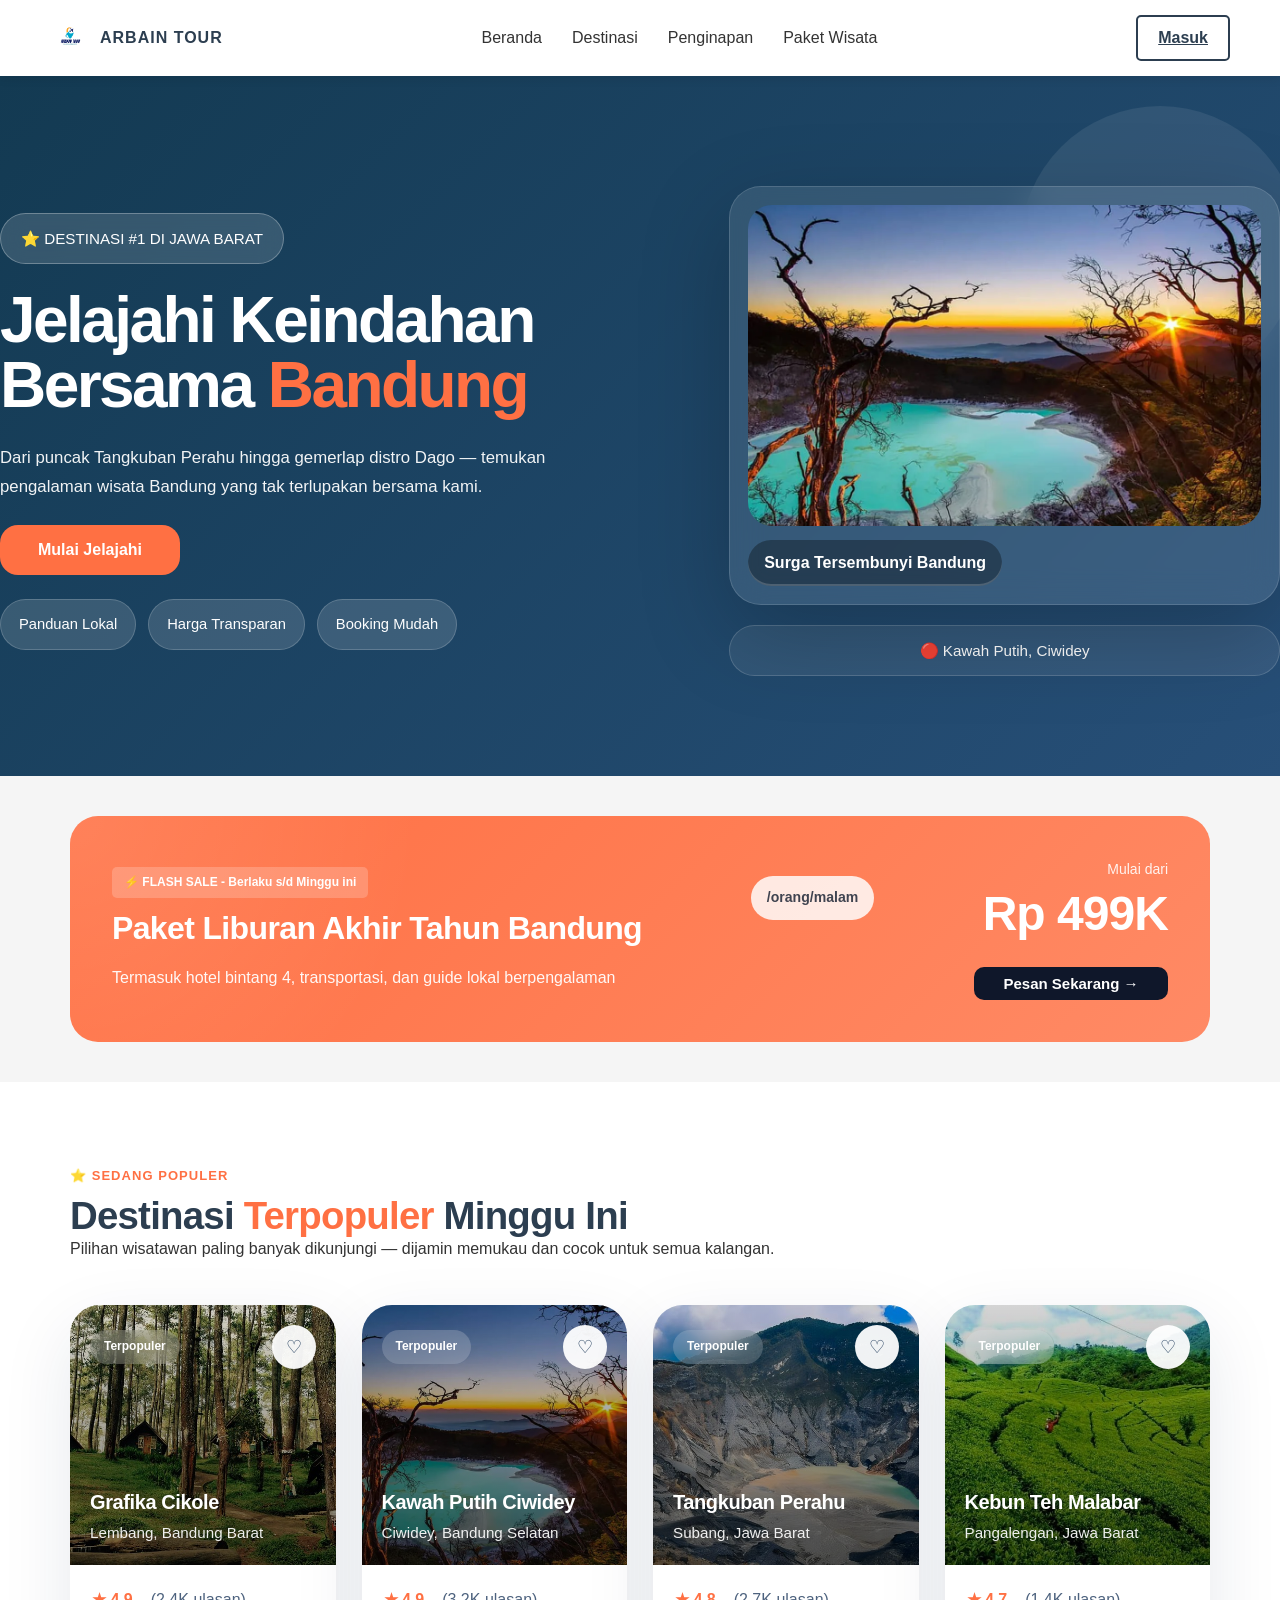
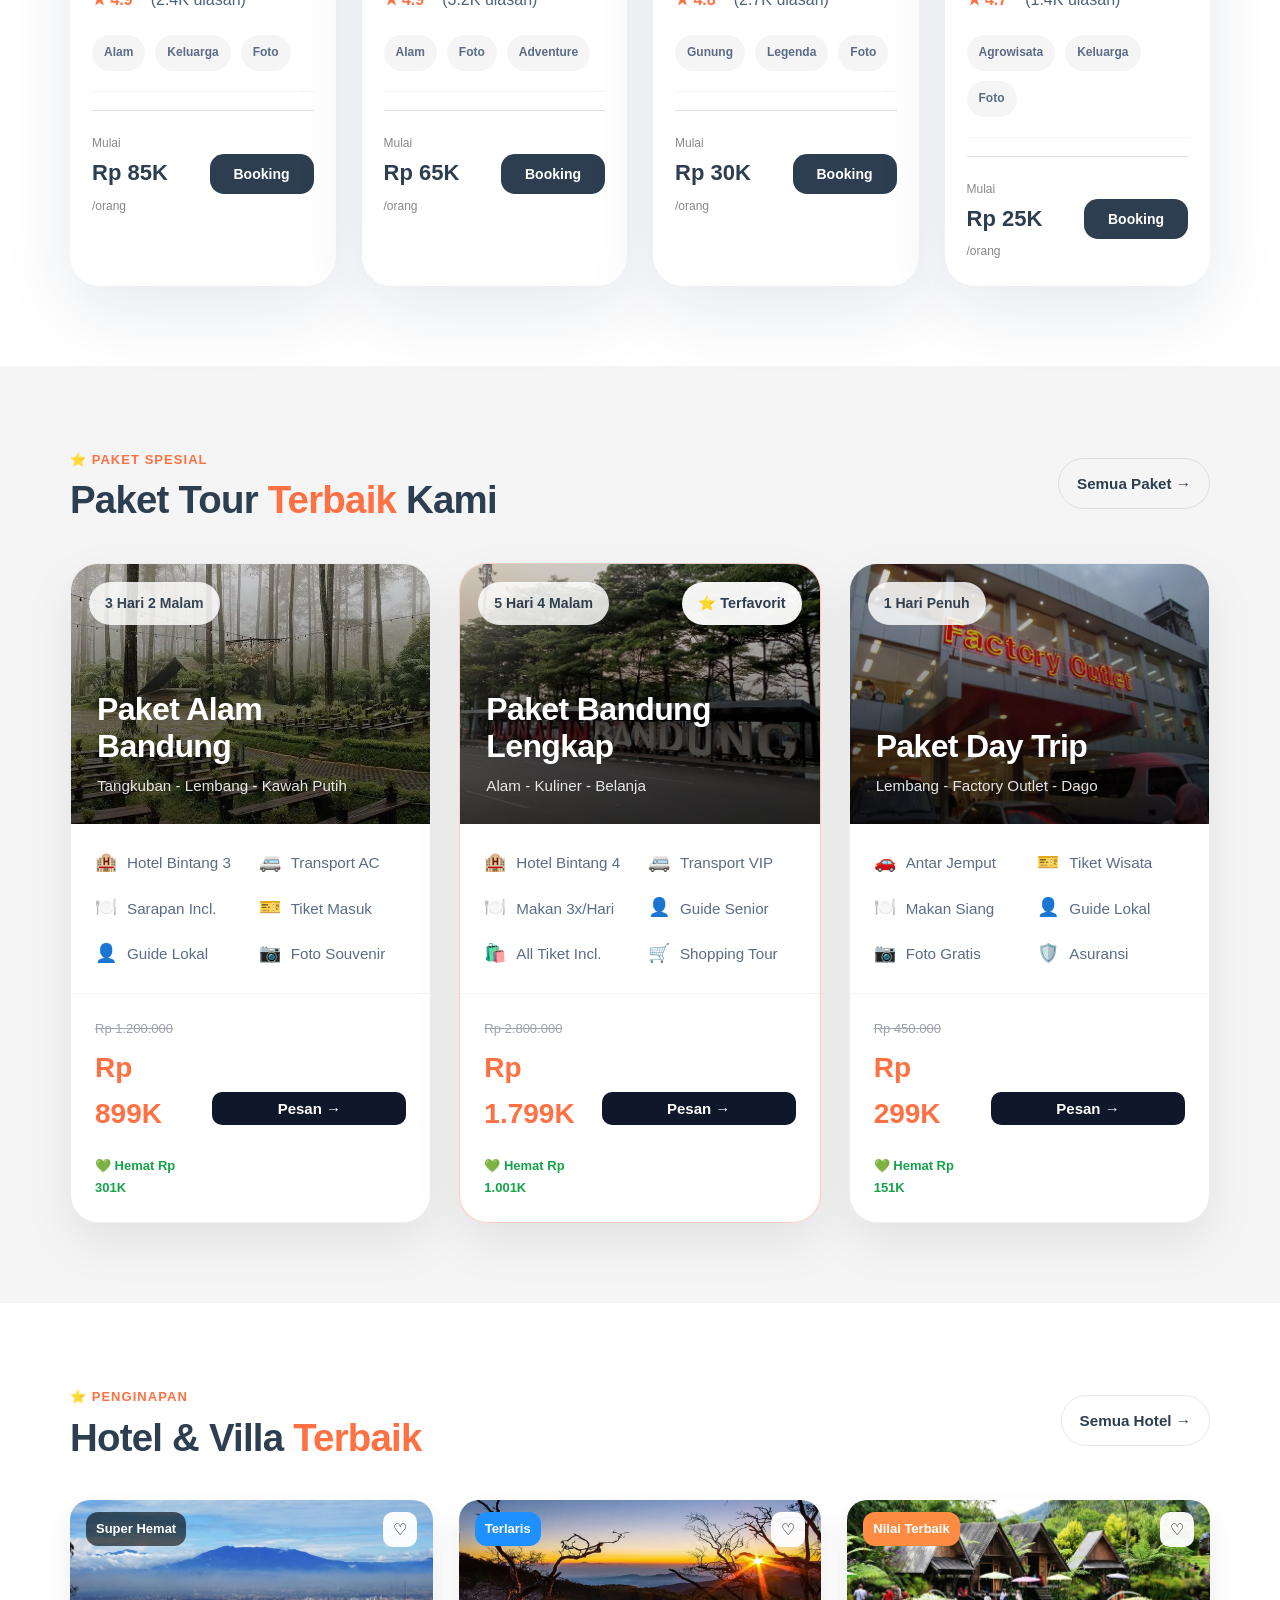
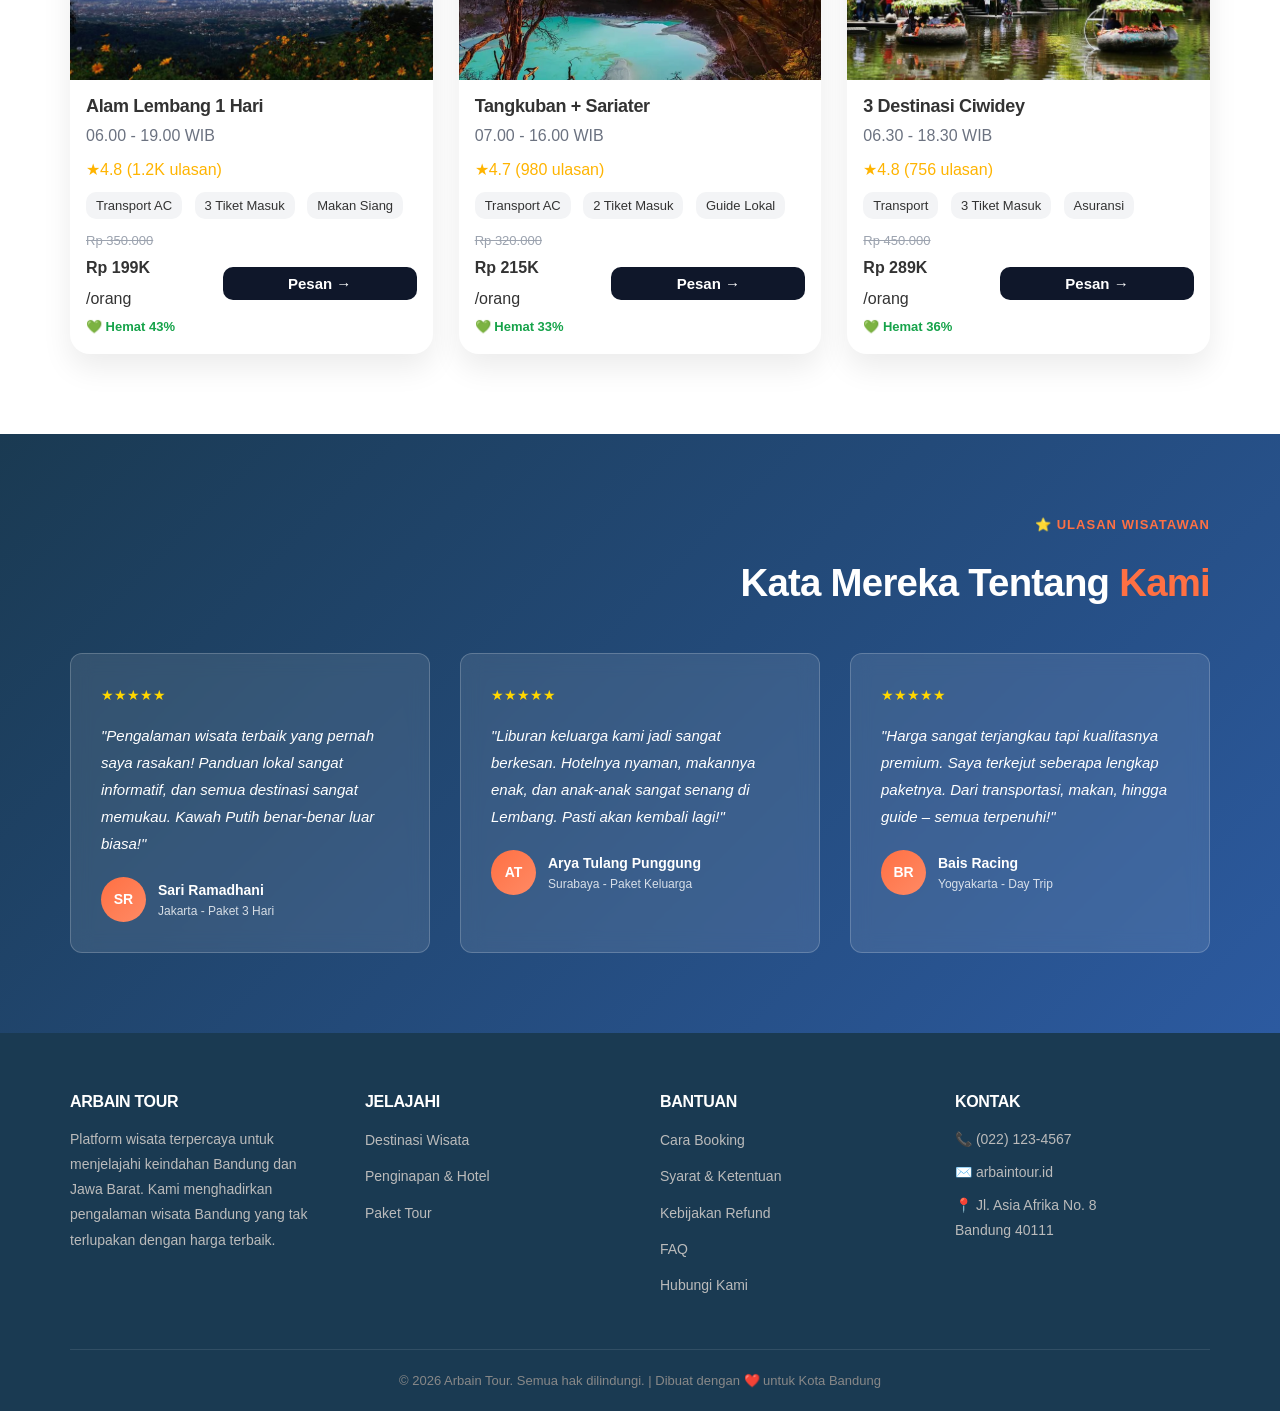
<file: ARBAIN TOUR/index.html>
<!DOCTYPE html>
<html lang="id">
<head>
    <meta charset="UTF-8">
    <meta name="viewport" content="width=device-width, initial-scale=1.0">
    <title>Arbain Tour - Platform Wisata Bandung & Jawa Barat</title>
    <link rel="stylesheet" href="style.css">
</head>
<body>
    <!-- NAVBAR -->
    <nav class="navbar">
        <div class="container navbar-content">
            <div class="logo">
                <img src="assets/Logo ARBAIN.png" alt="Arbain Tour" class="logo-icon logo-image">
                <span class="logo-text">ARBAIN TOUR</span>
            </div>
            <ul class="nav-menu">
                <li><a href="index.html" class="nav-link">Beranda</a></li>
                <li><a href="destinasi.html" class="nav-link">Destinasi</a></li>
                <li><a href="penginapan.html" class="nav-link">Penginapan</a></li>
                <li><a href="paket-wisata.html" class="nav-link">Paket Wisata</a></li>
            </ul>
            <a href="tampilan-login.html" class="btn-login">Masuk</a>
        </div>
    </nav>

    <!-- HERO SECTION -->
    <section class="hero">
        <div class="hero-content">
            <div class="hero-badge">
                <span>⭐ DESTINASI #1 DI JAWA BARAT</span>
            </div>
            <h1 class="hero-title">Jelajahi Keindahan<br> Bersama <span class="highlight">Bandung</span></h1>
            <p class="hero-subtitle">Dari puncak Tangkuban Perahu hingga gemerlap distro Dago — temukan pengalaman wisata Bandung yang tak terlupakan bersama kami.</p>
            <button class="btn-primary">Mulai Jelajahi</button>
            <div class="hero-meta">
                <span class="hero-pill">Panduan Lokal</span>
                <span class="hero-pill">Harga Transparan</span>
                <span class="hero-pill">Booking Mudah</span>
            </div>
        </div>
        <div class="hero-image">
            <div class="hero-img-card">
                <!-- Ganti dengan file yang akan Anda taruh: assets/Kawah-Putih-Tour-Bandung-2.webp -->
                <img src="assets/Kawah-Putih-Tour-Bandung-2.webp" alt="Kawah Putih, Ciwidey" class="hero-img-card-img">
                <div class="hero-img-caption">Surga Tersembunyi Bandung</div>
            </div>
            <div class="hero-img-location">🔴 Kawah Putih, Ciwidey</div>
        </div>
    </section>

    <!-- FLASH SALE -->
    <section class="flash-sale">
        <div class="container">
            <div class="flash-sale-content">
                <div class="flash-sale-left">
                    <span class="flash-badge">⚡ FLASH SALE - Berlaku s/d Minggu ini</span>
                    <h2>Paket Liburan Akhir Tahun Bandung</h2>
                    <p>Termasuk hotel bintang 4, transportasi, dan guide lokal berpengalaman</p>
                </div>
                    <div class="flash-sale-right">
                    <div class="price">
                        <span class="label">Mulai dari</span>
                        <h2>Rp 499K</h2>
                        <span class="duration">/orang/malam</span>
                    </div>
                    <button class="btn-secondary" data-buy data-buy-name="Paket Liburan Akhir Tahun Bandung" data-buy-price="499000" data-buy-img="assets/Kawah-Putih-Tour-Bandung-2.webp">Pesan Sekarang →</button>
                </div>
            </div>
        </div>
    </section>

    <!-- TOP DESTINASI -->
    <section id="destinasi" class="destinations">
        <div class="container">
            <div class="section-header">
                <div>
                    <span class="section-badge">⭐ SEDANG POPULER</span>
                    <h2>Destinasi <span class="highlight">Terpopuler</span> Minggu Ini</h2>
                    <p>Pilihan wisatawan paling banyak dikunjungi — dijamin memukau dan cocok untuk semua kalangan.</p>
                </div>
            </div>

            <div class="destinations-grid">
                <article class="dest-card">
                    <div class="dest-image" style="background-image: url('assets/grafika-cikole-lembang.jpg');">
                        <div class="dest-image-top">
                            <span class="dest-badge">Terpopuler</span>
                            <button class="heart-icon" aria-label="Simpan favorit">♡</button>
                        </div>
                        <div class="dest-image-overlay">
                            <h3>Grafika Cikole</h3>
                            <p>Lembang, Bandung Barat</p>
                        </div>
                    </div>
                    <div class="dest-info">
                        <div class="rating-row">
                            <span>★ 4.9</span>
                            <span>(2.4K ulasan)</span>
                        </div>
                        <div class="dest-tags">
                            <span>Alam</span>
                            <span>Keluarga</span>
                            <span>Foto</span>
                        </div>
                        <div class="dest-divider"></div>
                        <div class="dest-footer">
                            <div class="price-section">
                                <span class="label">Mulai</span>
                                <p class="price">Rp 85K</p>
                                <span class="per">/orang</span>
                            </div>
                                <button class="btn-small" data-buy data-buy-name="Grafika Cikole" data-buy-price="85000" data-buy-img="assets/grafika-cikole-lembang.jpg">Booking</button>
                        </div>
                    </div>
                </article>
                <article class="dest-card">
                    <div class="dest-image" style="background-image: url('assets/Kawah-Putih-Tour-Bandung-2.webp');">
                        <div class="dest-image-top">
                            <span class="dest-badge">Terpopuler</span>
                            <button class="heart-icon" aria-label="Simpan favorit">♡</button>
                        </div>
                        <div class="dest-image-overlay">
                            <h3>Kawah Putih Ciwidey</h3>
                            <p>Ciwidey, Bandung Selatan</p>
                        </div>
                    </div>
                    <div class="dest-info">
                        <div class="rating-row">
                            <span>★ 4.9</span>
                            <span>(3.2K ulasan)</span>
                        </div>
                        <div class="dest-tags">
                            <span>Alam</span>
                            <span>Foto</span>
                            <span>Adventure</span>
                        </div>
                        <div class="dest-divider"></div>
                        <div class="dest-footer">
                            <div class="price-section">
                                <span class="label">Mulai</span>
                                <p class="price">Rp 65K</p>
                                <span class="per">/orang</span>
                            </div>
                            <button class="btn-small" data-buy data-buy-name="Kawah Putih Ciwidey" data-buy-price="65000" data-buy-img="assets/Kawah-Putih-Tour-Bandung-2.webp">Booking</button>
                        </div>
                    </div>
                </article>
                <article class="dest-card">
                    <div class="dest-image" style="background-image: url('assets/tangkuban perahu.jpeg');">
                        <div class="dest-image-top">
                            <span class="dest-badge">Terpopuler</span>
                            <button class="heart-icon" aria-label="Simpan favorit">♡</button>
                        </div>
                        <div class="dest-image-overlay">
                            <h3>Tangkuban Perahu</h3>
                            <p>Subang, Jawa Barat</p>
                        </div>
                    </div>
                    <div class="dest-info">
                        <div class="rating-row">
                            <span>★ 4.8</span>
                            <span>(2.7K ulasan)</span>
                        </div>
                        <div class="dest-tags">
                            <span>Gunung</span>
                            <span>Legenda</span>
                            <span>Foto</span>
                        </div>
                        <div class="dest-divider"></div>
                        <div class="dest-footer">
                            <div class="price-section">
                                <span class="label">Mulai</span>
                                <p class="price">Rp 30K</p>
                                <span class="per">/orang</span>
                            </div>
                            <button class="btn-small" data-buy data-buy-name="Tangkuban Perahu" data-buy-price="30000" data-buy-img="assets/tangkuban perahu.jpeg">Booking</button>
                        </div>
                    </div>
                </article>
                <article class="dest-card">
                    <div class="dest-image" style="background-image: url('assets/wisata-perkebunan-teh-malabar-bandung-2.jpg');">
                        <div class="dest-image-top">
                            <span class="dest-badge">Terpopuler</span>
                            <button class="heart-icon" aria-label="Simpan favorit">♡</button>
                        </div>
                        <div class="dest-image-overlay">
                            <h3>Kebun Teh Malabar</h3>
                            <p>Pangalengan, Jawa Barat</p>
                        </div>
                    </div>
                    <div class="dest-info">
                        <div class="rating-row">
                            <span>★ 4.7</span>
                            <span>(1.4K ulasan)</span>
                        </div>
                        <div class="dest-tags">
                            <span>Agrowisata</span>
                            <span>Keluarga</span>
                            <span>Foto</span>
                        </div>
                        <div class="dest-divider"></div>
                        <div class="dest-footer">
                            <div class="price-section">
                                <span class="label">Mulai</span>
                                <p class="price">Rp 25K</p>
                                <span class="per">/orang</span>
                            </div>
                            <button class="btn-small" data-buy data-buy-name="Kebun Teh Malabar" data-buy-price="25000" data-buy-img="assets/wisata-perkebunan-teh-malabar-bandung-2.jpg">Booking</button>
                        </div>
                    </div>
                </article>
            </div>
        </div>
    </section>

    <!-- PAKET SPESIAL -->
    <section id="paket" class="special-packages">
        <div class="container">
            <div class="section-header">
                <div>
                    <span class="section-badge">⭐ PAKET SPESIAL</span>
                    <h2>Paket Tour <span class="highlight">Terbaik</span> Kami</h2>
                </div>
                <a href="paket-wisata.html" class="link-more">Semua Paket →</a>
            </div>
            <div class="packages-grid">
                <div class="package-card">
                    <div class="package-image" style="background-image: url('assets/Orchid Garden Cikole - Google Penelusuran.jpg');">
                        <span class="duration">3 Hari 2 Malam</span>
                        <div class="package-image-copy">
                            <h3>Paket Alam Bandung</h3>
                            <p>Tangkuban - Lembang - Kawah Putih</p>
                        </div>
                    </div>
                    <div class="package-details">
                        <div class="detail-item">
                            <span class="icon">🏨</span>
                            <span>Hotel Bintang 3</span>
                        </div>
                        <div class="detail-item">
                            <span class="icon">🚐</span>
                            <span>Transport AC</span>
                        </div>
                        <div class="detail-item">
                            <span class="icon">🍽️</span>
                            <span>Sarapan Incl.</span>
                        </div>
                        <div class="detail-item">
                            <span class="icon">🎫</span>
                            <span>Tiket Masuk</span>
                        </div>
                        <div class="detail-item">
                            <span class="icon">👤</span>
                            <span>Guide Lokal</span>
                        </div>
                        <div class="detail-item">
                            <span class="icon">📷</span>
                            <span>Foto Souvenir</span>
                        </div>
                    </div>
                    <div class="package-footer">
                        <div>
                            <div class="original-price">Rp 1.200.000</div>
                            <div class="package-price">Rp 899K</div>
                            <div class="saving">💚 Hemat Rp 301K</div>
                        </div>
                        <button class="btn-secondary" data-buy data-buy-name="Paket Alam Bandung" data-buy-price="899000" data-buy-img="assets/Orchid Garden Cikole - Google Penelusuran.jpg">Pesan →</button>
                    </div>
                </div>

                <div class="package-card featured">
                    <div class="package-image" style="background-image: url('assets/alun alun bandung.jpg');">
                        <span class="duration">5 Hari 4 Malam</span>
                        <span class="package-featured-badge">⭐ Terfavorit</span>
                        <div class="package-image-copy">
                            <h3>Paket Bandung Lengkap</h3>
                            <p>Alam - Kuliner - Belanja</p>
                        </div>
                    </div>
                    <div class="package-details">
                        <div class="detail-item">
                            <span class="icon">🏨</span>
                            <span>Hotel Bintang 4</span>
                        </div>
                        <div class="detail-item">
                            <span class="icon">🚐</span>
                            <span>Transport VIP</span>
                        </div>
                        <div class="detail-item">
                            <span class="icon">🍽️</span>
                            <span>Makan 3x/Hari</span>
                        </div>
                        <div class="detail-item">
                            <span class="icon">👤</span>
                            <span>Guide Senior</span>
                        </div>
                        <div class="detail-item">
                            <span class="icon">🛍️</span>
                            <span>All Tiket Incl.</span>
                        </div>
                        <div class="detail-item">
                            <span class="icon">🛒</span>
                            <span>Shopping Tour</span>
                        </div>
                    </div>
                    <div class="package-footer">
                        <div>
                            <div class="original-price">Rp 2.800.000</div>
                            <div class="package-price">Rp 1.799K</div>
                            <div class="saving">💚 Hemat Rp 1.001K</div>
                        </div>
                        <button class="btn-secondary" data-buy data-buy-name="Paket Bandung Lengkap" data-buy-price="1799000" data-buy-img="assets/alun alun bandung.jpg">Pesan →</button>
                    </div>
                </div>

                <div class="package-card">
                    <div class="package-image" style="background-image: url('assets/factory outlet.jpg');">
                        <span class="duration">1 Hari Penuh</span>
                        <div class="package-image-copy">
                            <h3>Paket Day Trip</h3>
                            <p>Lembang - Factory Outlet - Dago</p>
                        </div>
                    </div>
                    <div class="package-details">
                        <div class="detail-item">
                            <span class="icon">🚗</span>
                            <span>Antar Jemput</span>
                        </div>
                        <div class="detail-item">
                            <span class="icon">🎫</span>
                            <span>Tiket Wisata</span>
                        </div>
                        <div class="detail-item">
                            <span class="icon">🍽️</span>
                            <span>Makan Siang</span>
                        </div>
                        <div class="detail-item">
                            <span class="icon">👤</span>
                            <span>Guide Lokal</span>
                        </div>
                        <div class="detail-item">
                            <span class="icon">📷</span>
                            <span>Foto Gratis</span>
                        </div>
                        <div class="detail-item">
                            <span class="icon">🛡️</span>
                            <span>Asuransi</span>
                        </div>
                    </div>
                    <div class="package-footer">
                        <div>
                            <div class="original-price">Rp 450.000</div>
                            <div class="package-price">Rp 299K</div>
                            <div class="saving">💚 Hemat Rp 151K</div>
                        </div>
                        <button class="btn-secondary" data-buy data-buy-name="Paket Day Trip" data-buy-price="299000" data-buy-img="assets/factory outlet.jpg">Pesan →</button>
                    </div>
                </div>
            </div>
        </div>
    </section>

    <!-- PENGINAPAN -->
    <section id="penginapan" class="accommodations">
        <div class="container">
            <div class="section-header">
                <div>
                    <span class="section-badge">⭐ PENGINAPAN</span>
                    <h2>Hotel & Villa <span class="highlight">Terbaik</span></h2>
                </div>
                <a href="penginapan.html" class="link-more">Semua Hotel →</a>
            </div>
            <div class="accommodations-grid">
                <div class="accommodation-card">
                    <div class="accommodation-image" style="background-image: url('assets/Fastrans Travel _ Bandung Tour - Paket Tour Wisata Bandung.jpg');">
                        <div class="accommodation-image-overlay">
                            <span class="accom-badge">Super Hemat</span>
                            <button class="accom-heart" aria-label="Simpan favorit">♡</button>
                        </div>
                    </div>
                    <div class="accommodation-info">
                        <h3>Alam Lembang 1 Hari</h3>
                        <p class="time">06.00 - 19.00 WIB</p>
                        <div class="rating">★4.8 (1.2K ulasan)</div>
                        <div class="accommodation-amenities card-amenities">
                            <span>Transport AC</span>
                            <span>3 Tiket Masuk</span>
                            <span>Makan Siang</span>
                        </div>
                        <div class="accommodation-footer">
                            <div>
                                <p class="original-price">Rp 350.000</p>
                                <p class="accommodation-price">Rp 199K</p>
                                <span class="per-night">/orang</span>
                                <p class="saving">💚 Hemat 43%</p>
                            </div>
                            <div class="accommodation-actions">
                                <button class="btn-secondary" data-buy data-buy-name="Alam Lembang 1 Hari" data-buy-price="199000" data-buy-img="assets/Fastrans Travel _ Bandung Tour - Paket Tour Wisata Bandung.jpg">Pesan →</button>
                            </div>
                        </div>
                    </div>
                </div>

                <div class="accommodation-card">
                    <div class="accommodation-image" style="background-image: url('assets/Kawah-Putih-Tour-Bandung-2.webp');">
                        <div class="accommodation-image-overlay">
                            <span class="accom-badge blue">Terlaris</span>
                            <button class="accom-heart" aria-label="Simpan favorit">♡</button>
                        </div>
                    </div>
                    <div class="accommodation-info">
                        <h3>Tangkuban + Sariater</h3>
                        <p class="time">07.00 - 16.00 WIB</p>
                        <div class="rating">★4.7 (980 ulasan)</div>
                        <div class="accommodation-amenities card-amenities">
                            <span>Transport AC</span>
                            <span>2 Tiket Masuk</span>
                            <span>Guide Lokal</span>
                        </div>
                        <div class="accommodation-footer">
                            <div>
                                <p class="original-price">Rp 320.000</p>
                                <p class="accommodation-price">Rp 215K</p>
                                <span class="per-night">/orang</span>
                                <p class="saving">💚 Hemat 33%</p>
                            </div>
                            <div class="accommodation-actions">
                                <button class="btn-secondary" data-buy data-buy-name="Tangkuban + Sariater" data-buy-price="215000" data-buy-img="assets/Kawah-Putih-Tour-Bandung-2.webp">Pesan →</button>
                            </div>
                        </div>
                    </div>
                </div>

                <div class="accommodation-card">
                    <div class="accommodation-image" style="background-image: url('assets/Lembang, Bandung.jpg');">
                        <div class="accommodation-image-overlay">
                            <span class="accom-badge orange">Nilai Terbaik</span>
                            <button class="accom-heart" aria-label="Simpan favorit">♡</button>
                        </div>
                    </div>
                    <div class="accommodation-info">
                        <h3>3 Destinasi Ciwidey</h3>
                        <p class="time">06.30 - 18.30 WIB</p>
                        <div class="rating">★4.8 (756 ulasan)</div>
                        <div class="accommodation-amenities card-amenities">
                            <span>Transport</span>
                            <span>3 Tiket Masuk</span>
                            <span>Asuransi</span>
                        </div>
                        <div class="accommodation-footer">
                            <div>
                                <p class="original-price">Rp 450.000</p>
                                <p class="accommodation-price">Rp 289K</p>
                                <span class="per-night">/orang</span>
                                <p class="saving">💚 Hemat 36%</p>
                            </div>
                            <div class="accommodation-actions">
                                <button class="btn-secondary" data-buy data-buy-name="3 Destinasi Ciwidey" data-buy-price="289000" data-buy-img="assets/Lembang, Bandung.jpg">Pesan →</button>
                            </div>
                        </div>
                    </div>
                </div>
            </div>
        </div>
    </section>

    <!-- TESTIMONIAL -->
    <section class="testimonials">
        <div class="container">
            <div class="section-header">
                <span class="section-badge">⭐ ULASAN WISATAWAN</span>
                <h2>Kata Mereka Tentang <span class="highlight">Kami</span></h2>
            </div>
            <div class="testimonials-grid">
                <div class="testimonial-card">
                    <div class="rating">★★★★★</div>
                    <p class="testimonial-text">"Pengalaman wisata terbaik yang pernah saya rasakan! Panduan lokal sangat informatif, dan semua destinasi sangat memukau. Kawah Putih benar-benar luar biasa!"</p>
                    <div class="testimonial-author">
                        <div class="author-avatar">SR</div>
                        <div>
                            <strong>Sari Ramadhani</strong>
                            <small>Jakarta - Paket 3 Hari</small>
                        </div>
                    </div>
                </div>

                <div class="testimonial-card">
                    <div class="rating">★★★★★</div>
                    <p class="testimonial-text">"Liburan keluarga kami jadi sangat berkesan. Hotelnya nyaman, makannya enak, dan anak-anak sangat senang di Lembang. Pasti akan kembali lagi!"</p>
                    <div class="testimonial-author">
                        <div class="author-avatar">AT</div>
                        <div>
                            <strong>Arya Tulang Punggung</strong>
                            <small>Surabaya - Paket Keluarga</small>
                        </div>
                    </div>
                </div>

                <div class="testimonial-card">
                    <div class="rating">★★★★★</div>
                    <p class="testimonial-text">"Harga sangat terjangkau tapi kualitasnya premium. Saya terkejut seberapa lengkap paketnya. Dari transportasi, makan, hingga guide – semua terpenuhi!"</p>
                    <div class="testimonial-author">
                        <div class="author-avatar">BR</div>
                        <div>
                            <strong>Bais Racing</strong>
                            <small>Yogyakarta - Day Trip</small>
                        </div>
                    </div>
                </div>
            </div>
        </div>
    </section>

    <!-- FOOTER -->
    <footer class="footer">
        <div class="container">
            <div class="footer-grid">
                <div class="footer-section">
                    <h3>ARBAIN TOUR</h3>
                    <p>Platform wisata terpercaya untuk menjelajahi keindahan Bandung dan Jawa Barat. Kami menghadirkan pengalaman wisata Bandung yang tak terlupakan dengan harga terbaik.</p>
                </div>
                <div class="footer-section">
                    <h4>JELAJAHI</h4>
                    <ul>
                        <li><a href="#">Destinasi Wisata</a></li>
                        <li><a href="#">Penginapan & Hotel</a></li>
                        <li><a href="#">Paket Tour</a></li>
                    </ul>
                </div>
                <div class="footer-section">
                    <h4>BANTUAN</h4>
                    <ul>
                        <li><a href="#">Cara Booking</a></li>
                        <li><a href="#">Syarat & Ketentuan</a></li>
                        <li><a href="#">Kebijakan Refund</a></li>
                        <li><a href="#">FAQ</a></li>
                        <li><a href="#">Hubungi Kami</a></li>
                    </ul>
                </div>
                <div class="footer-section">
                    <h4>KONTAK</h4>
                    <p>📞 (022) 123-4567</p>
                    <p>✉️ arbaintour.id</p>
                    <p>📍 Jl. Asia Afrika No. 8<br>Bandung 40111</p>
                </div>
            </div>
            <div class="footer-bottom">
                <p>© 2026 Arbain Tour. Semua hak dilindungi. | Dibuat dengan ❤️ untuk Kota Bandung</p>
            </div>
        </div>
    </footer>

    <script src="script.js"></script>
</body>
</html>
</file>
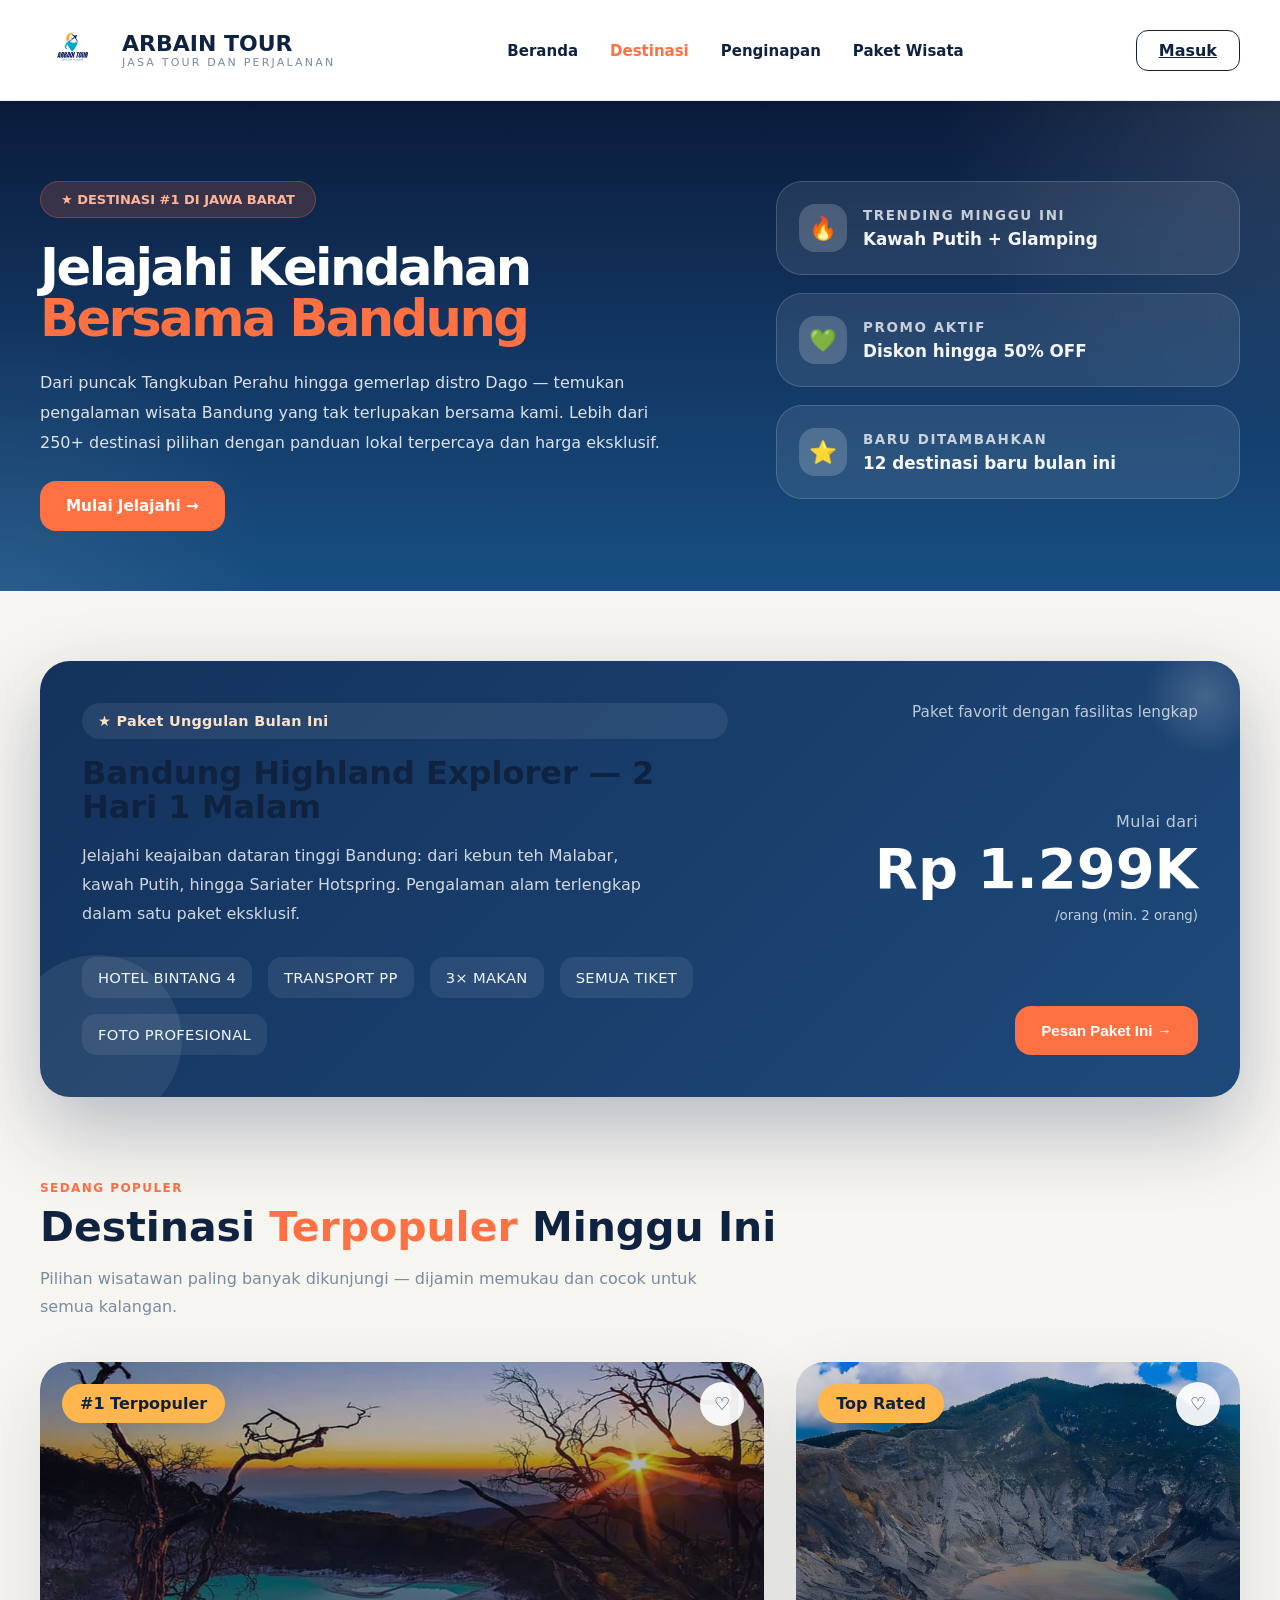
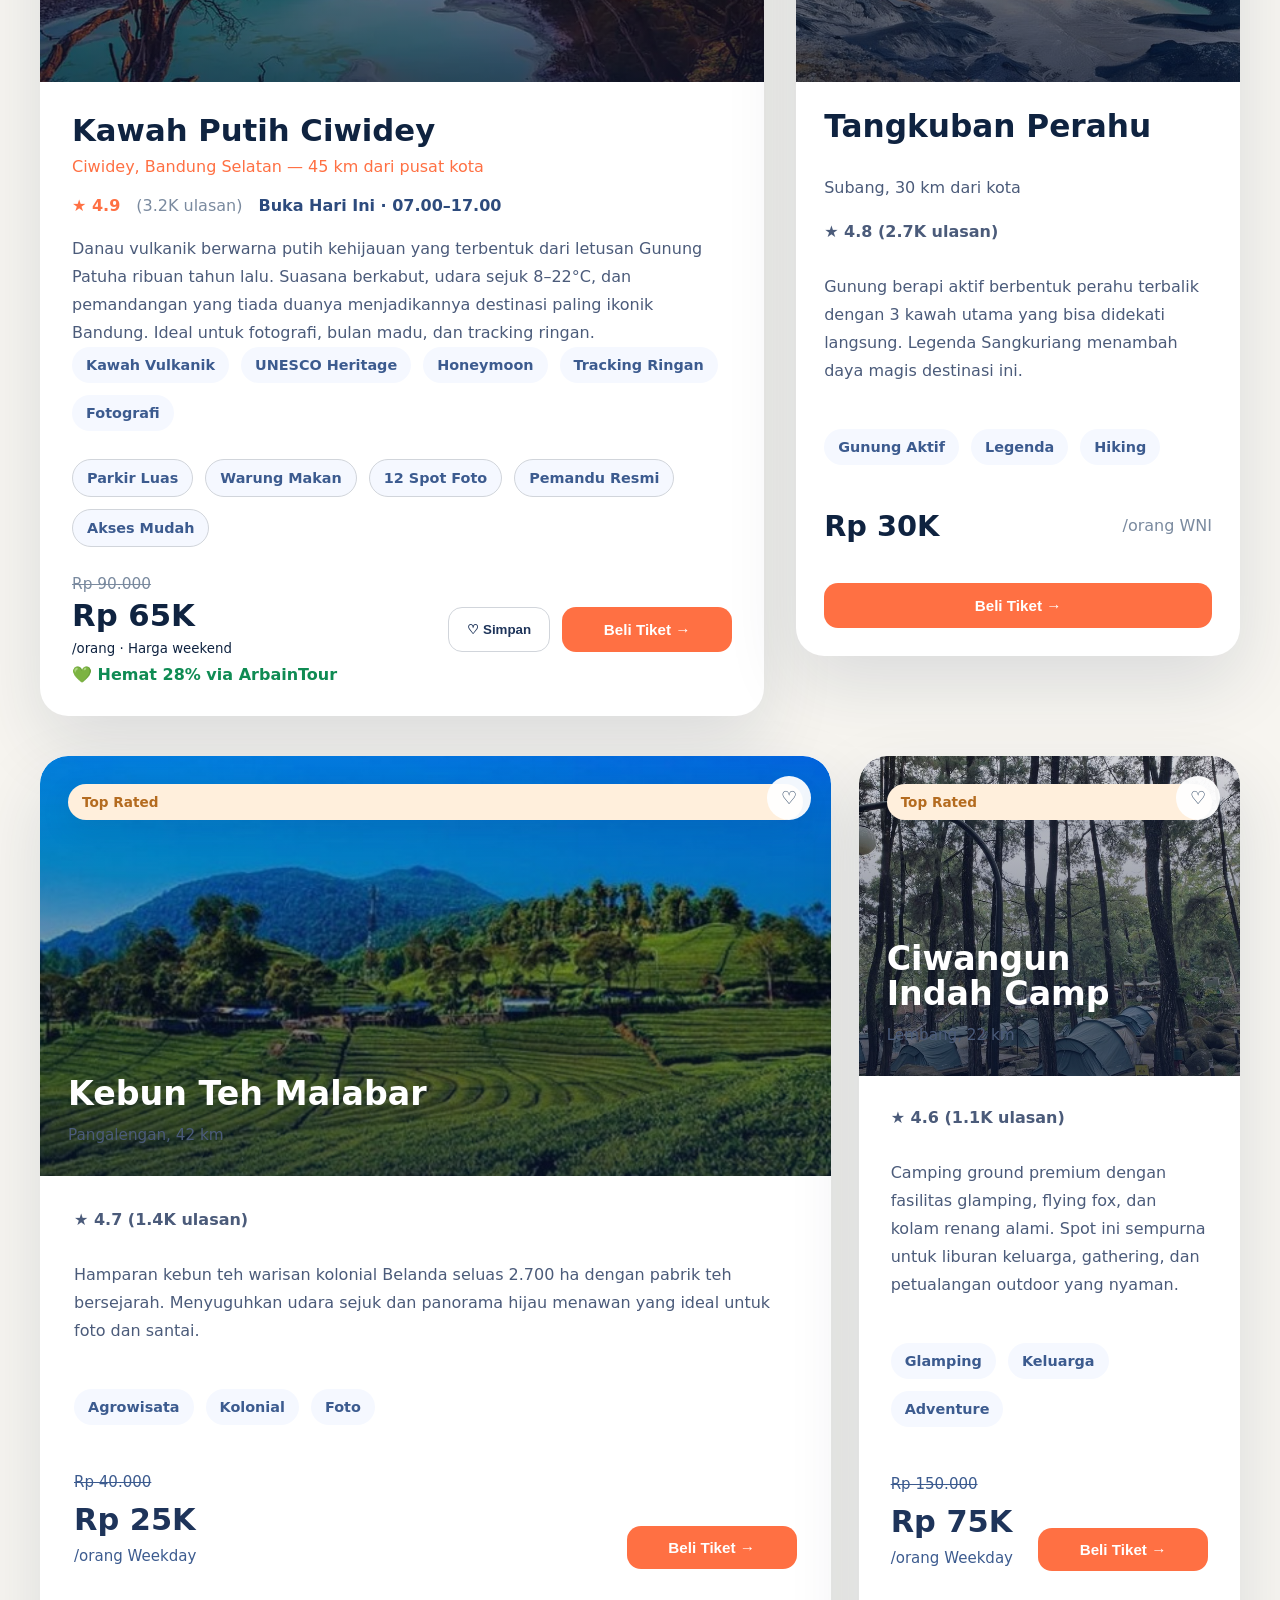
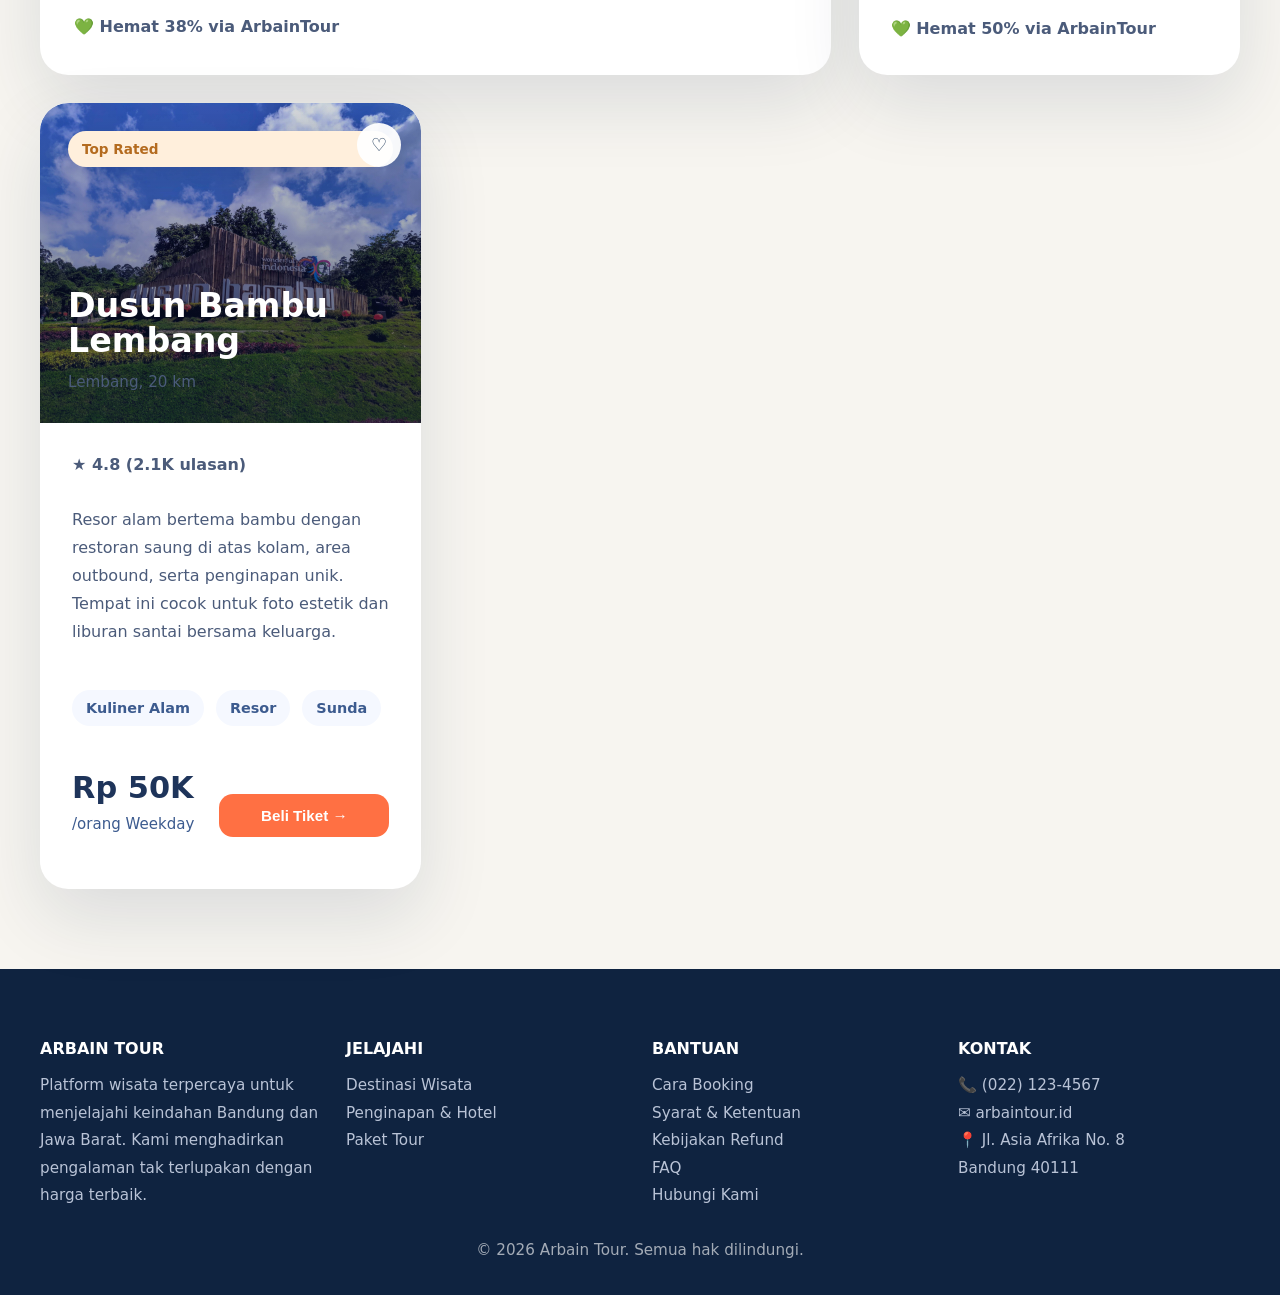
<file: ARBAIN TOUR/destinasi.html>
<!DOCTYPE html>
<html lang="id">
<head>
    <meta charset="UTF-8">
    <meta name="viewport" content="width=device-width, initial-scale=1.0">
    <title>Arbain Tour - Destinasi Bandung</title>
    <link rel="stylesheet" href="destinasi.css">
</head>
<body>
    <nav class="navbar">
        <div class="container navbar-content">
            <div class="logo">
                <img src="assets/Logo ARBAIN.png" alt="Arbain Tour" class="logo-icon logo-image">
                <div>
                    <span class="logo-text">ARBAIN TOUR</span>
                    <span class="logo-subtitle">jasa tour dan perjalanan</span>
                </div>
            </div>
            <ul class="nav-menu">
                <li><a href="index.html" class="nav-link">Beranda</a></li>
                <li><a href="destinasi.html" class="nav-link active">Destinasi</a></li>
                <li><a href="penginapan.html" class="nav-link">Penginapan</a></li>
                <li><a href="paket-wisata.html" class="nav-link">Paket Wisata</a></li>
            </ul>
            <a href="tampilan-login.html" class="btn-login">Masuk</a>
        </div>
    </nav>

    <header id="hero" class="hero hero-destinasi">
        <div class="container hero-grid">
            <div class="hero-copy">
                <span class="hero-badge">★ DESTINASI #1 DI JAWA BARAT</span>
                <h1>Jelajahi Keindahan <span class="highlight">Bersama Bandung</span></h1>
                <p>Dari puncak Tangkuban Perahu hingga gemerlap distro Dago — temukan pengalaman wisata Bandung yang tak terlupakan bersama kami. Lebih dari 250+ destinasi pilihan dengan panduan lokal terpercaya dan harga eksklusif.</p>
                <a href="#section-populer" class="btn-primary btn-hero">Mulai Jelajahi →</a>
            </div>

            <div class="hero-cards">
                <article class="info-card info-card-fire">
                    <span class="info-icon">🔥</span>
                    <div>
                        <p class="info-title">Trending minggu ini</p>
                        <p class="info-text">Kawah Putih + Glamping</p>
                    </div>
                </article>
                <article class="info-card info-card-sale">
                    <span class="info-icon">💚</span>
                    <div>
                        <p class="info-title">Promo aktif</p>
                        <p class="info-text">Diskon hingga 50% OFF</p>
                    </div>
                </article>
                <article class="info-card info-card-new">
                    <span class="info-icon">⭐</span>
                    <div>
                        <p class="info-title">Baru ditambahkan</p>
                        <p class="info-text">12 destinasi baru bulan ini</p>
                    </div>
                </article>
            </div>
        </div>
    </header>

    <section class="featured-package container">
        <div class="featured-box">
            <div class="featured-copy">
                <span class="featured-badge">★ Paket Unggulan Bulan Ini</span>
                <h2>Bandung Highland Explorer — 2 Hari 1 Malam</h2>
                <p>Jelajahi keajaiban dataran tinggi Bandung: dari kebun teh Malabar, kawah Putih, hingga Sariater Hotspring. Pengalaman alam terlengkap dalam satu paket eksklusif.</p>
                <div class="featured-list">
                    <span>Hotel Bintang 4</span>
                    <span>Transport PP</span>
                    <span>3× Makan</span>
                    <span>Semua Tiket</span>
                    <span>Foto Profesional</span>
                </div>
            </div>
                <div class="featured-action">
                <div class="featured-price">
                    <span>Mulai dari</span>
                    <h2>Rp 1.299K</h2>
                    <small>/orang (min. 2 orang)</small>
                    </div>
                    <button class="btn-primary" data-buy data-buy-name="Bandung Highland Explorer" data-buy-price="1299000" data-buy-img="assets/Kawah-Putih-Tour-Bandung-2.webp">Pesan Paket Ini →</button>
            </div>
        </div>
    </section>

    <section id="section-populer" class="section-populer container">
        <div class="section-header">
            <div>
                <span class="section-label">SEDANG POPULER</span>
                <h2>Destinasi <span class="highlight">Terpopuler</span> Minggu Ini</h2>
                <p>Pilihan wisatawan paling banyak dikunjungi — dijamin memukau dan cocok untuk semua kalangan.</p>
            </div>
        </div>

        <div class="popular-grid">
            <article class="popular-large-card">
                <div class="popular-image-large" style="background-image: url('assets/Kawah-Putih-Tour-Bandung-2.webp');">
                    <span class="popular-badge">#1 Terpopuler</span>
                    <button class="btn-heart" aria-label="Simpan favorit">♡</button>
                </div>
                <div class="popular-copy">
                    <h3>Kawah Putih Ciwidey</h3>
                    <p class="popular-location">Ciwidey, Bandung Selatan — 45 km dari pusat kota</p>
                    <div class="rating-row">
                        <span>★ 4.9</span>
                        <span>(3.2K ulasan)</span>
                        <span class="status">Buka Hari Ini · 07.00–17.00</span>
                    </div>
                    <p class="popular-description">Danau vulkanik berwarna putih kehijauan yang terbentuk dari letusan Gunung Patuha ribuan tahun lalu. Suasana berkabut, udara sejuk 8–22°C, dan pemandangan yang tiada duanya menjadikannya destinasi paling ikonik Bandung. Ideal untuk fotografi, bulan madu, dan tracking ringan.</p>
                    <div class="features-row">
                        <span>Kawah Vulkanik</span>
                        <span>UNESCO Heritage</span>
                        <span>Honeymoon</span>
                        <span>Tracking Ringan</span>
                        <span>Fotografi</span>
                    </div>
                    <div class="icon-row">
                        <span>Parkir Luas</span>
                        <span>Warung Makan</span>
                        <span>12 Spot Foto</span>
                        <span>Pemandu Resmi</span>
                        <span>Akses Mudah</span>
                    </div>
                    <div class="popular-footer">
                        <div>
                            <p class="old-price">Rp 90.000</p>
                            <h3>Rp 65K</h3>
                            <small>/orang · Harga weekend</small>
                            <p class="saving">💚 Hemat 28% via ArbainTour</p>
                        </div>
                        <div class="popular-actions">
                            <button class="btn-outline">♡ Simpan</button>
                            <button class="btn-primary btn-small" data-buy data-buy-name="Kawah Putih Ciwidey - Tiket" data-buy-price="65000" data-buy-img="assets/Kawah-Putih-Tour-Bandung-2.webp">Beli Tiket →</button>
                        </div>
                    </div>
                </div>
            </article>

            <div class="popular-side-cards">
                <article class="small-card">
                    <div class="small-image" style="background-image: url('assets/tangkuban perahu.jpeg');">
                        <span class="small-badge">Top Rated</span>
                        <button class="btn-heart" aria-label="Simpan favorit">♡</button>
                    </div>
                    <div class="card-copy">
                        <h4>Tangkuban Perahu</h4>
                        <p>Subang, 30 km dari kota</p>
                        <div class="sub-rating">★ 4.8 (2.7K ulasan)</div>
                        <p>Gunung berapi aktif berbentuk perahu terbalik dengan 3 kawah utama yang bisa didekati langsung. Legenda Sangkuriang menambah daya magis destinasi ini.</p>
                        <div class="card-tags">
                            <span>Gunung Aktif</span>
                            <span>Legenda</span>
                            <span>Hiking</span>
                        </div>
                        <div class="card-price-row">
                            <strong>Rp 30K</strong>
                            <span>/orang WNI</span>
                        </div>
                        <button class="btn-primary btn-small" data-buy data-buy-name="Tangkuban Perahu - Tiket" data-buy-price="30000" data-buy-img="assets/tangkuban perahu.jpeg">Beli Tiket →</button>
                    </div>
                </article>
            </div>
        </div>

        <div class="grid-row-3">
            <article class="destination-card featured-card">
                <div class="destination-image" style="background-image: url('assets/perkebunan teh malabar pangalengan 2.jpg');">
                    <div class="destination-image-overlay">
                        <span class="tag">Top Rated</span>
                        <button class="btn-heart">♡</button>
                        <div class="destination-image-copy">
                            <h3>Kebun Teh Malabar</h3>
                            <p>Pangalengan, 42 km</p>
                        </div>
                    </div>
                </div>
                <div class="card-copy">
                    <div class="sub-rating">★ 4.7 (1.4K ulasan)</div>
                    <p>Hamparan kebun teh warisan kolonial Belanda seluas 2.700 ha dengan pabrik teh bersejarah. Menyuguhkan udara sejuk dan panorama hijau menawan yang ideal untuk foto dan santai.</p>
                    <div class="card-tags">
                        <span>Agrowisata</span>
                        <span>Kolonial</span>
                        <span>Foto</span>
                    </div>
                    <div class="price-row">
                        <div>
                            <p class="old-price">Rp 40.000</p>
                            <strong>Rp 25K</strong>
                            <p class="price-note">/orang Weekday</p>
                        </div>
                        <button class="btn-primary btn-small" data-buy data-buy-name="Kebun Teh Malabar - Tiket" data-buy-price="25000" data-buy-img="assets/perkebunan teh malabar pangalengan 2.jpg">Beli Tiket →</button>
                    </div>
                    <p class="saving-text">💚 Hemat 38% via ArbainTour</p>
                </div>
            </article>
            <article class="destination-card secondary-card">
                <div class="destination-image" style="background-image: url('assets/destinasi.jpg');">
                    <div class="destination-image-overlay">
                        <span class="tag">Top Rated</span>
                        <button class="btn-heart">♡</button>
                        <div class="destination-image-copy">
                            <h3>Ciwangun Indah Camp</h3>
                            <p>Lembang, 22 km</p>
                        </div>
                    </div>
                </div>
                <div class="card-copy">
                    <div class="sub-rating">★ 4.6 (1.1K ulasan)</div>
                    <p>Camping ground premium dengan fasilitas glamping, flying fox, dan kolam renang alami. Spot ini sempurna untuk liburan keluarga, gathering, dan petualangan outdoor yang nyaman.</p>
                    <div class="card-tags">
                        <span>Glamping</span>
                        <span>Keluarga</span>
                        <span>Adventure</span>
                    </div>
                    <div class="price-row">
                        <div>
                            <p class="old-price">Rp 150.000</p>
                            <strong>Rp 75K</strong>
                            <p class="price-note">/orang Weekday</p>
                        </div>
                        <button class="btn-primary btn-small" data-buy data-buy-name="Ciwangun Indah Camp - Tiket" data-buy-price="75000" data-buy-img="assets/destinasi.jpg">Beli Tiket →</button>
                    </div>
                    <p class="saving-text">💚 Hemat 50% via ArbainTour</p>
                </div>
            </article>
            <article class="destination-card secondary-card">
                <div class="destination-image" style="background-image: url('assets/dusun-bambu_11zon-scaled.jpg');">
                    <div class="destination-image-overlay">
                        <span class="tag">Top Rated</span>
                        <button class="btn-heart">♡</button>
                        <div class="destination-image-copy">
                            <h3>Dusun Bambu Lembang</h3>
                            <p>Lembang, 20 km</p>
                        </div>
                    </div>
                </div>
                <div class="card-copy">
                    <div class="sub-rating">★ 4.8 (2.1K ulasan)</div>
                    <p>Resor alam bertema bambu dengan restoran saung di atas kolam, area outbound, serta penginapan unik. Tempat ini cocok untuk foto estetik dan liburan santai bersama keluarga.</p>
                    <div class="card-tags">
                        <span>Kuliner Alam</span>
                        <span>Resor</span>
                        <span>Sunda</span>
                    </div>
                    <div class="price-row">
                        <div>
                            <strong>Rp 50K</strong>
                            <p class="price-note">/orang Weekday</p>
                        </div>
                        <button class="btn-primary btn-small" data-buy data-buy-name="Dusun Bambu Lembang - Tiket" data-buy-price="50000" data-buy-img="assets/dusun-bambu_11zon-scaled.jpg">Beli Tiket →</button>
                    </div>
                </div>
            </article>
        </div>
    </section>

    <footer id="footer" class="footer">
        <div class="container footer-grid">
            <div>
                <h3>ARBAIN TOUR</h3>
                <p>Platform wisata terpercaya untuk menjelajahi keindahan Bandung dan Jawa Barat. Kami menghadirkan pengalaman tak terlupakan dengan harga terbaik.</p>
            </div>
            <div>
                <h4>JELAJAHI</h4>
                <ul>
                    <li><a href="#hero">Destinasi Wisata</a></li>
                    <li><a href="#section-populer">Penginapan & Hotel</a></li>
                    <li><a href="#hero">Paket Tour</a></li>
                </ul>
            </div>
            <div>
                <h4>BANTUAN</h4>
                <ul>
                    <li><a href="#">Cara Booking</a></li>
                    <li><a href="#">Syarat & Ketentuan</a></li>
                    <li><a href="#">Kebijakan Refund</a></li>
                    <li><a href="#">FAQ</a></li>
                    <li><a href="#">Hubungi Kami</a></li>
                </ul>
            </div>
            <div>
                <h4>KONTAK</h4>
                <p>📞 (022) 123-4567</p>
                <p>✉️ arbaintour.id</p>
                <p>📍 Jl. Asia Afrika No. 8<br>Bandung 40111</p>
            </div>
        </div>
        <div class="footer-bottom">
            <p>© 2026 Arbain Tour. Semua hak dilindungi.</p>
        </div>
    </footer>

    <script src="destinasi.js"></script>
    <script src="script.js"></script>
</body>
</html>
</file>
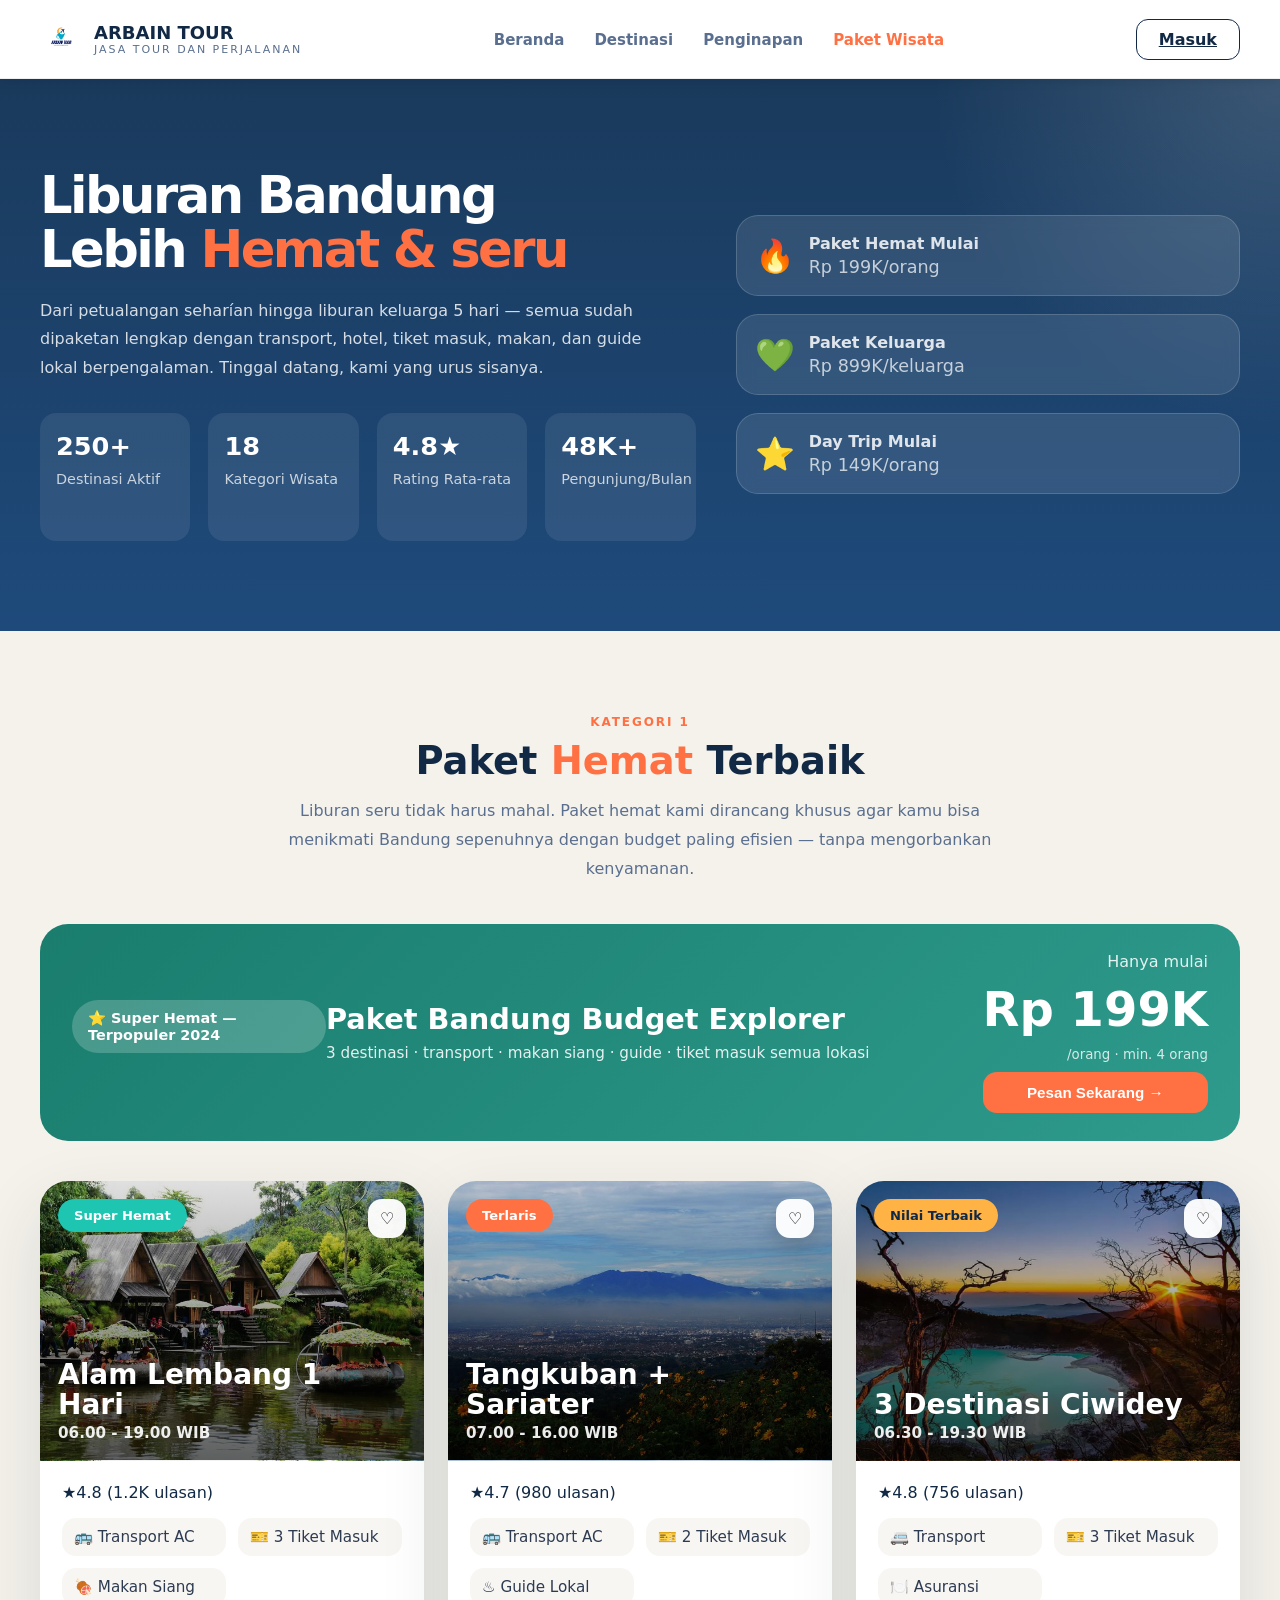
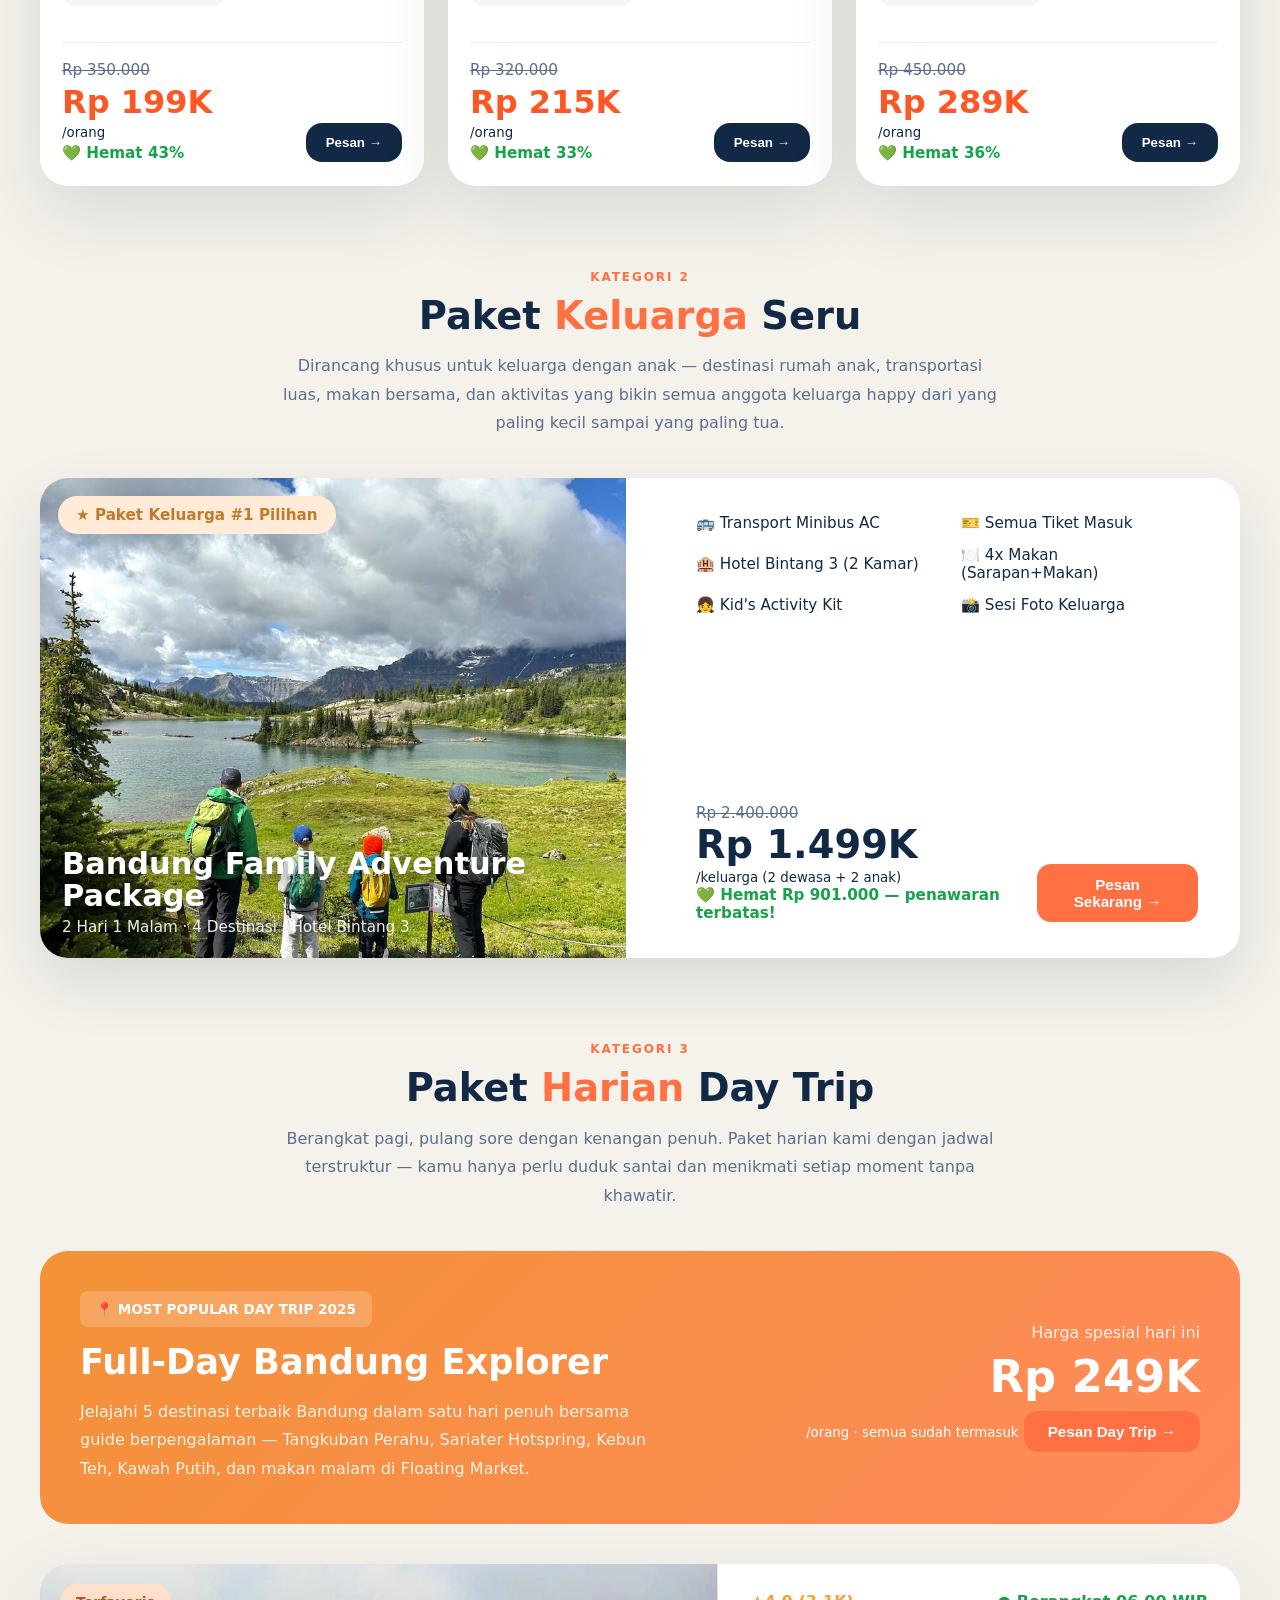
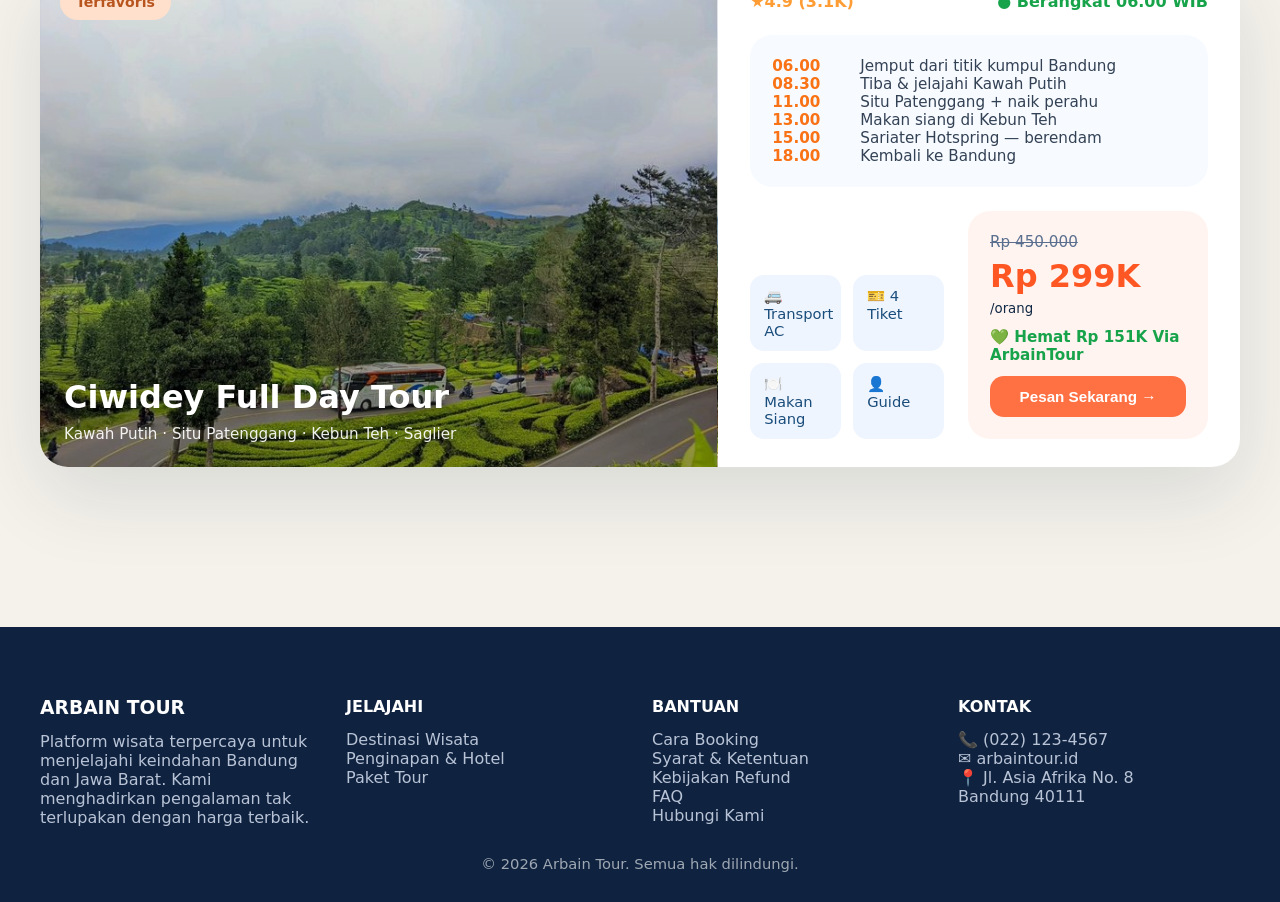
<file: ARBAIN TOUR/paket-wisata.html>
<!DOCTYPE html>
<html lang="id">
<head>
    <meta charset="UTF-8">
    <meta name="viewport" content="width=device-width, initial-scale=1.0">
    <title>Arbain Tour - Paket Wisata Bandung</title>
    <link rel="stylesheet" href="paket-wisata.css">
</head>
<body>
    <nav class="navbar">
        <div class="container navbar-content">
            <div class="logo">
                <img src="assets/Logo ARBAIN.png" alt="Arbain Tour" class="logo-icon logo-image">
                <div>
                    <span class="logo-text">ARBAIN TOUR</span>
                    <span class="logo-subtitle">jasa tour dan perjalanan</span>
                </div>
            </div>
            <ul class="nav-menu">
                <li><a href="index.html" class="nav-link">Beranda</a></li>
                <li><a href="destinasi.html" class="nav-link">Destinasi</a></li>
                <li><a href="penginapan.html" class="nav-link">Penginapan</a></li>
                <li><a href="paket-wisata.html" class="nav-link active">Paket Wisata</a></li>
            </ul>
            <a href="tampilan-login.html" class="btn-login">Masuk</a>
        </div>
    </nav>

    <header class="hero hero-paket">
        <div class="container hero-grid">
            <div class="hero-copy">
                <h1>Liburan Bandung<br>Lebih <span class="highlight">Hemat & seru</span></h1>
                <p>Dari petualangan seharían hingga liburan keluarga 5 hari — semua sudah dipaketan lengkap dengan transport, hotel, tiket masuk, makan, dan guide lokal berpengalaman. Tinggal datang, kami yang urus sisanya.</p>
                <div class="hero-stats-paket">
                    <div>
                        <h3>250+</h3>
                        <p>Destinasi Aktif</p>
                    </div>
                    <div>
                        <h3>18</h3>
                        <p>Kategori Wisata</p>
                    </div>
                    <div>
                        <h3>4.8★</h3>
                        <p>Rating Rata-rata</p>
                    </div>
                    <div>
                        <h3>48K+</h3>
                        <p>Pengunjung/Bulan</p>
                    </div>
                </div>
            </div>
            <div class="hero-packages">
                <article class="pkg-card">
                    <span class="pkg-icon">🔥</span>
                    <div>
                        <p class="pkg-title">Paket Hemat Mulai</p>
                        <p class="pkg-price">Rp 199K/orang</p>
                    </div>
                </article>
                <article class="pkg-card">
                    <span class="pkg-icon">💚</span>
                    <div>
                        <p class="pkg-title">Paket Keluarga</p>
                        <p class="pkg-price">Rp 899K/keluarga</p>
                    </div>
                </article>
                <article class="pkg-card">
                    <span class="pkg-icon">⭐</span>
                    <div>
                        <p class="pkg-title">Day Trip Mulai</p>
                        <p class="pkg-price">Rp 149K/orang</p>
                    </div>
                </article>
            </div>
        </div>
    </header>

    <main class="container main-content">
        <section class="category-section">
            <div class="category-header">
                <span class="category-label">KATEGORI 1</span>
                <h2>Paket <span class="highlight">Hemat</span> Terbaik</h2>
                <p>Liburan seru tidak harus mahal. Paket hemat kami dirancang khusus agar kamu bisa menikmati Bandung sepenuhnya dengan budget paling efisien — tanpa mengorbankan kenyamanan.</p>
            </div>

            <div class="featured-pkg">
                <div class="featured-badge">⭐ Super Hemat — Terpopuler 2024</div>
                <div class="featured-content">
                    <div>
                        <h3>Paket Bandung Budget Explorer</h3>
                        <p>3 destinasi · transport · makan siang · guide · tiket masuk semua lokasi</p>
                    </div>
                    <div class="featured-price">
                        <span>Hanya mulai</span>
                        <h2>Rp 199K</h2>
                        <small>/orang · min. 4 orang</small>
                        <button class="btn-primary" data-buy data-buy-name="Paket Bandung Budget Explorer" data-buy-price="199000" data-buy-img="assets/Lembang, Bandung.jpg">Pesan Sekarang →</button>
                    </div>
                </div>
            </div>

            <div class="packages-grid-3">
                <article class="budget-card">
                    <div class="budget-image" style="background-image: url('assets/Lembang, Bandung.jpg');">
                        <div class="budget-image-top">
                            <span class="budget-tag super">Super Hemat</span>
                            <button class="budget-heart" aria-label="Simpan paket">♡</button>
                        </div>
                        <div class="budget-image-copy">
                            <h3>Alam Lembang 1 Hari</h3>
                            <div class="time">06.00 - 19.00 WIB</div>
                        </div>
                    </div>
                    <div class="budget-info">
                        <div class="rating">★4.8 (1.2K ulasan)</div>
                        <div class="features card-features">
                            <span>🚌 Transport AC</span>
                            <span>🎫 3 Tiket Masuk</span>
                            <span>🍖 Makan Siang</span>
                        </div>
                        <div class="budget-footer">
                            <div>
                                <p class="old-price">Rp 350.000</p>
                                <p class="new-price">Rp 199K</p>
                                <small>/orang</small>
                                <p class="saving">💚 Hemat 43%</p>
                            </div>
                            <button class="btn-small" data-buy data-buy-name="Alam Lembang 1 Hari" data-buy-price="199000" data-buy-img="assets/Lembang, Bandung.jpg">Pesan →</button>
                        </div>
                    </div>
                </article>

                <article class="budget-card">
                    <div class="budget-image" style="background-image: url('assets/Fastrans Travel _ Bandung Tour - Paket Tour Wisata Bandung.jpg');">
                        <div class="budget-image-top">
                            <span class="budget-tag terlaris">Terlaris</span>
                            <button class="budget-heart" aria-label="Simpan paket">♡</button>
                        </div>
                        <div class="budget-image-copy">
                            <h3>Tangkuban + Sariater</h3>
                            <div class="time">07.00 - 16.00 WIB</div>
                        </div>
                    </div>
                    <div class="budget-info">
                        <div class="rating">★4.7 (980 ulasan)</div>
                        <div class="features card-features">
                            <span>🚌 Transport AC</span>
                            <span>🎫 2 Tiket Masuk</span>
                            <span>♨️ Guide Lokal</span>
                        </div>
                        <div class="budget-footer">
                            <div>
                                <p class="old-price">Rp 320.000</p>
                                <p class="new-price">Rp 215K</p>
                                <small>/orang</small>
                                <p class="saving">💚 Hemat 33%</p>
                            </div>
                            <button class="btn-small" data-buy data-buy-name="Tangkuban + Sariater" data-buy-price="215000" data-buy-img="assets/Fastrans Travel _ Bandung Tour - Paket Tour Wisata Bandung.jpg">Pesan →</button>
                        </div>
                    </div>
                </article>

                <article class="budget-card">
                    <div class="budget-image" style="background-image: url('assets/Kawah-Putih-Tour-Bandung-2.webp');">
                        <div class="budget-image-top">
                            <span class="budget-tag terbaik">Nilai Terbaik</span>
                            <button class="budget-heart" aria-label="Simpan paket">♡</button>
                        </div>
                        <div class="budget-image-copy">
                            <h3>3 Destinasi Ciwidey</h3>
                            <div class="time">06.30 - 19.30 WIB</div>
                        </div>
                    </div>
                    <div class="budget-info">
                        <div class="rating">★4.8 (756 ulasan)</div>
                        <div class="features card-features">
                            <span>🚐 Transport</span>
                            <span>🎫 3 Tiket Masuk</span>
                            <span>🍽️ Asuransi</span>
                        </div>
                        <div class="budget-footer">
                            <div>
                                <p class="old-price">Rp 450.000</p>
                                <p class="new-price">Rp 289K</p>
                                <small>/orang</small>
                                <p class="saving">💚 Hemat 36%</p>
                            </div>
                            <button class="btn-small" data-buy data-buy-name="3 Destinasi Ciwidey" data-buy-price="289000" data-buy-img="assets/Kawah-Putih-Tour-Bandung-2.webp">Pesan →</button>
                        </div>
                    </div>
                </article>
            </div>
        </section>

        <section class="category-section">
            <div class="category-header">
                <span class="category-label">KATEGORI 2</span>
                <h2>Paket <span class="highlight">Keluarga</span> Seru</h2>
                <p>Dirancang khusus untuk keluarga dengan anak — destinasi rumah anak, transportasi luas, makan bersama, dan aktivitas yang bikin semua anggota keluarga happy dari yang paling kecil sampai yang paling tua.</p>
            </div>

            <div class="family-featured">
                <div class="family-image" style="background-image: url('assets/family adventure.jpg');">
                    <div class="family-image-top">
                        <span class="family-badge">★ Paket Keluarga #1 Pilihan</span>
                    </div>
                    <div class="family-image-copy">
                        <h3>Bandung Family Adventure Package</h3>
                        <p class="family-duration">2 Hari 1 Malam · 4 Destinasi · Hotel Bintang 3</p>
                    </div>
                </div>
                <div class="family-content">
                    <div class="family-features-grid">
                        <div class="feature-item">🚌 Transport Minibus AC</div>
                        <div class="feature-item">🎫 Semua Tiket Masuk</div>
                        <div class="feature-item">🏨 Hotel Bintang 3 (2 Kamar)</div>
                        <div class="feature-item">🍽️ 4x Makan (Sarapan+Makan)</div>
                        <div class="feature-item">👧 Kid's Activity Kit</div>
                        <div class="feature-item">📸 Sesi Foto Keluarga</div>
                    </div>
                    <div class="family-footer">
                        <div>
                            <p class="old-price">Rp 2.400.000</p>
                            <h3 class="family-price">Rp 1.499K</h3>
                            <small>/keluarga (2 dewasa + 2 anak)</small>
                            <p class="saving">💚 Hemat Rp 901.000 — penawaran terbatas!</p>
                        </div>
                        <button class="btn-primary" data-buy data-buy-name="Bandung Family Adventure Package" data-buy-price="1499000" data-buy-img="assets/family adventure.jpg">Pesan Sekarang →</button>
                    </div>
                </div>
            </div>
        </section>

        <section class="category-section">
            <div class="category-header">
                <span class="category-label">KATEGORI 3</span>
                <h2>Paket <span class="highlight">Harian</span> Day Trip</h2>
                <p>Berangkat pagi, pulang sore dengan kenangan penuh. Paket harian kami dengan jadwal terstruktur — kamu hanya perlu duduk santai dan menikmati setiap moment tanpa khawatir.</p>
            </div>

            <div class="daytrip-featured">
                <div class="daytrip-content">
                    <span class="daytrip-badge">📍 MOST POPULAR DAY TRIP 2025</span>
                    <h3>Full-Day Bandung Explorer</h3>
                    <p>Jelajahi 5 destinasi terbaik Bandung dalam satu hari penuh bersama guide berpengalaman — Tangkuban Perahu, Sariater Hotspring, Kebun Teh, Kawah Putih, dan makan malam di Floating Market.</p>
                </div>
                <div class="daytrip-price">
                    <span>Harga spesial hari ini</span>
                    <h2>Rp 249K</h2>
                    <small>/orang · semua sudah termasuk</small>
                    <button class="btn-primary" data-buy data-buy-name="Paket Day Trip" data-buy-price="299000" data-buy-img="assets/factory outlet.jpg">Pesan Day Trip →</button>
                </div>
            </div>

            <div class="daytrip-grid">
                <article class="daytrip-card">
                    <div class="daytrip-image" style="background-image: url('assets/bandung Ciwidey kebun teh.jpg');">
                        <span class="daytrip-tag">Terfavoris</span>
                        <div class="daytrip-image-copy">
                            <h4>Ciwidey Full Day Tour</h4>
                            <p class="daytrip-route">Kawah Putih · Situ Patenggang · Kebun Teh · Saglier</p>
                        </div>
                    </div>
                    <div class="daytrip-card-body">
                        <div class="daytrip-card-top">
                            <div class="daytrip-rating">★4.9 (3.1K)</div>
                            <div class="daytrip-departure">● Berangkat 06.00 WIB</div>
                        </div>
                        <div class="daytrip-schedule card-schedule">
                            <div class="schedule-item">
                                <span class="time">06.00</span>
                                <span>Jemput dari titik kumpul Bandung</span>
                            </div>
                            <div class="schedule-item">
                                <span class="time">08.30</span>
                                <span>Tiba & jelajahi Kawah Putih</span>
                            </div>
                            <div class="schedule-item">
                                <span class="time">11.00</span>
                                <span>Situ Patenggang + naik perahu</span>
                            </div>
                            <div class="schedule-item">
                                <span class="time">13.00</span>
                                <span>Makan siang di Kebun Teh</span>
                            </div>
                            <div class="schedule-item">
                                <span class="time">15.00</span>
                                <span>Sariater Hotspring — berendam</span>
                            </div>
                            <div class="schedule-item">
                                <span class="time">18.00</span>
                                <span>Kembali ke Bandung</span>
                            </div>
                        </div>
                        <div class="daytrip-card-bottom">
                            <div class="included-icons">
                                <span>🚐 Transport AC</span>
                                <span>🎫 4 Tiket</span>
                                <span>🍽️ Makan Siang</span>
                                <span>👤 Guide</span>
                            </div>
                            <div class="daytrip-price-box">
                                <div class="daytrip-price-top">
                                    <p class="old-price">Rp 450.000</p>
                                    <h2 class="new-price">Rp 299K</h2>
                                    <small>/orang</small>
                                </div>
                                <p class="saving">💚 Hemat Rp 151K Via ArbainTour</p>
                                <button class="btn-primary" data-buy data-buy-name="Full-Day Bandung Explorer" data-buy-price="299000" data-buy-img="assets/bandung Ciwidey kebun teh.jpg">Pesan Sekarang →</button>
                            </div>
                        </div>
                    </div>
                </article>
            </div>
        </section>
    </main>

    <footer class="footer">
        <div class="container footer-grid">
            <div>
                <h3>ARBAIN TOUR</h3>
                <p>Platform wisata terpercaya untuk menjelajahi keindahan Bandung dan Jawa Barat. Kami menghadirkan pengalaman tak terlupakan dengan harga terbaik.</p>
            </div>
            <div>
                <h4>JELAJAHI</h4>
                <ul>
                    <li><a href="index.html">Destinasi Wisata</a></li>
                    <li><a href="penginapan.html">Penginapan & Hotel</a></li>
                    <li><a href="paket-wisata.html">Paket Tour</a></li>
                </ul>
            </div>
            <div>
                <h4>BANTUAN</h4>
                <ul>
                    <li><a href="#">Cara Booking</a></li>
                    <li><a href="#">Syarat & Ketentuan</a></li>
                    <li><a href="#">Kebijakan Refund</a></li>
                    <li><a href="#">FAQ</a></li>
                    <li><a href="#">Hubungi Kami</a></li>
                </ul>
            </div>
            <div>
                <h4>KONTAK</h4>
                <p>📞 (022) 123-4567</p>
                <p>✉️ arbaintour.id</p>
                <p>📍 Jl. Asia Afrika No. 8<br>Bandung 40111</p>
            </div>
        </div>
        <div class="footer-bottom">
            <p>© 2026 Arbain Tour. Semua hak dilindungi.</p>
        </div>
    </footer>

    <script src="paket-wisata.js"></script>
    <script src="script.js"></script>
</body>
</html>
</file>
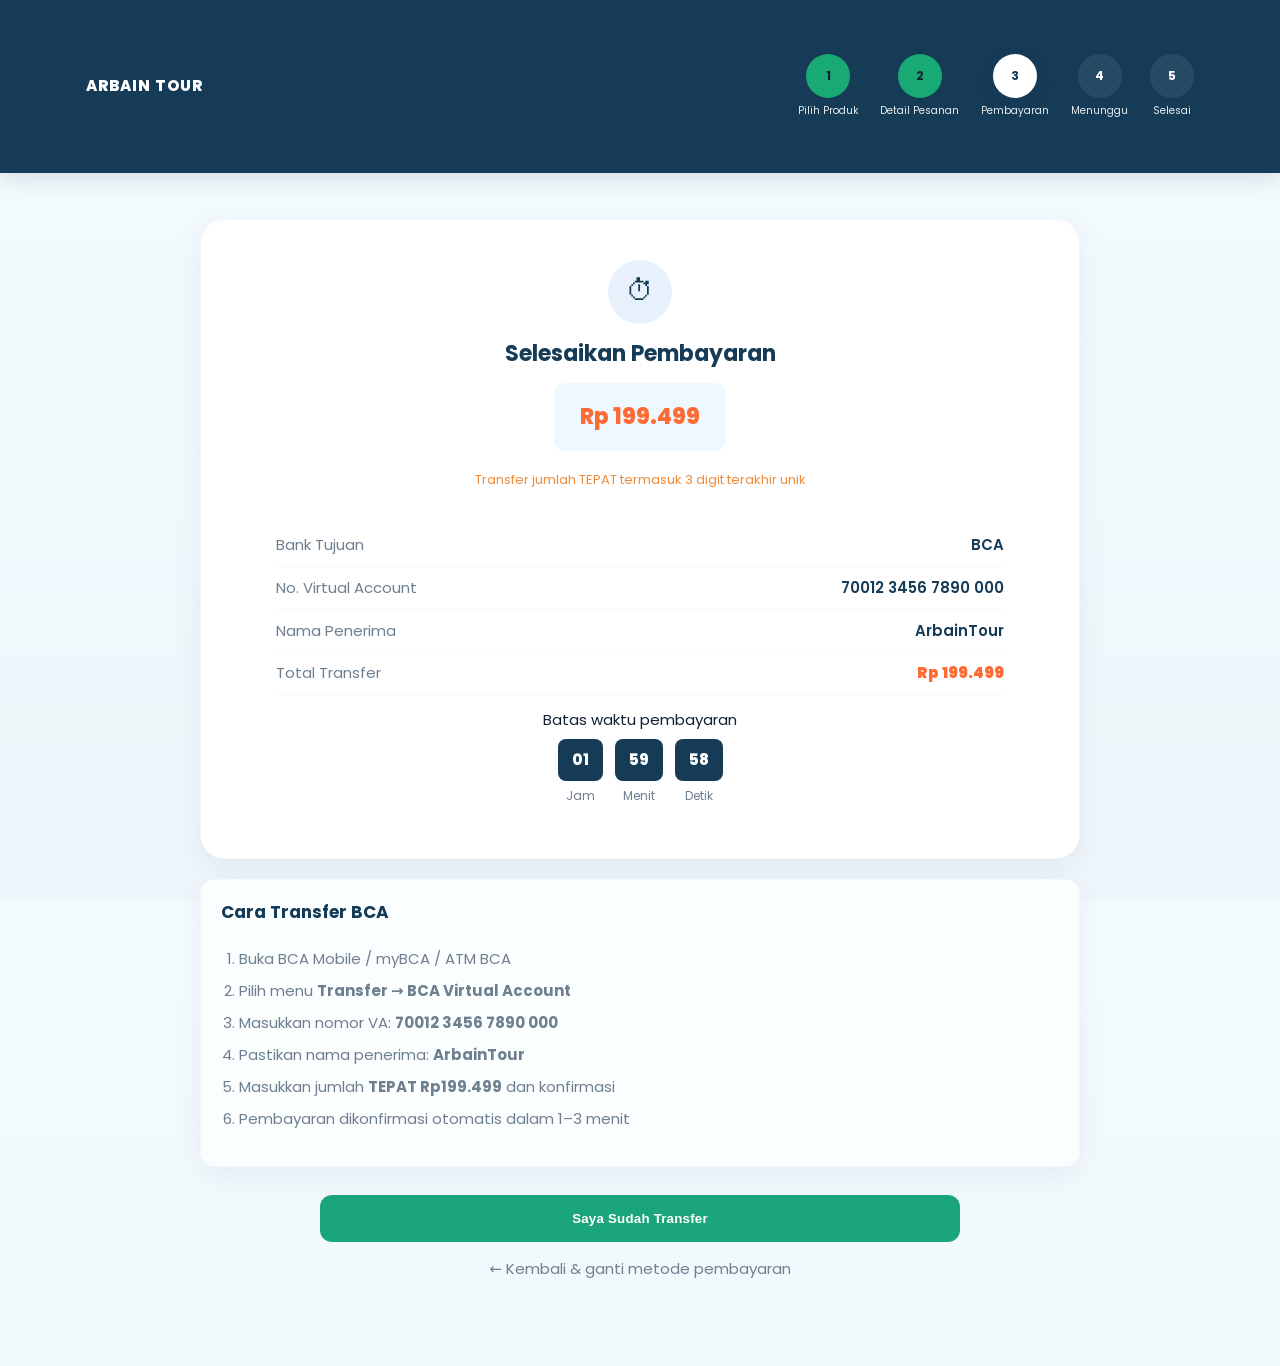
<file: ARBAIN TOUR/pembayaran-va.html>
<!doctype html>
<html lang="id">
<head>
  <meta charset="utf-8">
  <meta name="viewport" content="width=device-width,initial-scale=1">
  <title>Pembayaran - Instruksi VA</title>
  <link href="https://fonts.googleapis.com/css2?family=Poppins:wght@300;400;600;700&display=swap" rel="stylesheet">
  <link rel="stylesheet" href="pembayaran.css">
</head>
<body>
  <header class="topbar">
    <div class="container header-inner">
      <div class="brand">ARBAIN TOUR</div>
      <nav class="steps">
        <div class="step done"><span>1</span><small>Pilih Produk</small></div>
        <div class="step done"><span>2</span><small>Detail Pesanan</small></div>
        <div class="step active"><span>3</span><small>Pembayaran</small></div>
        <div class="step"><span>4</span><small>Menunggu</small></div>
        <div class="step"><span>5</span><small>Selesai</small></div>
      </nav>
    </div>
  </header>

  <main class="container va-page">
    <div class="va-card card">
      <div class="va-top">
        <div class="va-icon">⏱</div>
        <h2>Selesaikan Pembayaran</h2>
        <div class="va-amount">Rp <span id="vaAmount">199.499</span></div>
        <div class="va-note">Transfer jumlah TEPAT termasuk 3 digit terakhir unik</div>
      </div>

      <div class="va-body">
        <div class="va-left">
          <div class="va-row"><div class="label">Bank Tujuan</div><div class="value">BCA</div></div>
          <div class="va-row"><div class="label">No. Virtual Account</div><div class="value">70012 3456 7890 000</div></div>
          <div class="va-row"><div class="label">Nama Penerima</div><div class="value">ArbainTour</div></div>
          <div class="va-row"><div class="label">Total Transfer</div><div class="value total-price">Rp <span id="vaTotal">199.499</span></div></div>

          <div class="time-limit">
            <div class="limit-label">Batas waktu pembayaran</div>
            <div class="countdown" id="countdown">
              <div><div class="num" id="cd-hours">00</div><div class="cd-label">Jam</div></div>
              <div><div class="num" id="cd-min">00</div><div class="cd-label">Menit</div></div>
              <div><div class="num" id="cd-sec">00</div><div class="cd-label">Detik</div></div>
            </div>
          </div>
        </div>
      </div>
    </div>

    <div class="instruction-card card">
      <div class="va-right">
        <h4>Cara Transfer BCA</h4>
        <ol class="steps-list">
          <li>Buka BCA Mobile / myBCA / ATM BCA</li>
          <li>Pilih menu <strong>Transfer → BCA Virtual Account</strong></li>
          <li>Masukkan nomor VA: <strong>70012 3456 7890 000</strong></li>
          <li>Pastikan nama penerima: <strong>ArbainTour</strong></li>
          <li>Masukkan jumlah <strong>TEPAT Rp199.499</strong> dan konfirmasi</li>
          <li>Pembayaran dikonfirmasi otomatis dalam 1–3 menit</li>
        </ol>
      </div>
    </div>

    <div class="va-actions">
      <button id="confirmTransfer" class="btn pay">Saya Sudah Transfer</button>
      <a href="pembayaran.html" class="muted-link">← Kembali & ganti metode pembayaran</a>
    </div>
  </main>

  <script src="pembayaran-va.js"></script>
</body>
</html>
</file>
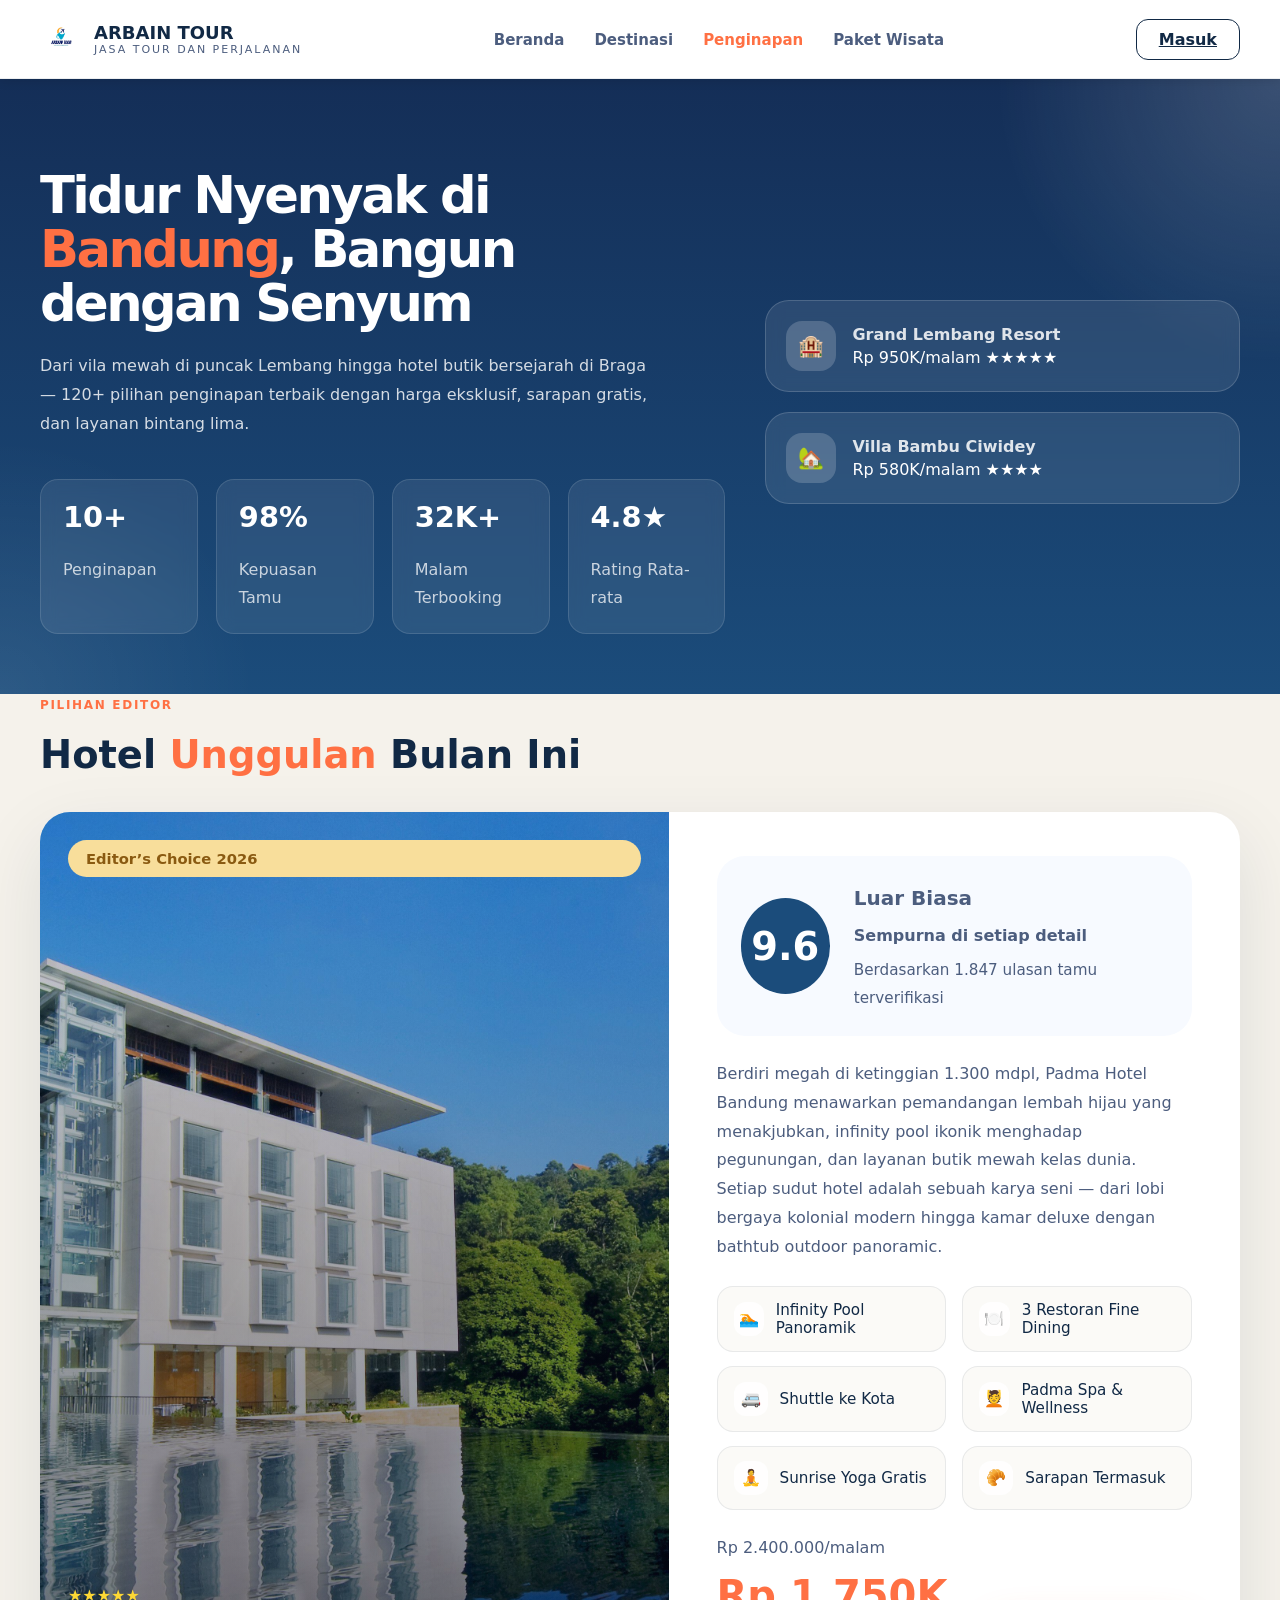
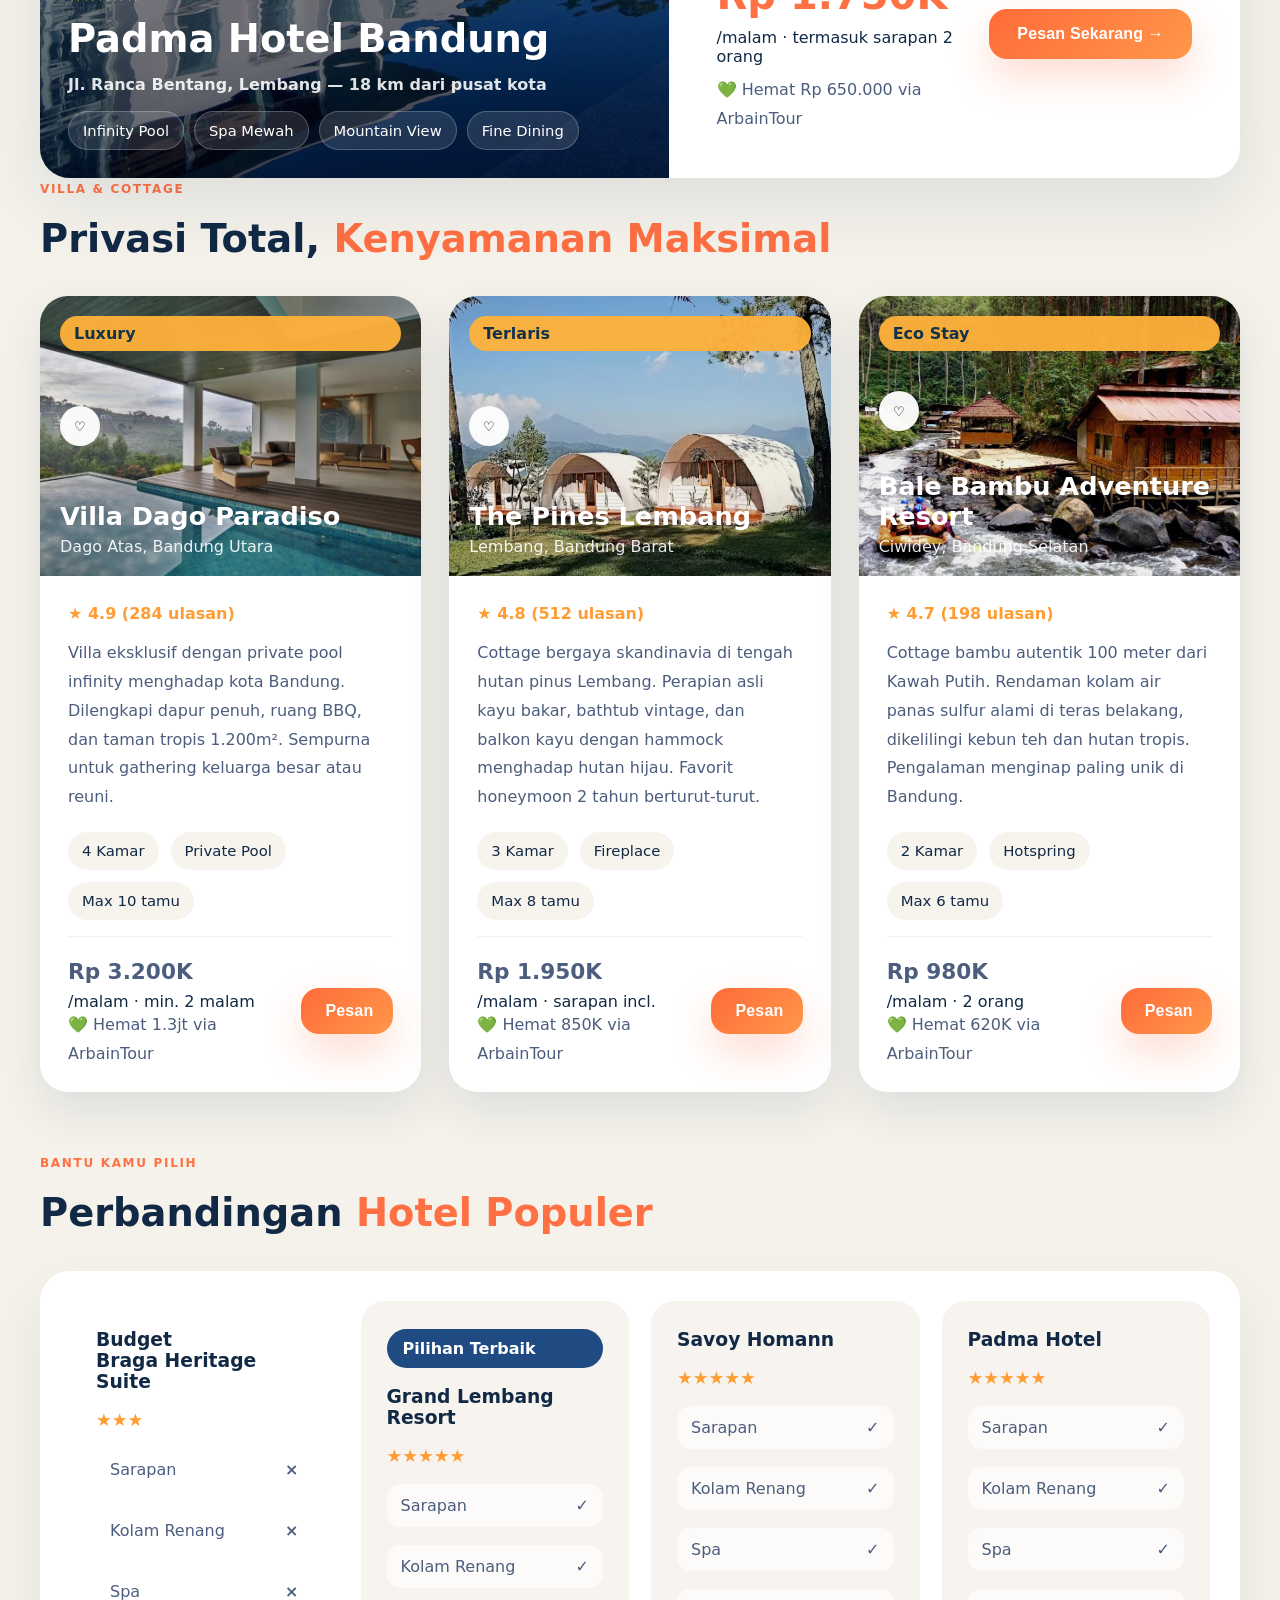
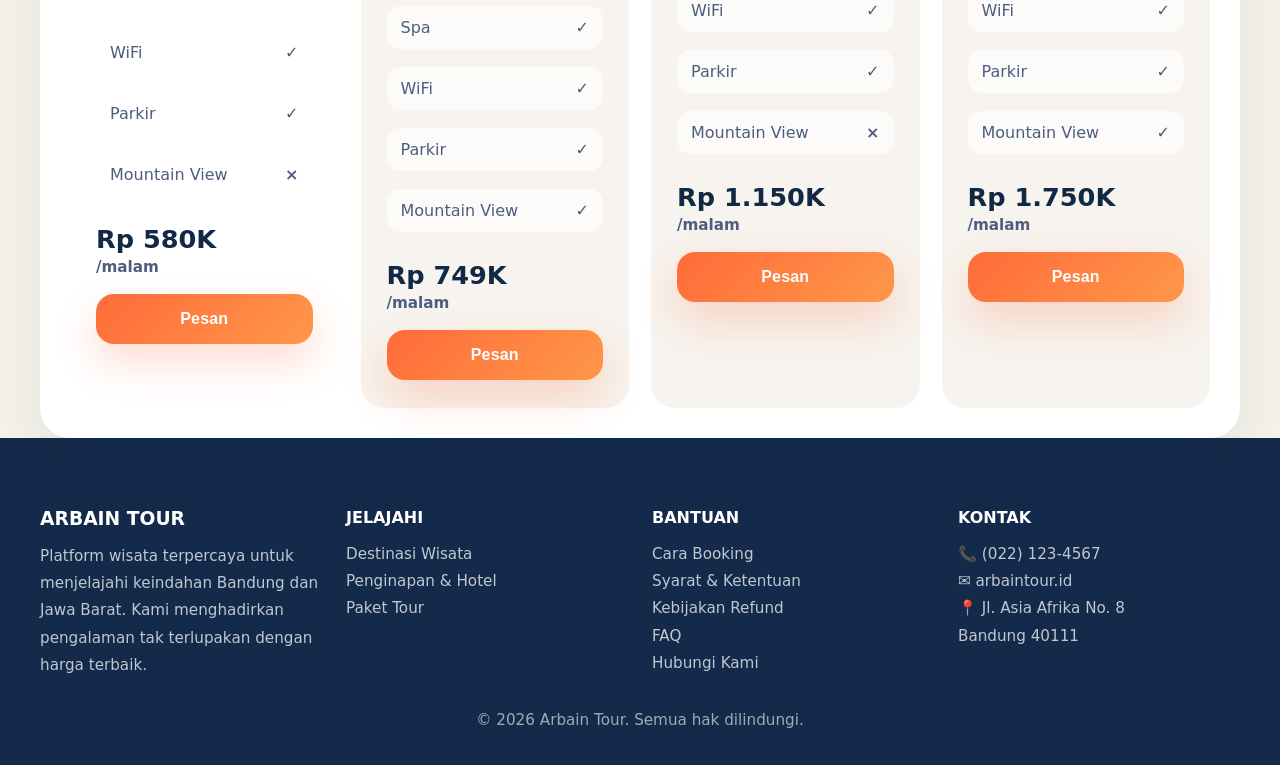
<file: ARBAIN TOUR/penginapan.html>
<!DOCTYPE html>
<html lang="id">
<head>
    <meta charset="UTF-8">
    <meta name="viewport" content="width=device-width, initial-scale=1.0">
    <title>Arbain Tour - Penginapan Bandung</title>
    <link rel="stylesheet" href="penginapan.css">
</head>
<body>
    <nav class="navbar">
        <div class="container navbar-content">
            <div class="logo">
                <img src="assets/Logo ARBAIN.png" alt="Arbain Tour" class="logo-icon logo-image">
                <div>
                    <span class="logo-text">ARBAIN TOUR</span>
                    <span class="logo-subtitle">jasa tour dan perjalanan</span>
                </div>
            </div>
            <ul class="nav-menu">
                <li><a href="index.html" class="nav-link">Beranda</a></li>
                <li><a href="destinasi.html" class="nav-link">Destinasi</a></li>
                <li><a href="penginapan.html" class="nav-link active">Penginapan</a></li>
                <li><a href="paket-wisata.html" class="nav-link">Paket Wisata</a></li>
            </ul>
            <a href="tampilan-login.html" class="btn-login">Masuk</a>
        </div>
    </nav>

    <header class="hero hero-penginapan">
        <div class="container hero-grid">
            <div class="hero-copy">
                <h1>Tidur Nyenyak di <span class="highlight">Bandung</span>, Bangun dengan Senyum</h1>
                <p>Dari vila mewah di puncak Lembang hingga hotel butik bersejarah di Braga — 120+ pilihan penginapan terbaik dengan harga eksklusif, sarapan gratis, dan layanan bintang lima.</p>
                <div class="hero-stats-penginapan">
                    <div>
                        <h3>10+</h3>
                        <p>Penginapan</p>
                    </div>
                    <div>
                        <h3>98%</h3>
                        <p>Kepuasan Tamu</p>
                    </div>
                    <div>
                        <h3>32K+</h3>
                        <p>Malam Terbooking</p>
                    </div>
                    <div>
                        <h3>4.8★</h3>
                        <p>Rating Rata-rata</p>
                    </div>
                </div>
            </div>
            <div class="hero-cards">
                <article class="info-card">
                    <span class="info-icon">🏨</span>
                    <div>
                        <p class="info-title">Grand Lembang Resort</p>
                        <p>Rp 950K/malam ★★★★★</p>
                    </div>
                </article>
                <article class="info-card">
                    <span class="info-icon">🏡</span>
                    <div>
                        <p class="info-title">Villa Bambu Ciwidey</p>
                        <p>Rp 580K/malam ★★★★</p>
                    </div>
                </article>
            </div>
        </div>
    </header>

    <section class="editor-choice container">
        <div class="section-header">
            <span class="section-label">PILIHAN EDITOR</span>
            <h2>Hotel <span class="highlight">Unggulan</span> Bulan Ini</h2>
        </div>
        <div class="choice-card">
            <div class="choice-image">
                <div class="choice-image-overlay">
                    <span class="choice-badge">Editor’s Choice 2026</span>
                    <div class="choice-image-footer">
                        <div class="choice-stars">★★★★★</div>
                        <h3>Padma Hotel Bandung</h3>
                        <p class="choice-location">Jl. Ranca Bentang, Lembang — 18 km dari pusat kota</p>
                        <div class="choice-chip-row">
                            <span>Infinity Pool</span>
                            <span>Spa Mewah</span>
                            <span>Mountain View</span>
                            <span>Fine Dining</span>
                        </div>
                    </div>
                </div>
            </div>
            <div class="choice-details">
                <div class="choice-score-card">
                    <div class="score-circle">9.6</div>
                    <div class="score-copy">
                        <p class="score-title">Luar Biasa</p>
                        <p class="score-subtitle">Sempurna di setiap detail</p>
                        <p class="score-note">Berdasarkan 1.847 ulasan tamu terverifikasi</p>
                    </div>
                </div>
                <p>Berdiri megah di ketinggian 1.300 mdpl, Padma Hotel Bandung menawarkan pemandangan lembah hijau yang menakjubkan, infinity pool ikonik menghadap pegunungan, dan layanan butik mewah kelas dunia. Setiap sudut hotel adalah sebuah karya seni — dari lobi bergaya kolonial modern hingga kamar deluxe dengan bathtub outdoor panoramic.</p>
                <div class="choice-features">
                    <span class="feature-item"><span class="feature-icon">🏊</span>Infinity Pool Panoramik</span>
                    <span class="feature-item"><span class="feature-icon">🍽️</span>3 Restoran Fine Dining</span>
                    <span class="feature-item"><span class="feature-icon">🚐</span>Shuttle ke Kota</span>
                    <span class="feature-item"><span class="feature-icon">💆</span>Padma Spa & Wellness</span>
                    <span class="feature-item"><span class="feature-icon">🧘</span>Sunrise Yoga Gratis</span>
                    <span class="feature-item"><span class="feature-icon">🥐</span>Sarapan Termasuk</span>
                </div>
                <div class="choice-price-row">
                    <div>
                        <p class="old-price">Rp 2.400.000/malam</p>
                        <h4>Rp 1.750K</h4>
                        <span>/malam · termasuk sarapan 2 orang</span>
                        <p class="saving">💚 Hemat Rp 650.000 via ArbainTour</p>
                    </div>
                    <div class="choice-actions">
                        <button class="btn-primary btn-highlight" data-buy data-buy-name="Padma Hotel Bandung - Deluxe" data-buy-price="1750000" data-buy-img="assets/padma-hotel-bandung-bandung-pic-6.jpg">Pesan Sekarang →</button>
                    </div>
                </div>
            </div>
        </div>
    </section>

    <section class="villa-section container">
        <div class="section-header">
            <span class="section-label">VILLA & COTTAGE</span>
            <h2>Privasi Total, <span class="highlight">Kenyamanan Maksimal</span></h2>
        </div>
        <div class="villa-grid">
            <article class="villa-card">
                <div class="villa-image bg-villa-1">
                    <div class="villa-image-overlay">
                        <span class="villa-badge">Luxury</span>
                        <button class="btn-heart" aria-label="Simpan favorit">♡</button>
                        <div class="villa-image-copy">
                            <h3>Villa Dago Paradiso</h3>
                            <p class="villa-location">Dago Atas, Bandung Utara</p>
                        </div>
                    </div>
                </div>
                <div class="villa-copy">
                    <div class="rating">★ 4.9 (284 ulasan)</div>
                    <p>Villa eksklusif dengan private pool infinity menghadap kota Bandung. Dilengkapi dapur penuh, ruang BBQ, dan taman tropis 1.200m². Sempurna untuk gathering keluarga besar atau reuni.</p>
                    <div class="villa-features">
                        <span>4 Kamar</span>
                        <span>Private Pool</span>
                        <span>Max 10 tamu</span>
                    </div>
                    <div class="villa-footer">
                        <div>
                            <p class="villa-price">Rp 3.200K</p>
                            <span class="per-note">/malam · min. 2 malam</span>
                            <p class="saving">💚 Hemat 1.3jt via ArbainTour</p>
                        </div>
                        <button class="btn-primary btn-small" data-buy data-buy-name="Villa Dago Paradiso" data-buy-price="3200000" data-buy-img="assets/villa.jpg">Pesan</button>
                    </div>
                </div>
            </article>
            <article class="villa-card">
                <div class="villa-image bg-villa-2">
                    <div class="villa-image-overlay">
                        <span class="villa-badge orange">Terlaris</span>
                        <button class="btn-heart" aria-label="Simpan favorit">♡</button>
                        <div class="villa-image-copy">
                            <h3>The Pines Lembang</h3>
                            <p class="villa-location">Lembang, Bandung Barat</p>
                        </div>
                    </div>
                </div>
                <div class="villa-copy">
                    <div class="rating">★ 4.8 (512 ulasan)</div>
                    <p>Cottage bergaya skandinavia di tengah hutan pinus Lembang. Perapian asli kayu bakar, bathtub vintage, dan balkon kayu dengan hammock menghadap hutan hijau. Favorit honeymoon 2 tahun berturut-turut.</p>
                    <div class="villa-features">
                        <span>3 Kamar</span>
                        <span>Fireplace</span>
                        <span>Max 8 tamu</span>
                    </div>
                    <div class="villa-footer">
                        <div>
                            <p class="villa-price">Rp 1.950K</p>
                            <span class="per-note">/malam · sarapan incl.</span>
                            <p class="saving">💚 Hemat 850K via ArbainTour</p>
                        </div>
                        <button class="btn-primary btn-small" data-buy data-buy-name="The Pines Lembang" data-buy-price="1950000" data-buy-img="assets/kebon pines.webp">Pesan</button>
                    </div>
                </div>
            </article>
            <article class="villa-card">
                <div class="villa-image bg-villa-3">
                    <div class="villa-image-overlay">
                        <span class="villa-badge green">Eco Stay</span>
                        <button class="btn-heart" aria-label="Simpan favorit">♡</button>
                        <div class="villa-image-copy">
                            <h3>Bale Bambu Adventure Resort</h3>
                            <p class="villa-location">Ciwidey, Bandung Selatan</p>
                        </div>
                    </div>
                </div>
                <div class="villa-copy">
                    <div class="rating">★ 4.7 (198 ulasan)</div>
                    <p>Cottage bambu autentik 100 meter dari Kawah Putih. Rendaman kolam air panas sulfur alami di teras belakang, dikelilingi kebun teh dan hutan tropis. Pengalaman menginap paling unik di Bandung.</p>
                    <div class="villa-features">
                        <span>2 Kamar</span>
                        <span>Hotspring</span>
                        <span>Max 6 tamu</span>
                    </div>
                    <div class="villa-footer">
                        <div>
                            <p class="villa-price">Rp 980K</p>
                            <span class="per-note">/malam · 2 orang</span>
                            <p class="saving">💚 Hemat 620K via ArbainTour</p>
                        </div>
                        <button class="btn-primary btn-small" data-buy data-buy-name="Bale Bambu Adventure Resort" data-buy-price="980000" data-buy-img="assets/bale bambu.jpg">Pesan</button>
                    </div>
                </div>
            </article>
        </div>
    </section>

    <section class="comparison container">
        <div class="section-header">
            <span class="section-label">BANTU KAMU PILIH</span>
            <h2>Perbandingan <span class="highlight">Hotel Populer</span></h2>
        </div>
        <div class="comparison-card">
            <div class="comparison-table">
                <div class="comparison-column summary-column">
                    <h3>Budget<br>Braga Heritage Suite</h3>
                    <span class="stars">★★★</span>
                    <div class="feature-row"><span>Sarapan</span><span>×</span></div>
                    <div class="feature-row"><span>Kolam Renang</span><span>×</span></div>
                    <div class="feature-row"><span>Spa</span><span>×</span></div>
                    <div class="feature-row"><span>WiFi</span><span>✓</span></div>
                    <div class="feature-row"><span>Parkir</span><span>✓</span></div>
                    <div class="feature-row"><span>Mountain View</span><span>×</span></div>
                    <div class="price-column">Rp 580K<br><span>/malam</span></div>
                    <button class="btn-primary" data-buy data-buy-name="Braga Heritage Suite" data-buy-price="580000" data-buy-img="assets/braga-heritage.jpg">Pesan</button>
                </div>
                <div class="comparison-column featured-column">
                    <div class="best-label">Pilihan Terbaik</div>
                    <h3>Grand Lembang Resort</h3>
                    <span class="stars">★★★★★</span>
                    <div class="feature-row"><span>Sarapan</span><span>✓</span></div>
                    <div class="feature-row"><span>Kolam Renang</span><span>✓</span></div>
                    <div class="feature-row"><span>Spa</span><span>✓</span></div>
                    <div class="feature-row"><span>WiFi</span><span>✓</span></div>
                    <div class="feature-row"><span>Parkir</span><span>✓</span></div>
                    <div class="feature-row"><span>Mountain View</span><span>✓</span></div>
                    <div class="price-column">Rp 749K<br><span>/malam</span></div>
                    <button class="btn-primary" data-buy data-buy-name="Grand Lembang Resort" data-buy-price="749000" data-buy-img="assets/grand-lembang.jpg">Pesan</button>
                </div>
                <div class="comparison-column premium-column">
                    <h3>Savoy Homann</h3>
                    <span class="stars">★★★★★</span>
                    <div class="feature-row"><span>Sarapan</span><span>✓</span></div>
                    <div class="feature-row"><span>Kolam Renang</span><span>✓</span></div>
                    <div class="feature-row"><span>Spa</span><span>✓</span></div>
                    <div class="feature-row"><span>WiFi</span><span>✓</span></div>
                    <div class="feature-row"><span>Parkir</span><span>✓</span></div>
                    <div class="feature-row"><span>Mountain View</span><span>×</span></div>
                    <div class="price-column">Rp 1.150K<br><span>/malam</span></div>
                    <button class="btn-primary" data-buy data-buy-name="Savoy Homann" data-buy-price="1150000" data-buy-img="assets/savoy-homann.jpg">Pesan</button>
                </div>
                <div class="comparison-column luxury-column">
                    <h3>Padma Hotel</h3>
                    <span class="stars">★★★★★</span>
                    <div class="feature-row"><span>Sarapan</span><span>✓</span></div>
                    <div class="feature-row"><span>Kolam Renang</span><span>✓</span></div>
                    <div class="feature-row"><span>Spa</span><span>✓</span></div>
                    <div class="feature-row"><span>WiFi</span><span>✓</span></div>
                    <div class="feature-row"><span>Parkir</span><span>✓</span></div>
                    <div class="feature-row"><span>Mountain View</span><span>✓</span></div>
                    <div class="price-column">Rp 1.750K<br><span>/malam</span></div>
                    <button class="btn-primary" data-buy data-buy-name="Padma Hotel" data-buy-price="1750000" data-buy-img="assets/padma-hotel-bandung-bandung-pic-6.jpg">Pesan</button>
                </div>
            </div>
        </div>
    </section>

    <footer class="footer">
        <div class="container footer-grid">
            <div>
                <h3>ARBAIN TOUR</h3>
                <p>Platform wisata terpercaya untuk menjelajahi keindahan Bandung dan Jawa Barat. Kami menghadirkan pengalaman tak terlupakan dengan harga terbaik.</p>
            </div>
            <div>
                <h4>JELAJAHI</h4>
                <ul>
                    <li><a href="index.html">Destinasi Wisata</a></li>
                    <li><a href="penginapan.html">Penginapan & Hotel</a></li>
                    <li><a href="#">Paket Tour</a></li>
                </ul>
            </div>
            <div>
                <h4>BANTUAN</h4>
                <ul>
                    <li><a href="#">Cara Booking</a></li>
                    <li><a href="#">Syarat & Ketentuan</a></li>
                    <li><a href="#">Kebijakan Refund</a></li>
                    <li><a href="#">FAQ</a></li>
                    <li><a href="#">Hubungi Kami</a></li>
                </ul>
            </div>
            <div>
                <h4>KONTAK</h4>
                <p>📞 (022) 123-4567</p>
                <p>✉️ arbaintour.id</p>
                <p>📍 Jl. Asia Afrika No. 8<br>Bandung 40111</p>
            </div>
        </div>
        <div class="footer-bottom">
            <p>© 2026 Arbain Tour. Semua hak dilindungi.</p>
        </div>
    </footer>

    <script src="penginapan.js"></script>
    <script src="script.js"></script>
</body>
</html>
</file>
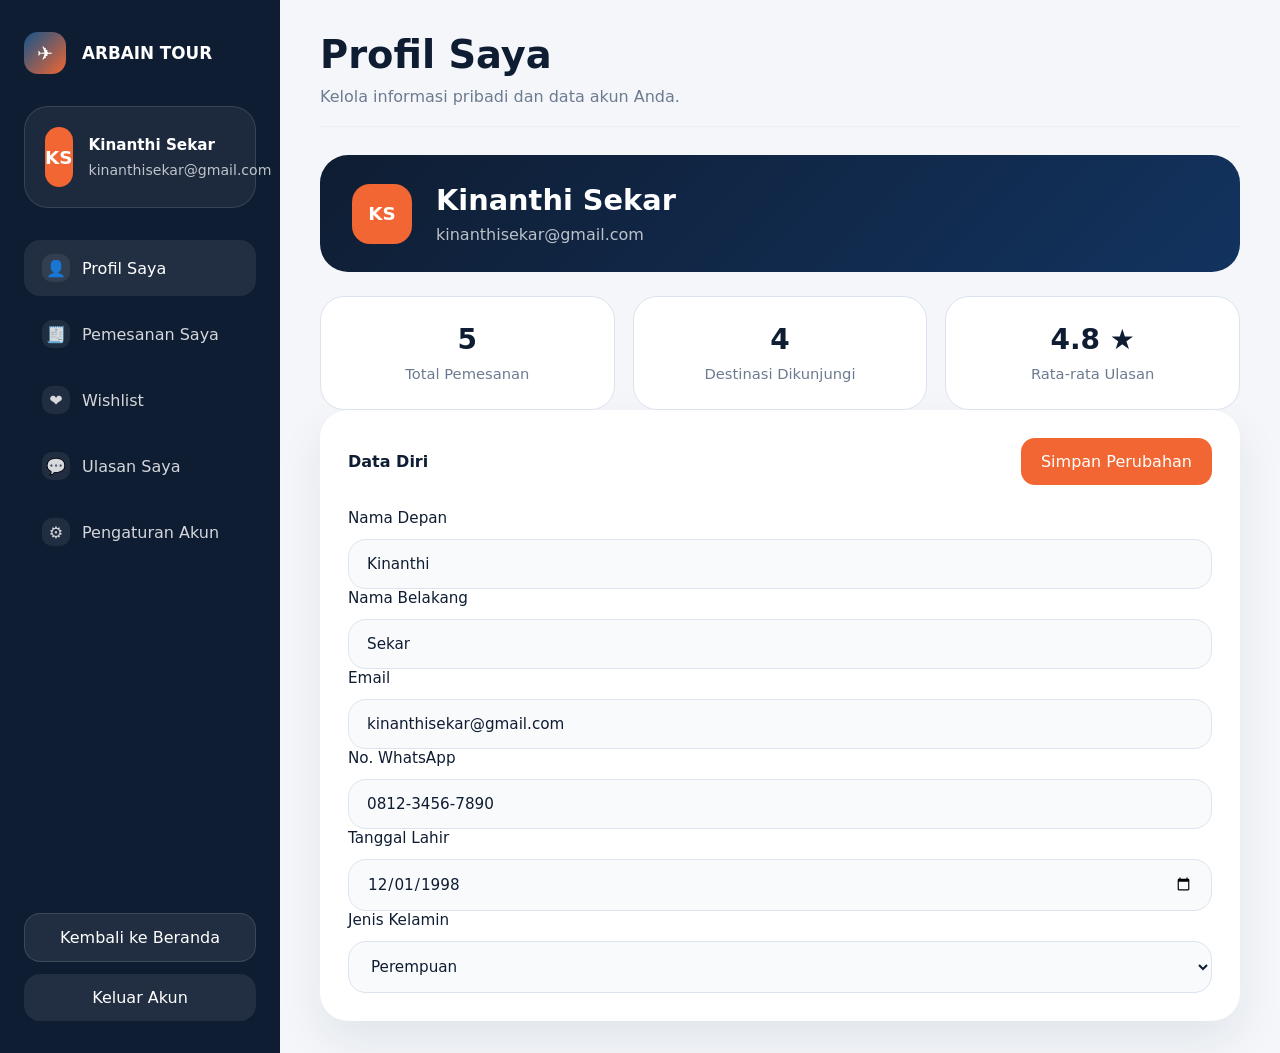
<file: ARBAIN TOUR/profil-saya.html>
<!DOCTYPE html>
<html lang="id">
  <head>
    <meta charset="UTF-8" />
    <meta name="viewport" content="width=device-width, initial-scale=1.0" />
    <title>Arbain Tour - Profil Saya</title>
    <link rel="stylesheet" href="profil-saya.css" />
  </head>
  <body>
    <div class="dashboard">
      <aside class="sidebar">
        <div class="brand">
          <div class="brand-logo">✈</div>
          <span>ARBAIN TOUR</span>
        </div>

        <div class="user-card">
          <div class="user-avatar">KS</div>
          <div class="user-info">
            <strong>Kinanthi Sekar</strong>
            <span>kinanthisekar@gmail.com</span>
          </div>
        </div>

        <nav class="sidebar-nav">
          <a href="#profile" class="nav-item active" data-section="profile">
            <span class="nav-icon">👤</span>
            Profil Saya
          </a>
          <a href="#pemesanan" class="nav-item" data-section="pemesanan">
            <span class="nav-icon">🧾</span>
            Pemesanan Saya
          </a>
          <a href="#wishlist" class="nav-item" data-section="wishlist">
            <span class="nav-icon">❤️</span>
            Wishlist
          </a>
          <a href="#ulasan" class="nav-item" data-section="ulasan">
            <span class="nav-icon">💬</span>
            Ulasan Saya
          </a>
          <a href="#pengaturan" class="nav-item" data-section="pengaturan">
            <span class="nav-icon">⚙️</span>
            Pengaturan Akun
          </a>
        </nav>

        <div class="sidebar-footer">
          <button id="backHome" class="btn-secondary">Kembali ke Beranda</button>
          <button id="logoutBtn" class="btn-logout">Keluar Akun</button>
        </div>
      </aside>

      <main class="content">
        <header class="page-header">
          <div>
            <h1 id="pageTitle">Profil Saya</h1>
            <p id="pageSubtitle">Kelola informasi pribadi dan data akun Anda.</p>
          </div>
        </header>

        <div class="content-panels">
          <section class="content-panel active" id="section-profile">
            <section class="profile-overview">
              <div class="profile-summary">
                <div class="profile-avatar">KS</div>
                <div class="profile-details">
                  <h2>Kinanthi Sekar</h2>
                  <p>kinanthisekar@gmail.com</p>
                </div>
              </div>
              <div class="profile-stats">
                <div class="stat-card">
                  <span class="stat-value">5</span>
                  <span class="stat-label">Total Pemesanan</span>
                </div>
                <div class="stat-card">
                  <span class="stat-value">4</span>
                  <span class="stat-label">Destinasi Dikunjungi</span>
                </div>
                <div class="stat-card">
                  <span class="stat-value">4.8 ★</span>
                  <span class="stat-label">Rata-rata Ulasan</span>
                </div>
              </div>
            </section>

            <section class="form-section">
              <div class="section-card">
                <div class="section-title">
                  <div>
                    <span>Data Diri</span>
                  </div>
                  <button id="saveProfile" class="btn-save">Simpan Perubahan</button>
                </div>

                <form id="profileForm" class="profile-form">
                  <div class="form-grid">
                    <label>
                      Nama Depan
                      <input type="text" name="firstName" value="Kinanthi" />
                    </label>
                    <label>
                      Nama Belakang
                      <input type="text" name="lastName" value="Sekar" />
                    </label>
                  </div>

                  <div class="form-grid">
                    <label>
                      Email
                      <input type="email" name="email" value="kinanthisekar@gmail.com" />
                    </label>
                    <label>
                      No. WhatsApp
                      <input type="tel" name="phone" value="0812-3456-7890" />
                    </label>
                  </div>

                  <div class="form-grid">
                    <label>
                      Tanggal Lahir
                      <input type="date" name="birthDate" value="1998-12-01" />
                    </label>
                    <label>
                      Jenis Kelamin
                      <select name="gender">
                        <option>Perempuan</option>
                        <option>Laki-laki</option>
                        <option>Lainnya</option>
                      </select>
                    </label>
                  </div>
                </form>
              </div>
            </section>
          </section>

          <section class="content-panel" id="section-pemesanan">
            <div class="section-card">
              <div class="section-title">
                <div>
                  <span>Pemesanan Saya</span>
                </div>
              </div>
              <div class="order-tabs">
                <button class="tab active" data-filter="all">Semua (5)</button>
                <button class="tab" data-filter="aktif">Aktif (2)</button>
                <button class="tab" data-filter="selesai">Selesai (2)</button>
                <button class="tab" data-filter="dibatalkan">Dibatalkan (1)</button>
              </div>
              <div class="table-wrap">
                <table class="order-table">
                  <thead>
                    <tr>
                      <th>Destinasi / Paket</th>
                      <th>Tanggal Kunjungan</th>
                      <th>Jumlah Tiket</th>
                      <th>Total Harga</th>
                      <th>Status</th>
                    </tr>
                  </thead>
                  <tbody>
                    <tr data-status="aktif">
                      <td>
                        <strong>Tangkuban Perahu</strong><br />
                        Lembang, Bandung Barat
                      </td>
                      <td>24 Jun 2025<br />08.00 - 17.00 WIB</td>
                      <td>3 Tiket<br />2 Dewasa, 1 Anak</td>
                      <td>Rp 285.000</td>
                      <td><span class="status status-confirmed">Dikonfirmasi</span></td>
                    </tr>
                    <tr data-status="aktif">
                      <td>
                        <strong>Kawah Putih</strong><br />
                        Ciwidey, Bandung Selatan
                      </td>
                      <td>30 Jun 2025<br />07.00 - 16.00 WIB</td>
                      <td>2 Tiket<br />2 Dewasa</td>
                      <td>Rp 150.000</td>
                      <td><span class="status status-pending">Menunggu</span></td>
                    </tr>
                    <tr data-status="selesai">
                      <td>
                        <strong>Paket Alam Lembang 1 Hari</strong><br />
                        Ciwidey, Bandung Selatan
                      </td>
                      <td>09 Sep 2025<br />06.00 - 18.00 WIB</td>
                      <td>1 Tiket<br />1 Dewasa</td>
                      <td>Rp 199.000</td>
                      <td><span class="status status-completed">Selesai</span></td>
                    </tr>
                    <tr data-status="selesai">
                      <td>
                        <strong>Kebun Teh Malabar</strong><br />
                        Banjarsari, Pangalengan Bandung
                      </td>
                      <td>25 Des 2025<br />06.00 - 18.00 WIB</td>
                      <td>4 Tiket<br />4 Dewasa</td>
                      <td>Rp 100.000</td>
                      <td><span class="status status-completed">Selesai</span></td>
                    </tr>
                    <tr data-status="dibatalkan">
                      <td>
                        <strong>Ciwangun Indah Camp</strong><br />
                        Parongpong, Bandung Barat
                      </td>
                      <td>12 Jan 2026<br />08.00 - 15.00 WIB</td>
                      <td>1 Tiket<br />1 Dewasa</td>
                      <td>Rp 75.000</td>
                      <td><span class="status status-cancelled">Dibatalkan</span></td>
                    </tr>
                  </tbody>
                </table>
              </div>
            </div>
          </section>

          <section class="content-panel" id="section-wishlist">
            <div class="section-card">
              <div class="section-title">
                <div>
                  <span>Wishlist Saya</span>
                </div>
              </div>
              <div class="card-grid">
                <div class="wishlist-card">
                  <div class="wishlist-image" style="background-image: url('assets/perkebunan teh malabar pangalengan 2.jpg');">
                    <div class="wishlist-image-tag">Destinasi Premium</div>
                  </div>
                  <div class="wishlist-content">
                    <div class="wishlist-header">
                      <div>
                        <h4>Kebun Teh Malabar</h4>
                        <p class="wishlist-meta">Pangalengan · 42 km</p>
                      </div>
                      <strong>Rp 25K</strong>
                    </div>
                    <div class="wishlist-actions">
                      <button class="btn-small">Pesan Sekarang</button>
                      <button class="btn-outline">Hapus</button>
                    </div>
                  </div>
                </div>
                <div class="wishlist-card">
                  <div class="wishlist-image" style="background-image: url('assets/destinasi.jpg');">
                    <div class="wishlist-image-tag">Glamping & Adventure</div>
                  </div>
                  <div class="wishlist-content">
                    <div class="wishlist-header">
                      <div>
                        <h4>Ciwangun Indah Camp</h4>
                        <p class="wishlist-meta">Lembang · 22 km</p>
                      </div>
                      <strong>Rp 25K</strong>
                    </div>
                    <div class="wishlist-actions">
                      <button class="btn-small">Pesan Sekarang</button>
                      <button class="btn-outline">Hapus</button>
                    </div>
                  </div>
                </div>
                <div class="wishlist-card">
                  <div class="wishlist-image" style="background-image: url('assets/dusun-bambu_11zon-scaled.jpg');">
                    <div class="wishlist-image-tag">Wisata Alam</div>
                  </div>
                  <div class="wishlist-content">
                    <div class="wishlist-header">
                      <div>
                        <h4>Dusun Bambu Lembang</h4>
                        <p class="wishlist-meta">Lembang · 20 km</p>
                      </div>
                      <strong>Rp 50K</strong>
                    </div>
                    <div class="wishlist-actions">
                      <button class="btn-small">Pesan Sekarang</button>
                      <button class="btn-outline">Hapus</button>
                    </div>
                  </div>
                </div>
                <div class="wishlist-card">
                  <div class="wishlist-image" style="background-image: url('assets/tangkuban perahu.jpeg');">
                    <div class="wishlist-image-tag">Iconik Bandung</div>
                  </div>
                  <div class="wishlist-content">
                    <div class="wishlist-header">
                      <div>
                        <h4>Tangkuban Perahu</h4>
                        <p class="wishlist-meta">Subang · 30 km dari kota</p>
                      </div>
                      <strong>Rp 30K</strong>
                    </div>
                    <div class="wishlist-actions">
                      <button class="btn-small">Pesan Sekarang</button>
                      <button class="btn-outline">Hapus</button>
                    </div>
                  </div>
                </div>
              </div>
            </div>
          </section>

          <section class="content-panel" id="section-ulasan">
            <div class="section-card">
              <div class="section-title">
                <div>
                  <span>Ulasan Saya</span>
                </div>
              </div>
              <div class="review-grid">
                <div class="review-card">
                  <div class="review-card-header">
                    <div>
                      <strong>Paket Alam Lembang 1 Hari</strong>
                      <p class="review-location">Ciwidey, Bandung Selatan</p>
                    </div>
                    <span class="review-rating">★★★★★</span>
                  </div>
                  <p class="review-text">Pengalaman yang luar biasa! Paket wisata Lembang ini sangat lengkap dan worth it banget.</p>
                  <div class="review-meta">
                    <span>10 Sep 2025</span>
                    <button class="btn-text">Edit</button>
                  </div>
                </div>
                <div class="review-card">
                  <div class="review-card-header">
                    <div>
                      <strong>Kebun Teh Malabar</strong>
                      <p class="review-location">Banjarsari, Pangalengan Bandung</p>
                    </div>
                    <span class="review-rating">★★★★☆</span>
                  </div>
                  <p class="review-text">Pertunjukan angklung yang memukau! Tempat bersih dan tertata rapi.</p>
                  <div class="review-meta">
                    <span>25 Des 2025</span>
                    <button class="btn-text">Edit</button>
                  </div>
                </div>
              </div>
            </div>
          </section>

          <section class="content-panel" id="section-pengaturan">
            <div class="section-card">
              <div class="section-title">
                <div>
                  <span>Pengaturan Akun</span>
                </div>
              </div>
              <div class="settings-grid">
                <div class="settings-card">
                  <div class="settings-card-head">
                    <div>
                      <h3>Keamanan</h3>
                      <p class="settings-note">Ubah password akun dan aktifkan verifikasi dua langkah untuk perlindungan ekstra.</p>
                    </div>
                  </div>
                  <label>
                    <span>Password Saat Ini</span>
                    <input type="password" placeholder="Masukkan password lama" />
                  </label>
                  <label>
                    <span>Password Baru</span>
                    <input type="password" placeholder="Min. 8 karakter" />
                  </label>
                  <label>
                    <span>Konfirmasi Password Baru</span>
                    <input type="password" placeholder="Ulangi password baru" />
                  </label>
                  <button class="btn-small btn-primary">Simpan Password</button>
                </div>
                <div class="settings-card">
                  <div class="settings-card-head">
                    <div>
                      <h3>Notifikasi</h3>
                      <p class="settings-note">Atur notifikasi email dan SMS sesuai kebutuhan perjalanan Anda.</p>
                    </div>
                  </div>
                  <label class="toggle-row">
                    <div>
                      <span>Konfirmasi Pemesanan</span>
                      <small>Notifikasi saat tiket dikonfirmasi.</small>
                    </div>
                    <input type="checkbox" checked />
                  </label>
                  <label class="toggle-row">
                    <div>
                      <span>Pengingat Perjalanan</span>
                      <small>Pengingat H-1 dan H-3 sebelum perjalanan.</small>
                    </div>
                    <input type="checkbox" />
                  </label>
                  <label class="toggle-row">
                    <div>
                      <span>Promo & Penawaran</span>
                      <small>Diskon dan penawaran eksklusif langsung ke email Anda.</small>
                    </div>
                    <input type="checkbox" />
                  </label>
                  <label class="toggle-row">
                    <div>
                      <span>Notifikasi SMS</span>
                      <small>Pesan langsung ke ponsel Anda.</small>
                    </div>
                    <input type="checkbox" />
                  </label>
                </div>
              </div>
            </div>
          </section>
        </div>
      </main>
    </div>

    <script src="profil-saya.js"></script>
  </body>
</html>
</file>
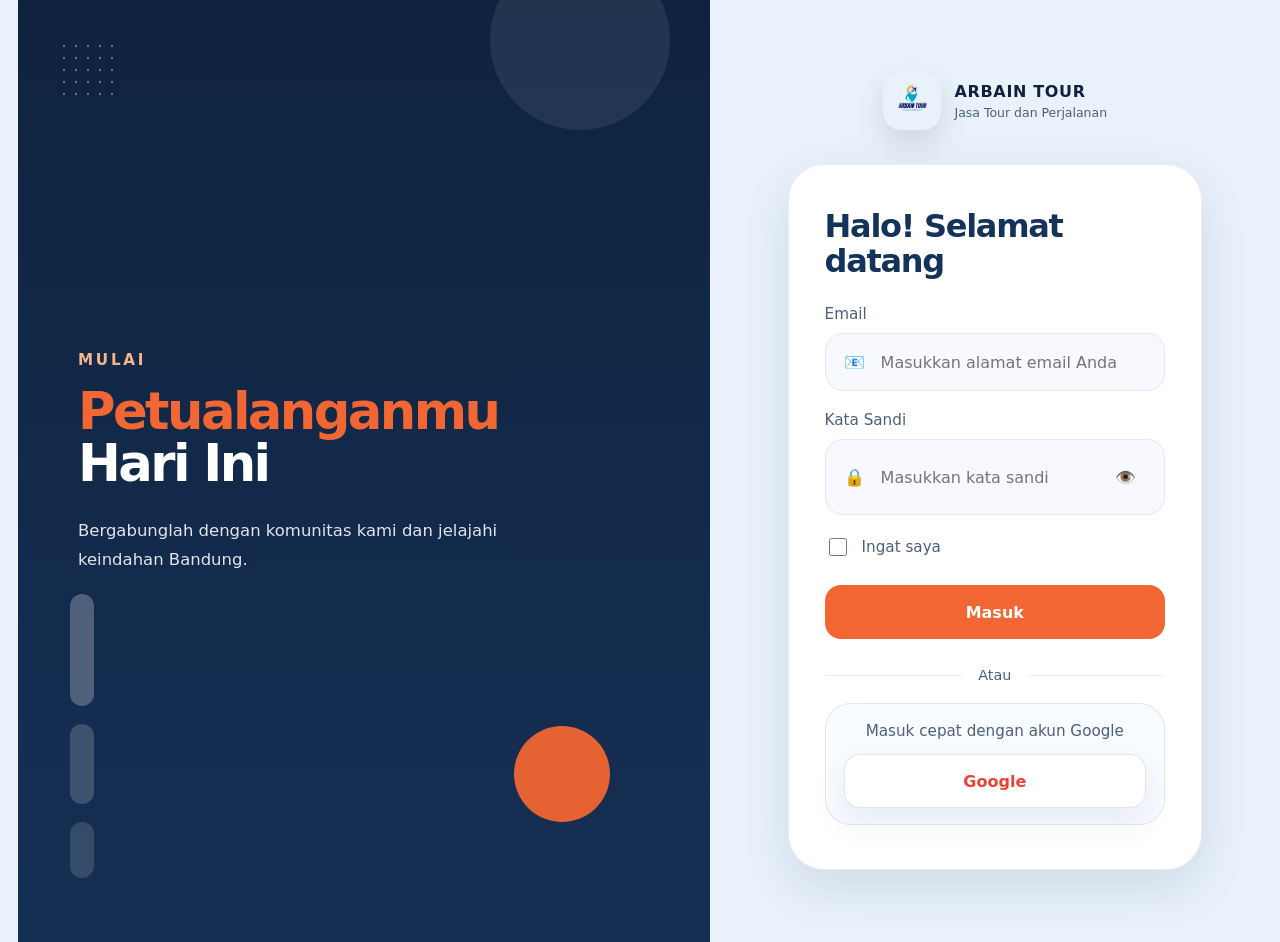
<file: ARBAIN TOUR/tampilan-login.html>
<!DOCTYPE html>
<html lang="id">
  <head>
    <meta charset="UTF-8" />
    <meta name="viewport" content="width=device-width, initial-scale=1.0" />
    <title>Arbain Tour - Tampilan Login</title>
    <link rel="stylesheet" href="tampilan-login.css" />
  </head>
  <body>
    <main class="login-page">
      <section class="hero-side">
        <div class="hero-decoration">
          <div class="dot-grid"></div>
          <div class="circle-large"></div>
          <div class="circle-small"></div>
          <div class="hero-bars">
            <span></span>
            <span></span>
            <span></span>
          </div>
        </div>

        <div class="hero-copy">
          <p class="hero-label">Mulai</p>
          <h1>
            <span>Petualanganmu</span>
            <br />
            Hari Ini
          </h1>
          <p class="hero-text">
            Bergabunglah dengan komunitas kami dan jelajahi keindahan Bandung.
          </p>
        </div>
      </section>

      <section class="form-side">
        <div class="form-top">
          <div class="brand-logo">
            <img src="assets/Logo ARBAIN.png" alt="Arbain Tour" class="logo-image login-logo">
            <div class="logo-text">
              <strong>ARBAIN TOUR</strong>
              <span>Jasa Tour dan Perjalanan</span>
            </div>
          </div>
        </div>

        <div class="form-card" id="login-card"> 
          <h2>Halo! Selamat datang</h2>

          <form id="login-form">
            <label class="field-label">
              Email
              <div class="input-group">
                <span class="input-icon">📧</span>
                <input type="email" placeholder="Masukkan alamat email Anda" required />
              </div>
            </label>

            <label class="field-label">
              Kata Sandi
              <div class="input-group">
                <span class="input-icon">🔒</span>
                <input id="passwordInput" type="password" placeholder="Masukkan kata sandi" required />
                <button type="button" class="eye-toggle" id="togglePassword" aria-label="Tampilkan kata sandi">👁️</button>
              </div>
            </label>

            <div class="remember-row">
              <label class="remember">
                <input type="checkbox" />
                <span>Ingat saya</span>
              </label>
            </div>

            <button type="submit" class="btn btn-primary">Masuk</button>

            <div class="divider"><span>Atau</span></div>

            <div class="social-wrap">
              <p class="social-caption">Masuk cepat dengan akun Google</p>
              <div class="social-buttons">
                <button type="button" class="btn btn-social google">Google</button>
              </div>
            </div>
          </form>
        </div>

        <div class="form-card hidden" id="success-card">
          <h2>Selamat Datang, Kinanthi!</h2>
          <div class="success-icon">✔</div>
          <p class="success-text">
            Kamu berhasil masuk ke ArbainTour. Yuk mulai jelajahi Bandung, ada <span>3 promo</span> baru yang menunggumu hari ini!
          </p>
          <button id="startExplore" type="button" class="btn btn-primary">Mulai Jelajahi Bandung</button>
          <button id="visitProfile" type="button" class="btn btn-secondary">Kunjungi Profil Saya</button>
        </div>
      </section>
    </main>

    <script src="tampilan-login.js"></script>
  </body>
</html>
</file>
<file: ARBAIN TOUR/style.css>
* {
    margin: 0;
    padding: 0;
    box-sizing: border-box;
}

:root {
    --primary-color: #FF7043;
    --secondary-color: #2C3E50;
    --accent-color: #FF8A65;
    --light-bg: #F5F5F5;
    --text-color: #333;
    --border-color: #E0E0E0;
    --success-color: #26C281;
}

html {
    scroll-behavior: smooth;
}

body {
    font-family: 'Segoe UI', Tahoma, Geneva, Verdana, sans-serif;
    color: var(--text-color);
    line-height: 1.65;
    background-color: #f4f7fb;
    min-height: 100vh;
}

.container {
    max-width: 1180px;
    margin: 0 auto;
    padding: 0 20px;
}

h1, h2, h3, h4, h5, h6 {
    line-height: 1.15;
    letter-spacing: -0.02em;
}

/* NAVBAR */
.navbar {
    background-color: white;
    box-shadow: 0 2px 10px rgba(0, 0, 0, 0.1);
    position: sticky;
    top: 0;
    z-index: 100;
}

.navbar-content {
    display: flex;
    justify-content: space-between;
    align-items: center;
    padding: 15px 0;
}

.logo {
    display: flex;
    align-items: center;
    gap: 10px;
    font-weight: bold;
    font-size: 18px;
    color: var(--secondary-color);
    text-decoration: none;
}

.logo-icon,
.logo-image {
    width: 40px;
    height: 40px;
    object-fit: cover;
    border-radius: 12px;
}

.logo-text {
    font-size: 16px;
    font-weight: 700;
    letter-spacing: 1px;
}

.nav-menu {
    display: flex;
    list-style: none;
    gap: 30px;
}

.nav-link {
    text-decoration: none;
    color: var(--text-color);
    font-weight: 500;
    transition: color 0.3s ease;
}

.nav-link:hover {
    color: var(--primary-color);
}

.btn-login {
    background: transparent;
    border: 2px solid var(--secondary-color);
    color: var(--secondary-color);
    padding: 8px 20px;
    border-radius: 5px;
    cursor: pointer;
    font-weight: 600;
    transition: all 0.3s ease;
}

.btn-login:hover {
    background-color: var(--secondary-color);
    color: white;
}

/* HERO SECTION */
.hero {
    display: grid;
    grid-template-columns: minmax(0, 1.1fr) minmax(0, 0.9fr);
    gap: 56px;
    align-items: center;
    padding: 110px 0 100px;
    background: linear-gradient(135deg, #133a52 0%, #274f78 100%);
    color: white;
    position: relative;
    min-height: 72vh;
    overflow: hidden;
}

.hero::before,
.hero::after {
    content: "";
    position: absolute;
    border-radius: 50%;
    background: rgba(255, 255, 255, 0.08);
    z-index: 0;
}

.hero::before {
    width: 280px;
    height: 280px;
    top: 30px;
    right: 20px;
    transform: translateX(40px);
}

.hero::after {
    width: 180px;
    height: 180px;
    top: 170px;
    right: 220px;
    opacity: 0.06;
}

.hero-content {
    z-index: 2;
    max-width: 620px;
    display: flex;
    flex-direction: column;
    gap: 24px;
    align-items: flex-start;
}

.hero-badge {
    display: inline-flex;
    align-items: center;
    background: rgba(255, 255, 255, 0.14);
    border: 1px solid rgba(255, 255, 255, 0.28);
    padding: 12px 20px;
    border-radius: 999px;
    font-size: 0.95rem;
    margin-bottom: 0;
    backdrop-filter: blur(12px);
}

.hero-title {
    font-size: clamp(3.4rem, 5vw, 4.8rem);
    font-weight: 800;
    margin: 0;
    line-height: 1.02;
    letter-spacing: -0.04em;
    max-width: 650px;
}

.hero-title .highlight {
    color: var(--primary-color);
}

.hero-subtitle {
    font-size: 1.05rem;
    margin: 0;
    opacity: 0.94;
    line-height: 1.75;
    max-width: 620px;
}

.btn-primary {
    background-color: var(--primary-color);
    color: white;
    border: none;
    padding: 16px 38px;
    border-radius: 18px;
    font-size: 16px;
    font-weight: 700;
    cursor: pointer;
    transition: transform 0.25s ease, box-shadow 0.25s ease, background-color 0.25s ease;
    max-width: fit-content;
}

.btn-primary:hover {
    background-color: var(--accent-color);
    transform: translateY(-2px);
    box-shadow: 0 18px 45px rgba(255, 112, 67, 0.22);
}

.hero-meta {
    display: flex;
    flex-wrap: wrap;
    gap: 12px;
    align-items: center;
}

.hero-pill {
    background: rgba(255, 255, 255, 0.14);
    color: white;
    padding: 12px 18px;
    border-radius: 999px;
    font-size: 0.92rem;
    border: 1px solid rgba(255, 255, 255, 0.18);
}

.hero-image {
    position: relative;
    display: flex;
    flex-direction: column;
    align-items: center;
    justify-content: center;
    gap: 20px;
    width: 100%;
    max-width: 560px;
    justify-self: center;
    z-index: 1;
}

.hero-img-card {
    width: 100%;
    max-width: 560px;
    background: rgba(255, 255, 255, 0.1);
    border-radius: 32px;
    padding: 18px;
    box-shadow: 0 28px 90px rgba(0, 0, 0, 0.22);
    overflow: hidden;
    backdrop-filter: blur(16px);
    border: 1px solid rgba(255, 255, 255, 0.14);
}

.hero-img-card-img {
    width: 100%;
    height: auto;
    aspect-ratio: 16 / 10;
    object-fit: cover;
    border-radius: 24px;
    display: block;
}

.hero-img-caption {
    margin-top: 14px;
    color: #ffffff;
    font-weight: 700;
    background: rgba(0, 0, 0, 0.32);
    display: inline-flex;
    padding: 10px 16px;
    border-radius: 999px;
    box-shadow: inset 0 -2px 0 rgba(255, 255, 255, 0.18);
}

.hero-img-location {
    background: rgba(255, 255, 255, 0.08);
    color: #ffffff;
    padding: 12px 20px;
    border-radius: 999px;
    font-size: 0.95rem;
    max-width: 560px;
    width: min(100%, 560px);
    text-align: center;
    border: 1px solid rgba(255, 255, 255, 0.16);
}

/* FLASH SALE */
.flash-sale {
    background-color: transparent;
    padding: 48px 0 32px;
}

.flash-sale-content {
    background: linear-gradient(135deg, rgba(255, 112, 67, 0.95) 0%, rgba(255, 138, 101, 0.98) 100%);
    border-radius: 32px;
    padding: 40px 42px;
    display: grid;
    grid-template-columns: minmax(0, 1.15fr) minmax(0, 0.85fr);
    gap: 32px;
    align-items: center;
    color: white;
    overflow: hidden;
    position: relative;
}

.flash-sale-content::before {
    content: "";
    position: absolute;
    inset: 0;
    background: radial-gradient(circle at top left, rgba(255, 255, 255, 0.12), transparent 30%);
    pointer-events: none;
}

.flash-sale-left {
    position: relative;
    z-index: 1;
}

.flash-sale-right {
    position: relative;
    z-index: 1;
    text-align: right;
    display: flex;
    flex-direction: column;
    align-items: flex-end;
    gap: 20px;
}

.flash-sale-left h2 {
    font-size: clamp(2.4rem, 3vw, 3.2rem);
    margin-bottom: 16px;
    line-height: 1.1;
}

.flash-sale-left p {
    opacity: 0.92;
    max-width: 520px;
}

.price h2 {
    font-size: clamp(3rem, 4vw, 4.6rem);
    margin-bottom: 8px;
}

.btn-secondary {
    background-color: white;
    color: var(--primary-color);
    border: none;
    padding: 14px 30px;
    border-radius: 16px;
    font-size: 15px;
    font-weight: 700;
    cursor: pointer;
    transition: all 0.3s ease;
    min-width: 194px;
}

.btn-secondary:hover {
    background-color: #fff4f0;
    transform: translateY(-2px);
}

/* DESTINATIONS SECTION */
.flash-sale {
    background-color: var(--light-bg);
    padding: 40px 0;
}

.flash-sale-content {
    background: linear-gradient(135deg, var(--primary-color) 0%, var(--accent-color) 100%);
    border-radius: 28px;
    padding: 42px;
    display: grid;
    grid-template-columns: minmax(0, 1.15fr) minmax(0, 0.85fr);
    gap: 32px;
    align-items: center;
    color: white;
}

.flash-badge {
    display: inline-block;
    background: rgba(255, 255, 255, 0.2);
    padding: 6px 12px;
    border-radius: 5px;
    font-size: 12px;
    font-weight: 600;
    margin-bottom: 10px;
}

.flash-sale-left h2 {
    font-size: 32px;
    margin-bottom: 15px;
    line-height: 1.3;
}

.flash-sale-left p {
    opacity: 0.95;
}

.flash-sale-right {
    text-align: right;
    display: flex;
    flex-direction: column;
    align-items: flex-end;
    gap: 20px;
}

.price .label {
    display: block;
    opacity: 0.9;
    font-size: 14px;
    margin-bottom: 5px;
}

.price h2 {
    font-size: 48px;
    margin-bottom: 5px;
}

.duration {
    opacity: 0.9;
    font-size: 14px;
}

.btn-secondary {
    background-color: white;
    color: var(--primary-color);
    border: none;
    padding: 12px 25px;
    border-radius: 8px;
    font-size: 15px;
    font-weight: 600;
    cursor: pointer;
    transition: all 0.3s ease;
}

.btn-secondary:hover {
    background-color: #f0f0f0;
    transform: translateY(-2px);
}

/* SECTION HEADER */
.section-header {
    display: flex;
    justify-content: space-between;
    align-items: flex-end;
    gap: 18px;
    margin-bottom: 42px;
    flex-wrap: wrap;
}

.section-badge {
    display: inline-block;
    color: var(--primary-color);
    font-weight: 700;
    font-size: 13px;
    letter-spacing: 0.08em;
    margin-bottom: 10px;
}

.section-header h2 {
    font-size: clamp(2.2rem, 3vw, 3.2rem);
    color: var(--secondary-color);
    margin: 0;
    line-height: 1.05;
}

.section-header .highlight {
    color: var(--primary-color);
}

.link-more {
    color: var(--secondary-color);
    text-decoration: none;
    font-weight: 700;
    font-size: 0.95rem;
    border: 1px solid rgba(44, 62, 80, 0.12);
    padding: 12px 18px;
    border-radius: 999px;
    transition: all 0.25s ease;
    align-self: center;
}

.link-more:hover {
    color: var(--white);
    background: var(--primary-color);
    border-color: transparent;
}

/* DESTINATIONS SECTION */
.destinations {
    padding: 80px 0;
    background-color: white;
}

.popular-grid {
    display: grid;
    grid-template-columns: 1.55fr 0.85fr;
    gap: 30px;
    align-items: start;
}

.popular-large-card,
.small-card {
    background: white;
    border-radius: 28px;
    box-shadow: 0 25px 60px rgba(16, 40, 76, 0.12);
    overflow: hidden;
}

.popular-large-card {
    display: grid;
    grid-template-rows: auto 1fr;
}

.popular-image-large,
.small-image {
    position: relative;
    background-size: cover;
    background-position: center;
    min-height: 420px;
}

.popular-image-large::after,
.small-image::after {
    content: "";
    position: absolute;
    inset: 0;
    background: linear-gradient(180deg, rgba(7, 18, 36, 0.18), rgba(7, 18, 36, 0.65));
}

.popular-badge,
.small-badge {
    position: absolute;
    top: 22px;
    left: 22px;
    background: #FF7043;
    color: white;
    padding: 10px 18px;
    border-radius: 999px;
    font-weight: 700;
    z-index: 2;
}

.popular-image-large .btn-heart,
.small-image .btn-heart {
    position: absolute;
    top: 22px;
    right: 22px;
    width: 44px;
    height: 44px;
    border-radius: 50%;
    background: rgba(255, 255, 255, 0.95);
    color: #1F3A5A;
    border: none;
    font-size: 18px;
    display: grid;
    place-items: center;
    z-index: 2;
    cursor: pointer;
}

.popular-copy,
.card-copy {
    padding: 32px;
}

.popular-copy h3,
.card-copy h4 {
    color: var(--secondary-color);
    margin-bottom: 12px;
}

.popular-copy h3 {
    font-size: 3rem;
}

.card-copy h4 {
    font-size: 2rem;
}

.popular-location,
.card-copy p {
    color: #5B6C8E;
}

.popular-location {
    color: #FF7043;
    margin-bottom: 24px;
    display: inline-flex;
    gap: 8px;
    font-size: 0.98rem;
}

.rating-row {
    display: flex;
    flex-wrap: wrap;
    gap: 18px;
    align-items: center;
    margin-bottom: 22px;
    color: #4D627E;
    font-weight: 500;
}

.rating-row span:first-child {
    color: #FF7043;
    font-weight: 800;
}

.status {
    color: #1F3A5A;
    font-weight: 700;
}

.popular-description {
    color: #4D627E;
    line-height: 1.8;
    margin-bottom: 24px;
    font-size: 0.97rem;
}

.features-row,
.card-tags,
.icon-row {
    display: flex;
    flex-wrap: wrap;
    gap: 12px;
    margin-bottom: 20px;
}

.features-row span,
.card-tags span,
.icon-row span {
    background: #F8FAFC;
    color: #4C5D76;
    border-radius: 999px;
    padding: 10px 14px;
    font-size: 0.92rem;
}

.icon-row span {
    background: #FFFFFF;
    border: 1px solid #D6E2F1;
}

.popular-footer {
    display: flex;
    justify-content: space-between;
    align-items: flex-end;
    gap: 18px;
    flex-wrap: wrap;
    margin-top: 8px;
}

.popular-footer h3 {
    font-size: 2.2rem;
    margin: 10px 0 4px;
}

.old-price {
    color: #9AA6C1;
    text-decoration: line-through;
    font-size: 0.95rem;
}

.saving {
    color: #0F8B53;
    font-weight: 700;
    margin-top: 10px;
}

.popular-actions {
    display: flex;
    flex-wrap: wrap;
    gap: 12px;
}

.btn-outline {
    border: 1px solid #D1D5DB;
    background: white;
    color: #1F3A5A;
    padding: 14px 18px;
    border-radius: 14px;
    cursor: pointer;
    font-weight: 700;
}

.btn-small {
    padding: 14px 20px;
    border-radius: 14px;
}

.card-copy .tag {
    display: inline-flex;
    padding: 10px 16px;
    border-radius: 999px;
    background: #FFEFDC;
    color: #B46B1F;
    font-weight: 700;
    font-size: 0.85rem;
    margin-bottom: 18px;
}

.card-copy p {
    line-height: 1.8;
    color: #4A5A7B;
    margin-bottom: 20px;
}

.sub-rating {
    color: #FF7043;
    font-weight: 700;
    margin-bottom: 18px;
}

.card-price-row {
    display: flex;
    justify-content: space-between;
    align-items: flex-end;
    gap: 12px;
    margin-bottom: 24px;
}

.card-price-row strong {
    font-size: 2rem;
    color: var(--secondary-color);
}

.card-price-row span {
    color: #7E8BA9;
}

@media (max-width: 1100px) {
    .popular-grid {
        grid-template-columns: 1fr;
    }

    .popular-image-large,
    .small-image {
        min-height: 280px;
    }
}

.destinations-grid {
    display: grid;
    grid-template-columns: repeat(auto-fit, minmax(260px, 1fr));
    gap: 26px;
}

.dest-card {
    position: relative;
    background: #fff;
    border-radius: 30px;
    overflow: hidden;
    box-shadow: 0 24px 70px rgba(16, 40, 76, 0.10);
    transition: transform 0.28s ease, box-shadow 0.28s ease;
}

.dest-card:hover {
    transform: translateY(-10px);
    box-shadow: 0 26px 70px rgba(16, 40, 76, 0.16);
}

.dest-image {
    height: 260px;
    position: relative;
    display: flex;
    align-items: flex-end;
    justify-content: flex-start;
    padding: 22px;
    background-size: cover;
    background-position: center;
    overflow: hidden;
}

.dest-image::before {
    content: "";
    position: absolute;
    inset: 0;
    background: linear-gradient(180deg, rgba(0, 0, 0, 0.16) 0%, rgba(0, 0, 0, 0.54) 100%);
}

.dest-image-top {
    position: absolute;
    top: 20px;
    left: 20px;
    right: 20px;
    display: flex;
    justify-content: space-between;
    align-items: center;
    gap: 12px;
    z-index: 2;
}

.dest-image-overlay {
    position: absolute;
    left: 20px;
    bottom: 20px;
    right: 20px;
    color: white;
    z-index: 2;
}

.dest-image-overlay h3,
.dest-image-overlay p {
    margin: 0;
}

.dest-image-overlay h3 {
    font-size: 1.25rem;
    font-weight: 800;
    margin-bottom: 6px;
}

.dest-image-overlay p {
    font-size: 0.95rem;
    opacity: 0.92;
}

.dest-image-top button,
.dest-image-top .heart-icon {
    border: none;
    background: rgba(255, 255, 255, 0.94);
    color: #1F3A5A;
    width: 44px;
    height: 44px;
    border-radius: 50%;
    display: grid;
    place-items: center;
    cursor: pointer;
    font-size: 18px;
    transition: transform 0.2s ease, background 0.2s ease;
    z-index: 2;
}

.dest-image-top .heart-icon:hover {
    transform: scale(1.05);
    background: white;
}

.dest-divider {
    height: 1px;
    background: #f1f4f8;
    margin: 18px 0;
}

.fav-btn {
    background: rgba(255, 255, 255, 0.94);
    border: none;
    color: #2C3E50;
    width: 36px;
    height: 36px;
    border-radius: 50%;
    font-size: 18px;
    cursor: pointer;
    display: grid;
    place-items: center;
    transition: transform 0.2s ease, background 0.2s ease;
    z-index: 2;
}

.fav-btn:hover {
    transform: scale(1.05);
    background: white;
}

.dest-badge {
    background: rgba(255, 255, 255, 0.18);
    color: white;
    padding: 7px 14px;
    border-radius: 999px;
    font-size: 12px;
    font-weight: 700;
    backdrop-filter: blur(12px);
}

.rating-badge {
    background: rgba(255, 255, 255, 0.95);
    color: var(--secondary-color);
    padding: 8px 14px;
    border-radius: 999px;
    font-size: 12px;
    font-weight: 700;
    position: absolute;
    top: 20px;
    right: 20px;
    z-index: 2;
}

.dest-info {
    position: relative;
    padding: 22px;
}

.dest-info h3 {
    font-size: 20px;
    margin-bottom: 8px;
    color: var(--secondary-color);
}

.dest-location {
    font-size: 13px;
    color: #7a7a7a;
    margin-bottom: 12px;
}

.dest-tags {
    display: flex;
    gap: 10px;
    margin-bottom: 20px;
    flex-wrap: wrap;
}

.dest-tags span {
    background-color: var(--light-bg);
    padding: 8px 12px;
    border-radius: 999px;
    font-size: 12px;
    color: #5B6C89;
    font-weight: 600;
}

.dest-footer {
    display: flex;
    justify-content: space-between;
    align-items: center;
    padding-top: 18px;
    border-top: 1px solid var(--border-color);
    gap: 14px;
}

.price-section .label {
    font-size: 12px;
    color: #888;
}

.price-section .price {
    font-size: 22px;
    font-weight: 700;
    color: var(--secondary-color);
}

.price-section .per {
    font-size: 12px;
    color: #888;
}

.btn-small {
    background-color: var(--secondary-color);
    color: white;
    border: none;
    padding: 12px 24px;
    border-radius: 14px;
    cursor: pointer;
    font-size: 14px;
    font-weight: 700;
    transition: transform 0.25s ease, box-shadow 0.25s ease, background-color 0.25s ease;
}

.btn-small:hover {
    background-color: #1b334f;
    transform: translateY(-2px);
    box-shadow: 0 14px 30px rgba(0, 0, 0, 0.12);
}

/* SPECIAL PACKAGES */
.special-packages {
    padding: 80px 0;
    background-color: var(--light-bg);
}

.packages-grid {
    display: grid;
    grid-template-columns: repeat(auto-fit, minmax(300px, 1fr));
    gap: 28px;
}

.package-card {
    background: white;
    border-radius: 28px;
    overflow: hidden;
    box-shadow: 0 20px 50px rgba(0, 0, 0, 0.08);
    transition: transform 0.28s ease, box-shadow 0.28s ease, border-color 0.28s ease;
    display: flex;
    flex-direction: column;
    border: 1px solid rgba(21, 32, 56, 0.08);
}

.package-card.featured {
    border-color: rgba(255, 112, 67, 0.35);
}

.package-card:hover {
    transform: translateY(-6px);
    box-shadow: 0 24px 65px rgba(0, 0, 0, 0.14);
}

.package-image {
    position: relative;
    height: 260px;
    display: flex;
    align-items: flex-end;
    padding: 26px;
    color: white;
    background-size: cover;
    background-position: center;
}

.package-image::before {
    content: '';
    position: absolute;
    inset: 0;
    background: linear-gradient(180deg, rgba(0, 0, 0, 0.16), rgba(0, 0, 0, 0.7));
}

.duration {
    position: absolute;
    top: 18px;
    left: 18px;
    background: rgba(255, 255, 255, 0.92);
    color: var(--secondary-color);
    padding: 10px 16px;
    border-radius: 999px;
    font-size: 0.88rem;
    font-weight: 700;
    z-index: 2;
}

.package-featured-badge {
    position: absolute;
    top: 18px;
    right: 18px;
    background: rgba(255, 255, 255, 0.95);
    color: var(--secondary-color);
    padding: 10px 16px;
    border-radius: 999px;
    font-size: 0.9rem;
    font-weight: 700;
    z-index: 2;
}

.package-image-copy {
    position: relative;
    z-index: 2;
}

.package-image h3 {
    font-size: 2rem;
    margin-bottom: 8px;
}

.package-image p {
    font-size: 0.95rem;
    opacity: 0.88;
    margin: 0;
}

.package-details {
    padding: 24px;
    display: grid;
    grid-template-columns: repeat(2, minmax(0, 1fr));
    gap: 16px;
    border-bottom: 1px solid #f2f5f9;
}

.detail-item {
    display: flex;
    align-items: center;
    gap: 10px;
    font-size: 0.95rem;
    color: #5B6C89;
}

.detail-item .icon {
    font-size: 18px;
}

.package-footer {
    padding: 24px;
    display: flex;
    justify-content: space-between;
    align-items: center;
    gap: 16px;
}

.package-footer > div {
    display: grid;
    gap: 6px;
}

.original-price {
    font-size: 0.93rem;
    color: #9AA6C1;
    text-decoration: line-through;
}

.package-price {
    font-size: 2rem;
    font-weight: 700;
    color: var(--primary-color);
}

.saving {
    color: var(--success-color);
    font-weight: 700;
    font-size: 0.95rem;
}

.btn-secondary {
    padding: 14px 28px;
    border-radius: 16px;
}

.original-price {
    font-size: 13px;
    color: #999;
    text-decoration: line-through;
    margin-bottom: 5px;
}

.package-price {
    font-size: 28px;
    font-weight: 700;
    color: var(--primary-color);
    margin-bottom: 8px;
}

.saving {
    font-size: 13px;
    color: var(--success-color);
    margin-bottom: 15px;
}

/* ACCOMMODATIONS */
.accommodations {
    padding: 80px 0;
    background-color: #fff;
}

.accommodations-grid {
    display: grid;
    grid-template-columns: repeat(auto-fit, minmax(280px, 1fr));
    gap: 26px;
}

.accommodation-card {
    background: #fff;
    border-radius: 20px;
    box-shadow: 0 14px 30px rgba(0, 0, 0, 0.08);
    overflow: hidden;
    transition: transform 0.25s ease, box-shadow 0.25s ease;
    display: block;
}

.accommodation-card:hover {
    transform: translateY(-6px);
    box-shadow: 0 20px 40px rgba(0, 0, 0, 0.12);
}

.accommodation-image {
    background-size: cover;
    background-position: center;
    min-height: 180px;
    position: relative;
}

.accommodation-image-overlay {
    position: absolute;
    left: 16px;
    top: 12px;
    right: 16px;
    display: flex;
    justify-content: space-between;
    align-items: flex-start;
}

.accom-badge {
    background: rgba(0,0,0,0.6);
    color: #fff;
    padding: 6px 10px;
    border-radius: 12px;
    font-size: 13px;
    font-weight: 600;
}

.accom-badge.blue { background: #1e90ff; }
.accom-badge.orange { background: #ff8c42; }

.accom-heart {
    background: rgba(255,255,255,0.95);
    border: none;
    padding: 8px 10px;
    border-radius: 10px;
    font-size: 16px;
    cursor: pointer;
}

.accommodation-info {
    padding: 16px;
}

.accommodation-info h3 { margin: 0 0 6px 0; font-size: 18px; }
.accommodation-info .time { color: #6b7280; margin: 0 0 8px 0; }
.rating { color: #ffb400; margin-bottom: 8px; }

.card-amenities span {
    background: #f3f4f6;
    padding: 6px 10px;
    border-radius: 10px;
    margin-right: 8px;
    font-size: 13px;
}

.accommodation-footer { display:flex; justify-content:space-between; align-items:center; margin-top:12px; }
.original-price { text-decoration: line-through; color:#9ca3af; margin:0; }
.accommodation-price { font-weight:700; margin:4px 0; }
.saving { color:#16a34a; font-size:13px; margin:4px 0 0 0; }
.btn-secondary { background:#0f172a; color:#fff; padding:8px 12px; border-radius:10px; border:none; }

/* TESTIMONIALS */
.testimonials {
    padding: 80px 0;
    background: linear-gradient(135deg, #1a3a52 0%, #2c5aa0 100%);
    color: white;
}

.testimonials .section-header {
    flex-direction: column;
    text-align: center;
    margin-bottom: 50px;
}

.testimonials .section-badge {
    color: var(--primary-color);
}

.testimonials h2 {
    color: white;
}

.testimonials-grid {
    display: grid;
    grid-template-columns: repeat(3, 1fr);
    gap: 30px;
}

.testimonial-card {
    background: rgba(255, 255, 255, 0.1);
    backdrop-filter: blur(10px);
    padding: 30px;
    border-radius: 12px;
    border: 1px solid rgba(255, 255, 255, 0.2);
}

.testimonial-card .rating {
    color: #FFD700;
    margin-bottom: 15px;
    font-size: 14px;
}

.testimonial-text {
    font-size: 15px;
    line-height: 1.8;
    margin-bottom: 20px;
    font-style: italic;
}

.testimonial-author {
    display: flex;
    gap: 12px;
    align-items: center;
}

.author-avatar {
    width: 45px;
    height: 45px;
    border-radius: 50%;
    background: linear-gradient(135deg, var(--primary-color), var(--accent-color));
    display: flex;
    align-items: center;
    justify-content: center;
    font-weight: 600;
    font-size: 14px;
    color: white;
}

.testimonial-author strong {
    display: block;
    font-size: 14px;
}

.testimonial-author small {
    display: block;
    opacity: 0.8;
    font-size: 12px;
}

/* FOOTER */
.footer {
    background-color: #1a3a52;
    color: #bbb;
    padding: 60px 0 20px;
}

.footer-grid {
    display: grid;
    grid-template-columns: repeat(4, 1fr);
    gap: 40px;
    margin-bottom: 40px;
}

.footer-section h3,
.footer-section h4 {
    color: white;
    margin-bottom: 15px;
    font-size: 16px;
}

.footer-section p {
    font-size: 14px;
    line-height: 1.8;
    margin-bottom: 8px;
}

.footer-section ul {
    list-style: none;
}

.footer-section ul li {
    margin-bottom: 10px;
}

.footer-section ul a {
    color: #bbb;
    text-decoration: none;
    font-size: 14px;
    transition: color 0.3s ease;
}

.footer-section ul a:hover {
    color: var(--primary-color);
}

.footer-bottom {
    border-top: 1px solid rgba(255, 255, 255, 0.1);
    padding-top: 20px;
    text-align: center;
    color: #888;
    font-size: 13px;
}

/* RESPONSIVE DESIGN */
@media (max-width: 1024px) {
    .destinations-grid,
    .packages-grid,
    .accommodations-grid {
        grid-template-columns: repeat(2, minmax(0, 1fr));
    }

    .package-card.featured {
        grid-column: 1 / -1;
        max-width: 100%;
    }

    .hero {
        grid-template-columns: 1fr;
        padding: 60px 0;
        text-align: center;
    }

    .hero-content {
        align-items: center;
    }

    .hero-image {
        max-width: 100%;
    }
}

@media (max-width: 768px) {
    .navbar-content {
        flex-wrap: wrap;
        gap: 20px;
    }

    .nav-menu {
        order: 3;
        width: 100%;
        gap: 15px;
        flex-wrap: wrap;
    }

    .hero-title {
        font-size: 42px;
    }

    .destinations-grid,
    .packages-grid,
    .accommodations-grid {
        grid-template-columns: 1fr;
    }
}

@media (max-width: 480px) {
    .container {
        padding: 0 15px;
    }

    .hero .hero-title {
        font-size: 32px;
    }

    .section-header h2 {
        font-size: 26px;
    }

    .btn-primary,
    .btn-secondary {
        width: 100%;
    }
}

@media (max-width: 768px) {
    .navbar-content {
        flex-wrap: wrap;
        gap: 20px;
    }

    .nav-menu {
        order: 3;
        width: 100%;
        gap: 15px;
        flex-wrap: wrap;
    }

    .hero-title {
        font-size: 36px;
    }

    .destinations-grid {
        grid-template-columns: repeat(1, 1fr);
    }

    .packages-grid {
        grid-template-columns: 1fr;
    }

    .accommodations-grid {
        grid-template-columns: 1fr;
    }

    .testimonials-grid {
        grid-template-columns: 1fr;
    }

    .flash-sale-content {
        grid-template-columns: 1fr;
        text-align: center;
    }

    .flash-sale-right {
        align-items: center;
    }

    .footer-grid {
        grid-template-columns: repeat(2, 1fr);
        gap: 30px;
    }
}

@media (max-width: 480px) {
    .container {
        padding: 0 15px;
    }

    .hero-title {
        font-size: 28px;
    }

    .section-header h2 {
        font-size: 24px;
    }


    .footer-grid {
        grid-template-columns: 1fr;
    }
}
</file>
<file: ARBAIN TOUR/destinasi.css>
:root {
    --bg: #F7F5F0;
    --dark: #0F2340;
    --dark-soft: #1E345A;
    --white: #FFFFFF;
    --accent: #FF7043;
    --accent-soft: #FF8A65;
    --muted: #7A8A9F;
    --border: rgba(255, 255, 255, 0.18);
}

* {
    margin: 0;
    padding: 0;
    box-sizing: border-box;
}

html {
    scroll-behavior: smooth;
}

body {
    font-family: 'Inter', system-ui, sans-serif;
    background-color: var(--bg);
    color: var(--dark);
}

img {
    display: block;
    max-width: 100%;
}

.container {
    width: min(1200px, calc(100% - 40px));
    margin: 0 auto;
}

.navbar {
    position: sticky;
    top: 0;
    z-index: 50;
    background: rgba(255, 255, 255, 0.96);
    backdrop-filter: blur(12px);
    border-bottom: 1px solid rgba(15, 35, 64, 0.08);
}

.navbar-content {
    display: flex;
    justify-content: space-between;
    align-items: center;
    gap: 20px;
    padding: 18px 0;
}

.logo {
    display: flex;
    align-items: center;
    gap: 18px;
}

.logo-icon {
    width: 64px;
    height: 64px;
}

.logo-text {
    font-size: 22px;
    font-weight: 800;
    color: var(--dark);
}

.logo-subtitle {
    font-size: 12px;
    letter-spacing: 0.18em;
}

.logo-subtitle {
    display: block;
    font-size: 11px;
    letter-spacing: 0.2em;
    color: var(--muted);
    text-transform: uppercase;
}

.nav-menu {
    display: flex;
    gap: 32px;
    list-style: none;
}

.nav-link {
    text-decoration: none;
    color: var(--dark);
    font-size: 15px;
    font-weight: 600;
    transition: color 0.25s ease;
}

.nav-link:hover,
.nav-link.active {
    color: var(--accent);
}

.btn-login {
    border: 1px solid var(--dark);
    background: transparent;
    color: var(--dark);
    padding: 10px 22px;
    border-radius: 12px;
    font-weight: 700;
    cursor: pointer;
    transition: background 0.25s ease, transform 0.25s ease;
}

.btn-login:hover {
    background: rgba(255, 112, 67, 0.08);
    transform: translateY(-1px);
}

.hero-destinasi {
    padding: 80px 0 60px;
    background: linear-gradient(180deg, #0A1B3A 0%, #123561 48%, #174F82 100%);
    position: relative;
    overflow: hidden;
    color: white;
}

.hero-destinasi::after {
    content: '';
    position: absolute;
    inset: 0;
    background: radial-gradient(circle at top right, rgba(255, 255, 255, 0.12), transparent 25%),
                radial-gradient(circle at bottom left, rgba(255, 255, 255, 0.08), transparent 20%);
    pointer-events: none;
}

.hero-grid {
    display: grid;
    grid-template-columns: 1.2fr 0.8fr;
    gap: 40px;
    align-items: flex-start;
    position: relative;
    z-index: 1;
}

.hero-copy {
    max-width: 670px;
    display: flex;
    flex-direction: column;
    gap: 24px;
}

.hero-badge {
    display: inline-flex;
    align-items: center;
    gap: 10px;
    background: rgba(255, 112, 67, 0.18);
    border: 1px solid rgba(255, 112, 67, 0.3);
    padding: 10px 20px;
    border-radius: 999px;
    font-size: 13px;
    font-weight: 700;
    color: #FFB599;
    width: fit-content;
}

.hero-copy h1 {
    font-size: clamp(2.8rem, 4vw, 4.5rem);
    line-height: 1;
    letter-spacing: -0.05em;
    margin: 0;
}

.hero-copy p {
    max-width: 620px;
    font-size: 1rem;
    line-height: 1.85;
    color: rgba(255, 255, 255, 0.85);
    margin: 0;
}

.highlight {
    color: var(--accent);
}

.btn-hero {
    padding: 16px 32px;
    font-size: 0.95rem;
    width: fit-content;
    text-decoration: none;
    display: inline-flex;
    align-items: center;
    justify-content: center;
    gap: 8px;
}

.hero-cards {
    display: grid;
    gap: 18px;
    position: relative;
}

.info-card {
    display: flex;
    align-items: center;
    gap: 16px;
    padding: 22px;
    border-radius: 26px;
    background: rgba(255, 255, 255, 0.09);
    border: 1px solid rgba(255, 255, 255, 0.16);
    backdrop-filter: blur(10px);
    transition: transform 0.3s ease, background 0.3s ease;
}

.info-card:hover {
    transform: translateY(-4px);
    background: rgba(255, 255, 255, 0.13);
}

.info-icon {
    width: 48px;
    height: 48px;
    border-radius: 16px;
    display: grid;
    place-items: center;
    background: rgba(255, 255, 255, 0.18);
    font-size: 1.4rem;
    flex-shrink: 0;
}

.info-title {
    color: rgba(255, 255, 255, 0.75);
    font-size: 0.84rem;
    text-transform: uppercase;
    letter-spacing: 0.12em;
    margin-bottom: 6px;
    font-weight: 600;
}

.info-text {
    font-size: 1.05rem;
    font-weight: 700;
    color: rgba(255, 255, 255, 0.95);
}

.featured-package {
    margin-top: 40px;
    margin-bottom: 80px;
    position: relative;
    z-index: 1;
    padding-top: 30px;
}

.featured-box {
    background: linear-gradient(135deg, #14325C 0%, #1E4A7B 100%);
    border-radius: 30px;
    padding: 42px;
    display: grid;
    grid-template-columns: 1.4fr 0.95fr;
    gap: 32px;
    box-shadow: 0 32px 80px rgba(12, 32, 72, 0.28);
    position: relative;
    overflow: hidden;
}

.featured-box::before {
    content: "";
    position: absolute;
    top: -30px;
    right: -30px;
    width: 130px;
    height: 130px;
    background: radial-gradient(circle, rgba(255,255,255,0.18) 0%, transparent 65%);
    border-radius: 50%;
    pointer-events: none;
}

.featured-box::after {
    content: "";
    position: absolute;
    bottom: -28px;
    left: -28px;
    width: 170px;
    height: 170px;
    background: rgba(255,255,255,0.08);
    border-radius: 50%;
    pointer-events: none;
}

.featured-copy {
    display: flex;
    flex-direction: column;
    gap: 18px;
    position: relative;
    z-index: 1;
}

.featured-badge {
    display: inline-flex;
    align-items: center;
    gap: 10px;
    color: #FCE2C6;
    background: rgba(255, 255, 255, 0.08);
    padding: 10px 16px;
    border-radius: 999px;
    font-size: 0.9rem;
    font-weight: 700;
    letter-spacing: 0.02em;
}

.featured-copy h2 {
    font-size: clamp(2rem, 2.5vw, 3rem);
    line-height: 1.05;
}

.featured-copy p {
    max-width: 560px;
    color: rgba(255, 255, 255, 0.8);
    line-height: 1.8;
}

.featured-list {
    display: flex;
    flex-wrap: wrap;
    gap: 16px;
    margin-top: 10px;
}

.featured-list span {
    padding: 12px 16px;
    border-radius: 14px;
    background: rgba(255, 255, 255, 0.08);
    color: #EFF6FF;
    font-size: 0.92rem;
    text-transform: uppercase;
    letter-spacing: 0.02em;
}

.featured-action {
    display: flex;
    flex-direction: column;
    justify-content: space-between;
    align-items: flex-end;
    gap: 22px;
}

.featured-price {
    text-align: right;
    color: white;
    position: relative;
    z-index: 1;
}

.featured-price span {
    display: block;
    color: rgba(255, 255, 255, 0.72);
    margin-bottom: 10px;
    letter-spacing: 0.02em;
}

.featured-price h2 {
    font-size: clamp(3rem, 5vw, 3.5rem);
    margin-bottom: 8px;
    line-height: 1;
}

.featured-price small {
    color: rgba(255, 255, 255, 0.74);
}

.featured-action {
    display: flex;
    flex-direction: column;
    justify-content: space-between;
    align-items: flex-end;
    gap: 22px;
    position: relative;
    z-index: 1;
}

.featured-action::before {
    content: "Paket favorit dengan fasilitas lengkap";
    display: block;
    color: rgba(255, 255, 255, 0.72);
    font-size: 0.95rem;
    margin-bottom: 10px;
    text-align: right;
}

.btn-primary {
    display: inline-flex;
    align-items: center;
    justify-content: center;
    background: var(--accent);
    color: var(--white);
    border: none;
    padding: 16px 26px;
    border-radius: 16px;
    font-size: 0.95rem;
    font-weight: 700;
    cursor: pointer;
    transition: transform 0.25s ease, box-shadow 0.25s ease, background-color 0.25s ease;
    min-width: 170px;
}

.btn-primary:hover {
    background: #ff855d;
    transform: translateY(-2px);
    box-shadow: 0 20px 45px rgba(255, 112, 67, 0.26);
}

.section-populer {
    padding-bottom: 80px;
}

.section-header {
    margin-bottom: 40px;
}

.section-label {
    display: inline-block;
    color: var(--accent);
    font-weight: 700;
    letter-spacing: 0.12em;
    text-transform: uppercase;
    font-size: 12px;
    margin-bottom: 12px;
}

.section-header h2 {
    font-size: clamp(2.5rem, 3.2vw, 3.8rem);
    line-height: 1.02;
    margin-bottom: 16px;
}

.section-header p {
    max-width: 660px;
    color: var(--muted);
    line-height: 1.8;
}

.popular-grid {
    display: grid;
    grid-template-columns: minmax(0, 1.65fr) minmax(0, 0.95fr);
    gap: 32px;
    align-items: start;
}

.popular-large-card,
.small-card,
.destination-card {
    background: white;
    border-radius: 30px;
    box-shadow: 0 24px 60px rgba(16, 40, 76, 0.14);
    overflow: hidden;
    transition: transform 0.28s ease, box-shadow 0.28s ease;
}

.popular-large-card:hover,
.small-card:hover,
.destination-card:hover {
    transform: translateY(-4px);
    box-shadow: 0 32px 90px rgba(16, 40, 76, 0.16);
}

.popular-large-card {
    display: grid;
    grid-template-rows: auto 1fr;
}

.popular-image-large,
.small-image,
.destination-image {
    position: relative;
    background-size: cover;
    background-position: center;
    min-height: 340px;
}

.popular-image-large::after,
.small-image::after,
.destination-image::after {
    content: "";
    position: absolute;
    inset: 0;
    background: linear-gradient(180deg, rgba(14, 31, 60, 0.16), rgba(14, 31, 60, 0.62));
}

.popular-badge,
.small-badge {
    position: absolute;
    top: 22px;
    left: 22px;
    background: #FF7043;
    color: #ffffff;
    padding: 10px 18px;
    border-radius: 999px;
    font-weight: 700;
    z-index: 2;
}

.popular-image-large .btn-heart,
.small-image .btn-heart,
.destination-image-overlay .btn-heart {
    position: absolute;
    top: 20px;
    right: 20px;
    width: 44px;
    height: 44px;
    border-radius: 50%;
    background: rgba(255, 255, 255, 0.92);
    color: #1F3A5A;
    border: none;
    font-size: 18px;
    display: grid;
    place-items: center;
    z-index: 2;
    cursor: pointer;
}

.popular-copy {
    padding: 36px;
}

.popular-copy h3 {
    font-size: clamp(2.6rem, 3vw, 3rem);
    margin-bottom: 10px;
}

.popular-location {
    color: #FF7043;
    margin-bottom: 18px;
    display: inline-flex;
    align-items: center;
    gap: 8px;
}

.rating-row {
    display: flex;
    flex-wrap: wrap;
    gap: 16px;
    color: #4D627E;
    margin-bottom: 20px;
    align-items: center;
}

.rating-row span:first-child {
    color: #FF7043;
    font-weight: 700;
}

.status {
    color: #2D4B7D;
    font-weight: 700;
}

.popular-description {
    color: #4B5B7A;
    line-height: 1.8;
    margin-bottom: 22px;
}

.features-row,
.icon-row {
    display: flex;
    flex-wrap: wrap;
    gap: 14px;
    margin-bottom: 28px;
}

.features-row span,
.icon-row span {
    background: #F8FAFC;
    border-radius: 999px;
    padding: 12px 14px;
    font-size: 0.92rem;
    color: #4C5D76;
}

.icon-row span {
    background: #FFFFFF;
    border: 1px solid #D1D5DB;
}

.card-copy {
    padding: 32px;
}

.card-copy h4 {
    font-size: 2rem;
    margin-bottom: 10px;
}

.card-copy p {
    color: #5B6C8E;
    margin-bottom: 18px;
}

.sub-rating {
    color: #FF7043;
    font-weight: 700;
    margin-bottom: 18px;
}

.card-tags {
    display: flex;
    flex-wrap: wrap;
    gap: 12px;
    margin: 20px 0;
}

.card-price-row {
    display: flex;
    justify-content: space-between;
    align-items: flex-end;
    gap: 12px;
    margin-bottom: 24px;
}

.card-price-row strong {
    font-size: 2rem;
    color: var(--secondary-color);
}

.card-price-row span {
    color: #7E8BA9;
}

.small-image {
    min-height: 320px;
}

@media (max-width: 1100px) {
    .popular-grid {
        grid-template-columns: 1fr;
    }

    .popular-image-large,
    .small-image {
        min-height: 280px;
    }
}

.popular-copy {
    padding: 32px;
}

.popular-copy h3 {
    font-size: 2.2rem;
    margin-bottom: 10px;
}

.popular-location {
    color: var(--accent);
    margin-bottom: 20px;
    display: inline-flex;
    align-items: center;
    gap: 8px;
}

.rating-row {
    display: flex;
    flex-wrap: wrap;
    gap: 16px;
    color: var(--muted);
    margin-bottom: 20px;
    align-items: center;
}

.rating-row span:first-child {
    color: #FF9C33;
    font-weight: 700;
}

.status {
    color: #2D4B7D;
    font-weight: 700;
}

.popular-description {
    color: #4B5B7A;
    line-height: 1.8;
    margin-bottom: 22px;
}

.features-row {
    display: grid;
    grid-template-columns: repeat(3, minmax(0, 1fr));
    gap: 14px;
    margin-bottom: 28px;
}

.features-row span {
    background: #F8FAFC;
    border-radius: 999px;
    padding: 12px 14px;
    font-size: 0.92rem;
    color: #4C5D76;
}

.popular-footer {
    display: flex;
    justify-content: space-between;
    align-items: flex-end;
    gap: 16px;
    flex-wrap: wrap;
}

.popular-footer h3 {
    margin: 6px 0;
    font-size: 2rem;
}

.popular-footer .old-price {
    color: var(--muted);
    text-decoration: line-through;
}

.popular-footer .saving {
    color: #0F8B53;
    font-weight: 700;
    margin-top: 8px;
}

.popular-actions {
    display: flex;
    gap: 12px;
    flex-wrap: wrap;
}

.btn-outline {
    border: 1px solid #D1D5DB;
    background: white;
    color: var(--dark-soft);
    padding: 14px 18px;
    border-radius: 14px;
    cursor: pointer;
    font-weight: 700;
}

.btn-small {
    padding: 14px 20px;
    border-radius: 14px;
}

.popular-side-cards {
    display: grid;
    gap: 24px;
    align-content: start;
}

.small-card {
    background: #FFFFFF;
    border-radius: 28px;
    box-shadow: 0 28px 70px rgba(16, 40, 76, 0.1);
    overflow: hidden;
    transition: transform 0.28s ease, box-shadow 0.28s ease;
}

.small-card:hover {
    transform: translateY(-3px);
    box-shadow: 0 34px 85px rgba(16, 40, 76, 0.14);
}

.small-image {
    min-height: 260px;
    background-size: cover;
    background-position: center;
}

.small-card .card-copy {
    padding: 28px;
}

.bg-tangkuban {
    background: linear-gradient(180deg, rgba(9, 45, 88, 0.3), rgba(15, 24, 48, 0.75)), url('https://images.unsplash.com/photo-1544176960-d3222f7c75ba?auto=format&fit=crop&w=1200&q=80') center/cover no-repeat;
}

.card-copy {
    padding: 24px;
}

.card-copy .tag {
    display: inline-flex;
    padding: 10px 16px;
    border-radius: 999px;
    background: #FFEFDC;
    color: #B46B1F;
    font-weight: 700;
    font-size: 0.85rem;
    margin-bottom: 18px;
}

.card-copy h4 {
    font-size: 1.7rem;
    margin-bottom: 8px;
}

.card-copy p {
    color: var(--muted);
    margin-bottom: 16px;
}

.sub-rating {
    color: #FF9C33;
    font-weight: 700;
    margin-bottom: 18px;
}

.card-tags {
    display: flex;
    gap: 10px;
    flex-wrap: wrap;
    margin: 20px 0;
}

.card-tags span {
    padding: 10px 14px;
    border-radius: 999px;
    background: #F2F7FF;
    color: #3C5B8F;
    font-size: 0.9rem;
}

.card-price-row {
    display: flex;
    justify-content: space-between;
    align-items: center;
    gap: 12px;
    margin-bottom: 20px;
}

.card-price-row strong {
    font-size: 1.8rem;
}

.card-price-row span {
    color: var(--muted);
}

.grid-row-3 {
    display: grid;
    grid-template-columns: repeat(3, 1fr);
    gap: 24px;
    margin-top: 40px;
}

.destination-card {
    padding: 0;
}

.destination-image {
    position: relative;
    min-height: 260px;
    border-radius: 28px 28px 0 0;
    background-size: cover;
    background-position: center;
    margin-bottom: 0;
    overflow: hidden;
}

.destination-image::after {
    content: "";
    position: absolute;
    inset: 0;
    background: linear-gradient(180deg, rgba(8, 19, 46, 0.08), rgba(8, 19, 46, 0.72));
}

.destination-image-overlay {
    position: absolute;
    inset: 0;
    display: flex;
    flex-direction: column;
    justify-content: space-between;
    padding: 24px;
    z-index: 2;
}

.destination-image-copy {
    max-width: 80%;
}

.destination-image-copy h3 {
    margin: 0 0 10px;
    color: white;
    font-size: clamp(1.8rem, 2.2vw, 2.4rem);
    line-height: 1.05;
}

.destination-card.featured-card {
    grid-column: span 2;
    box-shadow: 0 40px 105px rgba(16, 40, 76, 0.18);
}

.destination-card.featured-card .destination-image {
    min-height: 380px;
}

.destination-card.featured-card .card-copy {
    padding: 34px;
}

.destination-card .price-row button {
    white-space: nowrap;
}

.destination-image-overlay .btn-heart {
    width: 44px;
    height: 44px;
    background: rgba(255, 255, 255, 0.95);
    border-radius: 50%;
    border: none;
    color: #1F3A5A;
    display: grid;
    place-items: center;
    font-size: 18px;
    cursor: pointer;
}

.destination-image-copy {
    max-width: 90%;
}

.destination-image-copy h3 {
    margin: 0 0 8px;
    color: white;
    font-size: 2rem;
    line-height: 1.1;
}

.destination-image-copy p {
    margin: 0;
    color: rgba(255, 255, 255, 0.9);
    font-size: 0.95rem;
}

.destination-card {
    display: flex;
    flex-direction: column;
    overflow: hidden;
    border-radius: 28px;
    background: white;
    box-shadow: 0 25px 60px rgba(16, 40, 76, 0.12);
}

.card-copy {
    padding: 28px 28px 32px;
    display: flex;
    flex-direction: column;
    gap: 20px;
}

.card-copy .sub-rating {
    margin-bottom: 12px;
    color: #4B5B7A;
    font-weight: 700;
}

.card-copy p {
    color: #4B5B7A;
    margin-bottom: 0;
    line-height: 1.75;
}

.card-tags {
    display: flex;
    flex-wrap: wrap;
    gap: 10px;
    margin-bottom: 20px;
}

.card-tags span {
    padding: 10px 14px;
    border-radius: 999px;
    background: #F2F7FF;
    color: #3C5B8F;
    font-size: 0.9rem;
    font-weight: 600;
}

.price-row {
    display: flex;
    justify-content: space-between;
    align-items: flex-end;
    gap: 18px;
    margin-bottom: 16px;
}

.price-row div {
    display: flex;
    flex-direction: column;
    gap: 6px;
}

.old-price {
    color: #7E8BA9;
    text-decoration: line-through;
    font-size: 0.96rem;
}

.price-note {
    color: #7E8BA9;
    font-size: 0.94rem;
}

.saving-text {
    color: #0F8B53;
    font-weight: 700;
    margin-top: 4px;
}

.grid-row-3 {
    display: grid;
    grid-template-columns: repeat(3, minmax(0, 1fr));
    gap: 28px;
    margin-top: 40px;
    align-items: stretch;
}

.destination-card {
    display: grid;
    grid-template-rows: auto 1fr;
    overflow: hidden;
    border-radius: 30px;
    background: #FFFFFF;
    box-shadow: 0 32px 80px rgba(16, 40, 76, 0.12);
    min-height: 100%;
    transition: transform 0.28s ease, box-shadow 0.28s ease;
}

.destination-card:hover {
    transform: translateY(-4px);
    box-shadow: 0 38px 95px rgba(16, 40, 76, 0.16);
}

.destination-image {
    min-height: 320px;
    border-radius: 30px 30px 0 0;
    position: relative;
    background-size: cover;
    background-position: center;
}

.destination-card.featured-card .destination-image {
    min-height: 420px;
}

.destination-image::after {
    content: "";
    position: absolute;
    inset: 0;
    background: linear-gradient(180deg, rgba(8, 19, 46, 0.14), rgba(8, 19, 46, 0.72));
}

.destination-image-overlay {
    position: absolute;
    inset: 0;
    display: flex;
    flex-direction: column;
    justify-content: space-between;
    padding: 28px;
    z-index: 2;
}

.destination-image-copy {
    max-width: 85%;
}

.destination-image-copy h3 {
    margin: 0 0 10px;
    font-size: clamp(2rem, 2.4vw, 2.6rem);
    line-height: 1.05;
}

.card-copy {
    padding: 32px;
    display: flex;
    flex-direction: column;
    gap: 22px;
}

.card-tags {
    display: flex;
    flex-wrap: wrap;
    gap: 12px;
    margin: 24px 0;
}

.price-row {
    display: flex;
    justify-content: space-between;
    align-items: center;
    gap: 18px;
    margin-bottom: 16px;
    flex-wrap: wrap;
}

.destination-card .btn-primary.btn-small {
    align-self: flex-end;
    min-width: 170px;
}

@media (max-width: 1130px) {
    .popular-grid,
    .grid-row-3 {
        grid-template-columns: 1fr;
    }
}

.bg-camp {
    background: linear-gradient(180deg, rgba(20, 30, 70, 0.12), rgba(115, 146, 106, 0.15)), url('https://images.unsplash.com/photo-1500534314209-a25ddb2bd429?auto=format&fit=crop&w=1200&q=80') center/cover no-repeat;
}

.bg-bamboo {
    background: linear-gradient(180deg, rgba(20, 30, 70, 0.12), rgba(203, 173, 117, 0.15)), url('https://images.unsplash.com/photo-1470163395405-d2b5d7b5b2c8?auto=format&fit=crop&w=1200&q=80') center/cover no-repeat;
}

.card-header {
    display: flex;
    justify-content: space-between;
    align-items: center;
    gap: 16px;
    margin-bottom: 16px;
}

.destination-card .tag {
    display: inline-flex;
    padding: 10px 14px;
    background: #FFEFDC;
    color: #B46B1F;
    border-radius: 999px;
    font-weight: 700;
    font-size: 0.85rem;
}

.btn-heart {
    border: 1px solid rgba(15, 35, 64, 0.12);
    background: white;
    width: 44px;
    height: 44px;
    border-radius: 50%;
    cursor: pointer;
    font-size: 1rem;
    color: var(--dark-soft);
}

.destination-card h3 {
    font-size: 1.55rem;
    margin-bottom: 10px;
}

.destination-card .location {
    color: var(--accent);
    margin-bottom: 14px;
    display: block;
}

.destination-card p {
    color: var(--muted);
    line-height: 1.8;
    margin-bottom: 16px;
}

.destination-card .price-row {
    display: flex;
    justify-content: space-between;
    align-items: flex-end;
    gap: 10px;
    margin-bottom: 20px;
}

.destination-card .price-row strong {
    font-size: 1.9rem;
    color: var(--dark-soft);
}

.destination-card .price-row p {
    color: #3C5B8F;
    font-size: 0.94rem;
}

.footer {
    padding: 70px 0 30px;
    background: #0F2340;
    color: #B9C3D6;
}

.footer-grid {
    display: grid;
    grid-template-columns: repeat(4, minmax(0, 1fr));
    gap: 24px;
    margin-bottom: 28px;
}

.footer h3,
.footer h4 {
    color: white;
    margin-bottom: 14px;
    font-size: 1rem;
}

.footer p,
.footer ul li {
    font-size: 0.95rem;
    line-height: 1.8;
}

.footer ul {
    list-style: none;
}

.footer li a {
    color: #B9C3D6;
    text-decoration: none;
}

.footer li a:hover {
    color: var(--accent);
}

.footer-bottom {
    text-align: center;
    color: rgba(255, 255, 255, 0.62);
    font-size: 0.92rem;
}

/* Destinasi visual polish for cleaner, more balanced cards */
.popular-grid {
    display: grid;
    grid-template-columns: minmax(0, 1.45fr) minmax(0, 0.95fr);
    gap: 32px;
    align-items: start;
}

.popular-large-card,
.small-card,
.grid-row-3 .destination-card {
    border-radius: 28px;
    box-shadow: 0 30px 70px rgba(16, 40, 76, 0.12);
    overflow: hidden;
    background: #FFFFFF;
    transition: transform 0.28s ease, box-shadow 0.28s ease;
}

.popular-large-card:hover,
.small-card:hover,
.grid-row-3 .destination-card:hover {
    transform: translateY(-3px);
    box-shadow: 0 36px 90px rgba(16, 40, 76, 0.18);
}

.popular-image-large,
.small-image,
.destination-image {
    min-height: 320px;
    border-radius: 28px 28px 0 0;
    background-size: cover;
    background-position: center;
    position: relative;
}

.popular-image-large::after,
.small-image::after,
.destination-image::after {
    content: "";
    position: absolute;
    inset: 0;
    background: linear-gradient(180deg, rgba(8, 19, 46, 0.16), rgba(8, 19, 46, 0.66));
}

.destination-image-overlay {
    position: absolute;
    inset: 0;
    display: flex;
    flex-direction: column;
    justify-content: space-between;
    padding: 26px;
    z-index: 2;
}

.destination-image-copy {
    max-width: 80%;
}

.destination-image-copy h3 {
    margin: 0 0 10px;
    color: #FFFFFF;
    font-size: clamp(2rem, 2.5vw, 2.6rem);
    line-height: 1.05;
}

.destination-image-copy p {
    margin: 0;
    color: rgba(255, 255, 255, 0.88);
    font-size: 0.95rem;
}

.card-copy {
    display: flex;
    flex-direction: column;
    gap: 20px;
    padding: 32px;
}

.card-copy h4,
.popular-copy h3 {
    font-size: clamp(1.9rem, 2.4vw, 2.5rem);
    line-height: 1.08;
}

.card-copy p,
.popular-description {
    color: #4B5B7A;
    line-height: 1.75;
    margin-bottom: 0;
}

.sub-rating,
.rating-row span:first-child {
    color: #FF7043;
    font-weight: 700;
}

.card-tags,
.features-row {
    display: flex;
    flex-wrap: wrap;
    gap: 10px;
}

.card-tags span,
.features-row span {
    background: #F2F7FF;
    color: #3C5B8F;
    border-radius: 999px;
    padding: 10px 14px;
    font-size: 0.9rem;
    font-weight: 600;
}

.price-row,
.card-price-row,
.popular-footer {
    display: flex;
    justify-content: space-between;
    align-items: center;
    gap: 18px;
    flex-wrap: wrap;
}

.price-row div,
.card-price-row div {
    display: flex;
    flex-direction: column;
    gap: 6px;
}

.destination-card .btn-primary.btn-small,
.popular-actions .btn-primary {
    min-width: 172px;
    padding: 14px 24px;
}

.grid-row-3 {
    display: grid;
    grid-template-columns: repeat(3, minmax(0, 1fr));
    gap: 28px;
    margin-top: 40px;
    align-items: stretch;
}

.destination-card {
    min-height: 100%;
}

.destination-card.secondary-card,
.destination-card.featured-card {
    min-height: 100%;
}

@media (max-width: 1100px) {
    .popular-grid,
    .grid-row-3 {
        grid-template-columns: 1fr;
    }
}

@media (max-width: 860px) {
    .logo-icon {
        width: 50px;
        height: 50px;
    }

    .popular-image-large,
    .small-image,
    .destination-image {
        min-height: 280px;
    }
}

@media (max-width: 680px) {
    .card-copy {
        padding: 24px;
    }

    .logo-icon {
        width: 44px;
        height: 44px;
    }
}

@media (max-width: 520px) {
    .btn-primary,
    .btn-primary.btn-small {
        width: 100%;
    }
}

@media (max-width: 480px) {
    .hero-grid,
    .featured-box,
    .popular-grid,
    .footer-grid {
        grid-template-columns: 1fr;
    }

    .popular-large-card,
    .popular-side-cards,
    .grid-row-3 {
        width: 100%;
    }
}

@media (max-width: 860px) {
    .nav-menu {
        display: none;
    }

    .btn-login {
        padding: 10px 18px;
    }

    .logo-icon {
        width: 50px;
        height: 50px;
    }

    .hero-stats-destinasi {
        grid-template-columns: repeat(2, minmax(0, 1fr));
    }

    .featured-box {
        padding: 28px;
    }

    .popular-grid {
        gap: 24px;
    }
}

@media (max-width: 680px) {
    .hero-destinasi {
        padding-top: 60px;
    }

    .hero-copy h1 {
        font-size: 2.6rem;
    }

    .hero-stats-destinasi {
        grid-template-columns: 1fr;
    }

    .hero-cards {
        grid-template-columns: 1fr;
    }

    .featured-box,
    .popular-large-card,
    .grid-row-3,
    .footer-grid {
        grid-template-columns: 1fr;
    }

    .destination-card {
        padding: 22px;
    }

    .logo-icon {
        width: 44px;
        height: 44px;
    }
}

@media (max-width: 480px) {
    .featured-price h2 {
        font-size: 2.5rem;
    }

    .section-header h2 {
        font-size: 2rem;
    }

    .btn-primary {
        width: 100%;
    }
}

@media (max-width: 1100px) {
    .hero-grid {
        grid-template-columns: 1fr;
        gap: 32px;
    }

    .hero-copy {
        max-width: 100%;
    }
}

@media (max-width: 760px) {
    .hero-cards {
        grid-template-columns: 1fr;
    }

    .hero-copy h1 {
        font-size: 2.2rem;
    }
}

@media (max-width: 520px) {
    .hero-copy h1 {
        font-size: 2rem;
    }

    .hero-copy p {
        font-size: 0.95rem;
    }

    .btn-hero {
        width: 100%;
        justify-content: center;
    }
}

/* Final destinasi card polish */
.popular-grid {
    grid-template-columns: minmax(0, 1.55fr) minmax(0, 0.95fr);
    gap: 32px;
    align-items: start;
}

.popular-side-cards {
    display: grid;
    gap: 24px;
}

.popular-large-card,
.small-card,
.grid-row-3 .destination-card {
    background: #FFFFFF;
    border-radius: 28px;
    box-shadow: 0 28px 72px rgba(16, 40, 76, 0.12);
    overflow: hidden;
    transition: transform 0.28s ease, box-shadow 0.28s ease;
}

.popular-large-card:hover,
.small-card:hover,
.grid-row-3 .destination-card:hover {
    transform: translateY(-4px);
    box-shadow: 0 40px 110px rgba(16, 40, 76, 0.16);
}

.popular-image-large,
.small-image,
.destination-image {
    min-height: 320px;
    border-radius: 28px 28px 0 0;
    position: relative;
    background-size: cover;
    background-position: center;
}

.popular-image-large::after,
.small-image::after,
.destination-image::after {
    content: "";
    position: absolute;
    inset: 0;
    background: linear-gradient(180deg, rgba(8, 19, 46, 0.16), rgba(8, 19, 46, 0.68));
}

.popular-badge,
.small-badge,
.tag {
    background: #FFB64C;
    color: #10213A;
    box-shadow: 0 10px 30px rgba(16, 40, 76, 0.12);
}

.destination-image-overlay {
    padding: 28px;
}

.destination-image-copy h3 {
    font-size: clamp(2rem, 2.6vw, 2.65rem);
}

.card-copy,
.popular-copy {
    padding: 32px;
}

.card-copy h4 {
    font-size: 1.95rem;
    margin-bottom: 10px;
}

.card-copy p,
.popular-description,
.destination-image-copy p {
    color: #4B5B7A;
    line-height: 1.75;
}

.card-tags,
.features-row,
.icon-row {
    display: flex;
    flex-wrap: wrap;
    gap: 12px;
}

.card-tags span,
.features-row span,
.icon-row span {
    background: #F5F8FF;
    color: #3C5B8F;
    padding: 10px 14px;
    border-radius: 999px;
    font-size: 0.9rem;
    font-weight: 600;
}

.price-row,
.card-price-row,
.popular-footer {
    display: flex;
    justify-content: space-between;
    align-items: center;
    flex-wrap: wrap;
    gap: 18px;
}

.price-row div,
.card-price-row div {
    display: flex;
    flex-direction: column;
    gap: 6px;
}

.destination-card .btn-primary.btn-small,
.popular-actions .btn-primary {
    min-width: 170px;
    padding: 13px 24px;
}

.grid-row-3 {
    grid-template-columns: repeat(3, minmax(0, 1fr));
}

@media (max-width: 1130px) {
    .popular-grid,
    .grid-row-3 {
        grid-template-columns: 1fr;
    }
}

@media (max-width: 860px) {
    .popular-image-large,
    .small-image,
    .destination-image {
        min-height: 280px;
    }

    .popular-grid {
        gap: 24px;
    }
}

@media (max-width: 680px) {
    .card-copy,
    .popular-copy {
        padding: 24px;
    }

    .popular-grid {
        gap: 20px;
    }
}

@media (max-width: 520px) {
    .btn-primary,
    .btn-primary.btn-small {
        width: 100%;
    }
}
</file>
<file: ARBAIN TOUR/paket-wisata.css>
:root {
    --bg: #F5F2EB;
    --white: #FFFFFF;
    --dark: #112945;
    --soft: #5A6F8F;
    --accent: #FF7043;
    --accent-soft: #FF8A65;
    --teal: #1A8B7D;
    --orange: #F39237;
    --border: rgba(17, 41, 69, 0.08);
}

* {
    margin: 0;
    padding: 0;
    box-sizing: border-box;
}

body {
    font-family: 'Inter', system-ui, sans-serif;
    background: var(--bg);
    color: var(--dark);
}

img {
    display: block;
    max-width: 100%;
}

.container {
    width: min(1200px, calc(100% - 40px));
    margin: 0 auto;
}

.navbar {
    position: sticky;
    top: 0;
    z-index: 50;
    background: rgba(255, 255, 255, 0.96);
    backdrop-filter: blur(12px);
    border-bottom: 1px solid var(--border);
}

.navbar-content {
    display: flex;
    justify-content: space-between;
    align-items: center;
    gap: 20px;
    padding: 18px 0;
}

.logo {
    display: flex;
    align-items: center;
    gap: 12px;
}

.logo-icon {
    width: 42px;
    height: 42px;
}

.logo-text {
    font-size: 18px;
    font-weight: 800;
}

.logo-subtitle {
    display: block;
    font-size: 11px;
    color: var(--soft);
    letter-spacing: 0.18em;
    text-transform: uppercase;
}

.nav-menu {
    display: flex;
    gap: 30px;
    list-style: none;
}

.nav-link {
    text-decoration: none;
    color: var(--soft);
    font-size: 15px;
    font-weight: 600;
    transition: color 0.25s ease;
}

.nav-link:hover,
.nav-link.active {
    color: var(--accent);
}

.btn-login {
    border: 1px solid var(--dark);
    background: transparent;
    color: var(--dark);
    padding: 10px 22px;
    border-radius: 12px;
    font-weight: 700;
    cursor: pointer;
}

.hero-paket {
    padding: 90px 0;
    background: linear-gradient(180deg, #1A3A5C 0%, #1E4A7B 100%);
    color: white;
    position: relative;
    overflow: hidden;
}

.hero-paket::after {
    content: '';
    position: absolute;
    inset: 0;
    background: radial-gradient(circle at top right, rgba(255, 255, 255, 0.14), transparent 25%);
}

.hero-grid {
    display: grid;
    grid-template-columns: 1.3fr 1fr;
    gap: 40px;
    align-items: center;
    position: relative;
    z-index: 1;
}

.hero-copy h1 {
    font-size: clamp(2.8rem, 4vw, 4rem);
    line-height: 1.05;
    letter-spacing: -0.05em;
    margin-bottom: 20px;
}

.hero-copy p {
    max-width: 620px;
    color: rgba(255, 255, 255, 0.82);
    line-height: 1.8;
    margin-bottom: 30px;
}

.hero-stats-paket {
    display: grid;
    grid-template-columns: repeat(4, minmax(0, 1fr));
    gap: 18px;
}

.hero-stats-paket div {
    padding: 18px 16px;
    border-radius: 16px;
    background: rgba(255, 255, 255, 0.08);
}

.hero-stats-paket h3 {
    font-size: 1.6rem;
    margin-bottom: 6px;
}

.hero-stats-paket p {
    font-size: 0.9rem;
    color: rgba(255, 255, 255, 0.75);
}

.highlight {
    color: var(--accent);
}

.hero-packages {
    display: grid;
    gap: 18px;
}

.pkg-card {
    display: flex;
    align-items: center;
    gap: 14px;
    background: rgba(255, 255, 255, 0.1);
    border: 1px solid rgba(255, 255, 255, 0.16);
    border-radius: 22px;
    padding: 18px;
    backdrop-filter: blur(8px);
}

.pkg-icon {
    font-size: 2rem;
}

.pkg-title {
    color: rgba(255, 255, 255, 0.85);
    font-weight: 700;
    margin-bottom: 4px;
}

.pkg-price {
    font-size: 1.1rem;
    color: rgba(255, 255, 255, 0.72);
}

.main-content {
    padding: 80px 0;
}

.category-section {
    margin-bottom: 80px;
}

.category-header {
    text-align: center;
    margin-bottom: 40px;
}

.category-label {
    display: inline-block;
    color: var(--accent);
    font-weight: 700;
    text-transform: uppercase;
    font-size: 12px;
    letter-spacing: 0.16em;
    margin-bottom: 12px;
}

.category-header h2 {
    font-size: clamp(2.2rem, 3vw, 3.2rem);
    line-height: 1.05;
    margin-bottom: 16px;
}

.category-header p {
    max-width: 720px;
    margin: 0 auto;
    color: var(--soft);
    line-height: 1.8;
}

.featured-pkg {
    background: linear-gradient(135deg, #1A7D6E 0%, #2E9B8C 100%);
    border-radius: 28px;
    padding: 28px 32px;
    margin-bottom: 40px;
    display: flex;
    justify-content: space-between;
    align-items: center;
    color: white;
}

.featured-badge {
    display: inline-block;
    background: rgba(255, 255, 255, 0.2);
    padding: 10px 16px;
    border-radius: 999px;
    font-weight: 700;
    margin-bottom: 12px;
    font-size: 0.9rem;
}

.featured-content {
    display: flex;
    justify-content: space-between;
    align-items: center;
    gap: 40px;
    width: 100%;
}

.featured-content h3 {
    font-size: 1.8rem;
    margin-bottom: 8px;
}

.featured-content p {
    color: rgba(255, 255, 255, 0.88);
    font-size: 0.95rem;
}

.featured-price {
    text-align: right;
    display: flex;
    flex-direction: column;
    gap: 10px;
}

.featured-price span {
    opacity: 0.88;
}

.featured-price h2 {
    font-size: 3rem;
}

.featured-price small {
    opacity: 0.8;
}

.btn-primary {
    display: inline-flex;
    align-items: center;
    justify-content: center;
    background: var(--accent);
    color: white;
    border: none;
    padding: 14px 28px;
    border-radius: 14px;
    font-weight: 700;
    cursor: pointer;
    transition: transform 0.25s ease;
}

.btn-primary:hover {
    transform: translateY(-2px);
}

.packages-grid-3 {
    display: grid;
    grid-template-columns: repeat(3, 1fr);
    gap: 24px;
}

.budget-card {
    background: white;
    border-radius: 28px;
    overflow: hidden;
    box-shadow: 0 26px 70px rgba(17, 41, 69, 0.12);
    display: grid;
    grid-template-rows: auto 1fr;
    transition: transform 0.25s ease, box-shadow 0.25s ease;
}

.budget-card:hover {
    transform: translateY(-6px);
    box-shadow: 0 32px 90px rgba(17, 41, 69, 0.16);
}

.budget-image {
    min-height: 280px;
    background-size: cover;
    background-position: center;
    position: relative;
    border-bottom: 1px solid rgba(0, 0, 0, 0.05);
}

.budget-image::after {
    content: '';
    position: absolute;
    inset: 0;
    background: linear-gradient(180deg, rgba(0, 0, 0, 0.12) 0%, rgba(0, 0, 0, 0.62) 100%);
}

.budget-image-top {
    position: absolute;
    top: 18px;
    left: 18px;
    right: 18px;
    display: flex;
    justify-content: space-between;
    align-items: flex-start;
    z-index: 2;
}

.budget-image-copy {
    position: absolute;
    left: 18px;
    right: 18px;
    bottom: 18px;
    z-index: 2;
    display: grid;
    gap: 4px;
}

.budget-image-copy h3 {
    margin: 0;
    color: #fff;
    font-size: 1.75rem;
    line-height: 1.06;
    max-width: 90%;
}

.budget-image-copy .time {
    color: rgba(255, 255, 255, 0.92);
    font-size: 0.95rem;
}

.budget-tag {
    display: inline-flex;
    align-items: center;
    justify-content: center;
    background: #1ec5b0;
    color: #fff;
    padding: 9px 16px;
    border-radius: 999px;
    font-weight: 700;
    font-size: 0.82rem;
}

.budget-tag.terlaris { background: #ff7043; }
.budget-tag.terbaik { background: #ffb344; color: #112945; }

.budget-heart {
    background: rgba(255,255,255,0.96);
    border: none;
    padding: 10px 12px;
    border-radius: 14px;
    font-size: 16px;
    cursor: pointer;
    box-shadow: 0 10px 25px rgba(0,0,0,0.18);
}

.budget-info { padding: 22px 22px 24px; display: grid; gap: 16px; }

.budget-info h3 { font-size: 1.35rem; margin: 0; color: var(--dark); }

.card-features { display:grid; grid-template-columns: repeat(2, minmax(0, 1fr)); gap: 12px; margin: 0; padding:0; background:transparent; }
.card-features span { background:#F8F6F3; padding:10px 12px; border-radius: 14px; font-size: 0.95rem; color: #2d3b51; }

.budget-footer {
    margin-top: 20px;
    padding-top: 18px;
    display: flex;
    justify-content: space-between;
    align-items: flex-end;
    gap: 18px;
    border-top: 1px solid var(--border);
}

.budget-footer div {
    display: grid;
    gap: 4px;
}

.old-price {
    color: var(--soft);
    text-decoration: line-through;
    font-size: 0.95rem;
    margin: 0;
}

.new-price {
    font-size: 1.55rem;
    font-weight: 800;
    color: var(--accent);
    margin: 0;
}

.saving {
    color: var(--teal);
    font-weight: 700;
    font-size: 0.95rem;
    margin: 0;
}

.btn-small {
    padding: 12px 20px;
    background: var(--dark);
    color: white;
    border: none;
    border-radius: 16px;
    font-weight: 700;
    cursor: pointer;
}

.bg-lembang { background-image: url('assets/Lembang, Bandung.jpg'); }
.bg-tangkuban { background-image: url('assets/Fastrans Travel _ Bandung Tour - Paket Tour Wisata Bandung.jpg'); }
.bg-ciwidey { background-image: url('assets/Kawah-Putih-Tour-Bandung-2.webp'); }

.family-featured {
    background: white;
    border-radius: 28px;
    overflow: hidden;
    box-shadow: 0 25px 60px rgba(17, 41, 69, 0.12);
    display: grid;
    grid-template-columns: 1fr 1fr;
    gap: 28px;
    margin-bottom: 40px;
}

.family-image {
    height: 480px;
    background-size: cover;
    background-position: center;
    position: relative;
}

.family-image-top {
    position: absolute;
    top: 18px;
    left: 18px;
    z-index: 2;
}

.family-badge {
    display: inline-block;
    background: #FFEBD8;
    color: #C17A2A;
    padding: 10px 18px;
    border-radius: 999px;
    font-weight: 800;
    font-size: 0.95rem;
}

.family-image-copy {
    position: absolute;
    left: 22px;
    bottom: 22px;
    z-index: 2;
    color: #fff;
}

.family-image-copy h3 {
    margin: 0 0 6px 0;
    font-size: 1.9rem;
    line-height: 1.05;
    text-shadow: 0 6px 20px rgba(0,0,0,0.6);
}

.family-image-copy .family-duration {
    color: rgba(255,255,255,0.92);
    font-size: 0.95rem;
}

.family-content {
    padding: 36px 42px;
    display: flex;
    flex-direction: column;
    justify-content: space-between;
}

.family-features-grid {
    display: grid;
    grid-template-columns: 1fr 1fr;
    gap: 14px 28px;
}

.feature-item { display:flex; gap:12px; align-items:center; color:var(--dark); font-size:0.95rem; }

.family-price { font-size: 2.4rem; margin: 0; color: #112945; }

.family-footer {
    display: flex;
    justify-content: space-between;
    align-items: flex-end;
    gap: 20px;
}

.btn-primary { padding: 14px 28px; border-radius: 14px; }

.daytrip-featured {
    background: linear-gradient(135deg, #F39237 0%, #FF8A5B 100%);
    border-radius: 28px;
    padding: 40px;
    display: grid;
    grid-template-columns: 1.2fr 1fr;
    gap: 40px;
    align-items: center;
    color: white;
    margin-bottom: 40px;
}

.daytrip-content h3 {
    font-size: 2.2rem;
    line-height: 1.1;
    margin-bottom: 16px;
}

.daytrip-content p {
    color: rgba(255, 255, 255, 0.88);
    line-height: 1.8;
}

.daytrip-badge {
    display: inline-block;
    background: rgba(255, 255, 255, 0.18);
    padding: 10px 16px;
    border-radius: 8px;
    font-weight: 700;
    font-size: 0.85rem;
    margin-bottom: 16px;
}

.daytrip-price {
    text-align: right;
}

.daytrip-price span {
    display: block;
    opacity: 0.88;
    margin-bottom: 8px;
}

.daytrip-price h2 {
    font-size: 2.8rem;
    margin-bottom: 8px;
}

.daytrip-grid {
    display: grid;
    grid-template-columns: 1fr;
    gap: 24px;
}

.daytrip-card {
    background: white;
    border-radius: 28px;
    overflow: hidden;
    box-shadow: 0 28px 80px rgba(17, 41, 69, 0.12);
    display: grid;
    grid-template-columns: 1.3fr 1fr;
    gap: 0;
    align-items: stretch;
}

.daytrip-image {
    min-height: 420px;
    background-size: cover;
    background-position: center;
    position: relative;
    border-right: 1px solid rgba(0, 0, 0, 0.05);
}

.daytrip-image::after {
    content: '';
    position: absolute;
    inset: 0;
    background: linear-gradient(180deg, rgba(0, 0, 0, 0.08) 0%, rgba(0, 0, 0, 0.44) 100%);
}

.daytrip-tag {
    position: absolute;
    top: 20px;
    left: 20px;
    display: inline-flex;
    align-items: center;
    justify-content: center;
    background: #FFE0CC;
    color: #B8551F;
    padding: 10px 16px;
    border-radius: 999px;
    font-weight: 700;
    font-size: 0.88rem;
    z-index: 2;
}

.daytrip-image-copy {
    position: absolute;
    left: 24px;
    bottom: 24px;
    right: 24px;
    color: white;
    z-index: 2;
}

.daytrip-image-copy h4 {
    font-size: 2rem;
    margin: 0 0 10px;
    line-height: 1.05;
    max-width: 85%;
    text-shadow: 0 8px 20px rgba(0,0,0,0.35);
}

.daytrip-image-copy .daytrip-route {
    margin: 0;
    color: rgba(255, 255, 255, 0.92);
    font-size: 0.95rem;
}

.daytrip-card-body {
    padding: 28px 32px;
    display: grid;
    gap: 24px;
}

.daytrip-card-top {
    display: flex;
    justify-content: space-between;
    align-items: center;
    gap: 20px;
}

.daytrip-rating {
    color: #FF9C33;
    font-weight: 700;
    font-size: 1rem;
}

.daytrip-departure {
    color: #16a34a;
    font-weight: 700;
    display: inline-flex;
    align-items: center;
    gap: 8px;
}

.daytrip-schedule {
    margin: 0;
    padding: 22px;
    background: #F7FBFF;
    border-radius: 22px;
}

.schedule-item {
    display: grid;
    grid-template-columns: 72px 1fr;
    gap: 16px;
    font-size: 0.95rem;
    color: #334155;
}

.time {
    font-weight: 700;
    color: #f97316;
}

.included-icons {
    display: grid;
    grid-template-columns: repeat(2, minmax(0, 1fr));
    gap: 12px;
    margin: 0;
}

.included-icons span {
    padding: 12px 14px;
    background: #EEF5FF;
    border-radius: 14px;
    font-size: 0.92rem;
    color: #1A4D7B;
}

.daytrip-card-bottom {
    display: flex;
    justify-content: space-between;
    align-items: flex-end;
    gap: 24px;
}

.daytrip-price-box {
    background: rgba(255, 116, 73, 0.08);
    border-radius: 22px;
    padding: 22px;
    min-width: 240px;
    display: grid;
    gap: 12px;
}

.daytrip-price-top {
    display: grid;
    gap: 6px;
}

.old-price { color: var(--soft); text-decoration: line-through; font-size: 0.95rem; margin: 0; }

.new-price { font-size: 2rem; font-weight: 800; color: #ff5724; margin: 0; }

.saving { color: #16a34a; font-weight: 700; font-size: 0.95rem; margin: 0; }

.btn-primary { padding: 12px 24px; border-radius: 14px; font-size: 0.95rem; }

@media (max-width: 992px) {
    .packages-grid-3,
    .daytrip-grid {
        grid-template-columns: 1fr;
    }

    .family-featured,
    .daytrip-card {
        grid-template-columns: 1fr;
    }

    .budget-card,
    .daytrip-card {
        max-width: 100%;
    }
}

@media (max-width: 768px) {
    .hero-grid,
    .featured-content,
    .daytrip-featured,
    .family-featured,
    .daytrip-card {
        grid-template-columns: 1fr;
    }

    .hero-stats-paket {
        grid-template-columns: repeat(2, minmax(0, 1fr));
    }

    .featured-content {
        gap: 24px;
    }

    .budget-image,
    .family-image,
    .daytrip-image {
        height: 320px;
    }

    .budget-info,
    .family-content,
    .daytrip-card-body {
        padding: 22px;
    }

    .card-features {
        grid-template-columns: 1fr;
    }

    .budget-footer,
    .daytrip-card-bottom {
        flex-direction: column;
        align-items: stretch;
    }

    .daytrip-price-box {
        min-width: auto;
        width: 100%;
    }
}

.footer {
    padding: 70px 0 30px;
    background: #0F2340;
    color: #B9C3D6;
}

.footer-grid {
    display: grid;
    grid-template-columns: repeat(4, minmax(0, 1fr));
    gap: 24px;
    margin-bottom: 28px;
}

.footer h3,
.footer h4 {
    color: white;
    margin-bottom: 14px;
}

.footer ul {
    list-style: none;
}

.footer a {
    color: #B9C3D6;
    text-decoration: none;
}

.footer a:hover {
    color: var(--accent);
}

.footer-bottom {
    text-align: center;
    color: rgba(255, 255, 255, 0.6);
    font-size: 0.92rem;
}

@media (max-width: 1100px) {
    .hero-grid,
    .featured-content,
    .family-featured,
    .daytrip-featured,
    .footer-grid {
        grid-template-columns: 1fr;
    }

    .packages-grid-3 {
        grid-template-columns: 1fr;
    }

    .family-image {
        min-height: 360px;
    }
}

@media (max-width: 768px) {
    .nav-menu {
        display: none;
    }

    .featured-content {
        flex-direction: column;
        gap: 20px;
        text-align: center;
    }

    .featured-price {
        text-align: center;
    }

    .features {
        grid-template-columns: 1fr;
    }

    .hero-stats-paket {
        grid-template-columns: 1fr 1fr;
    }
}

@media (max-width: 480px) {
    .hero-copy h1 {
        font-size: 2.2rem;
    }

    .category-header h2 {
        font-size: 1.8rem;
    }

    .btn-primary {
        width: 100%;
    }
}
</file>
<file: ARBAIN TOUR/pembayaran.css>
:root{
  --bg:#eef6fb;
  --card:#ffffff;
  --muted:#6e7f8f;
  --accent:#153b57; /* deep blue */
  --accent-2:#ff6b35; /* orange for price */
  --accent-3:#19a974; /* green for success */
  --radius:20px;
  --container:1180px;
  font-family: 'Poppins', system-ui, -apple-system, 'Segoe UI', Roboto, 'Helvetica Neue', Arial;
}
*{box-sizing:border-box}
html,body{height:100%}
body{
  margin:0;
  background:linear-gradient(180deg, #f4fbff 0%, var(--bg) 100%);
  color:#123;
  -webkit-font-smoothing:antialiased;
  -moz-osx-font-smoothing:grayscale;
  font-family:var(--font, Poppins), system-ui, -apple-system, 'Segoe UI', Roboto, 'Helvetica Neue', Arial;
  font-size:15px;
  line-height:1.45;
}
.container{max-width:var(--container);margin:0 auto;padding:36px}
.topbar{background:var(--accent);color:#fff;padding:18px 0;box-shadow:0 6px 20px rgba(9,30,44,0.12)}
.header-inner{display:flex;align-items:center;justify-content:space-between}
.brand{font-weight:800;letter-spacing:1px}
.steps{display:flex;gap:22px;align-items:center}
.step{display:flex;flex-direction:column;align-items:center;text-align:center;font-size:12px;color:rgba(255,255,255,0.9)}
.step span{display:flex;align-items:center;justify-content:center;width:44px;height:44px;border-radius:50%;background:rgba(255,255,255,0.08);color:#fff;margin-bottom:6px;font-weight:700}
.step.active span{background:#fff;color:var(--accent);box-shadow:0 6px 16px rgba(21,59,87,0.08)}
.step.done span{background:var(--accent-3);color:#123}

.page{padding:34px 0}
.grid{display:grid;grid-template-columns:1fr 380px;gap:32px;align-items:start}
.card{background:var(--card);border-radius:18px;padding:26px;box-shadow:0 10px 30px rgba(17,40,60,0.06);border:1px solid rgba(18,52,78,0.04)}

/* Product Card */
.product-card h2{font-size:20px;margin:0 0 14px 0;color:var(--accent)}
.product-row{display:flex;gap:18px;align-items:flex-start}
.product-row img{width:170px;height:120px;object-fit:cover;border-radius:12px}
.tag{display:inline-block;background:#fff7ef;color:var(--accent-3);padding:6px 10px;border-radius:8px;font-weight:700;margin-bottom:8px}
.product-info h3{margin:0 0 8px 0;font-size:20px}
.meta{list-style:none;padding:0;margin:0;color:var(--muted);font-size:13px}
.features{display:grid;grid-template-columns:repeat(3,1fr);gap:12px;margin-top:14px}
.features div{background:#f6fbff;padding:12px;border-radius:10px;font-size:13px;color:var(--accent);display:flex;align-items:center;gap:8px}

/* Booking form */
.booking-card h3{font-size:18px;color:var(--accent);margin-bottom:14px}
.booking-card label{display:block;margin-bottom:12px;font-size:14px}
.row-2{display:flex;gap:14px}
.row-2 label{flex:1}
input[type=text],input[type=email],input[type=tel],textarea,select{width:100%;padding:12px;border-radius:10px;border:1px solid #e9f2fb;background:#fbfeff;font-size:14px}
select{appearance:none;background-image:none}
textarea{min-height:90px}
.muted{color:var(--muted)}

/* Summary sidebar */
.summary-card{position:sticky;top:28px}
.summary-card h4{margin-top:0;color:var(--accent);font-size:18px}
.summary-item{display:flex;gap:12px;align-items:center;margin-bottom:12px}
.summary-item img{width:84px;height:84px;object-fit:cover;border-radius:12px}
.summary-info strong{display:block;font-size:15px}
.summary-info small{display:block;color:var(--muted);margin-top:6px}
.price-lines{margin-top:12px}
.price-lines .line{display:flex;justify-content:space-between;padding:10px 0;border-bottom:1px dashed #eef4fb;color:var(--muted);font-size:14px}
.price-lines .old-price{text-decoration:line-through;color:var(--muted)}
.discount{color:#0aa360;font-weight:700}

.promo{display:flex;gap:10px;margin-top:12px}
#promoCode{flex:1;padding:10px;border-radius:8px;border:1px solid #e6eef6}
.btn.small{padding:10px 12px;border-radius:8px;background:#eef6ff;border:1px solid rgba(18,52,78,0.06);cursor:pointer}

.trx-info{margin-top:14px;font-size:13px;display:flex;justify-content:space-between}

.total{display:flex;justify-content:space-between;align-items:center;padding-top:16px}
.total .total-price{font-size:26px;color:var(--accent-2);font-weight:900}
.btn{display:inline-block;padding:14px 18px;border-radius:12px;border:0;cursor:pointer}
.btn.pay{background:var(--accent);color:#fff;width:100%;font-weight:700;letter-spacing:0.2px}
.points{background:#fff8e9;border:1px solid #ffe9c7;padding:10px;border-radius:10px;margin-top:14px;color:#8b5a00;font-weight:600}
.note{font-size:13px;color:var(--muted);margin-top:12px}

/* Payment methods styles */
.methods-card h3{font-size:20px;color:var(--accent);margin-bottom:12px}
.methods-group{margin-top:12px}
.methods-group h5{font-size:13px;color:var(--muted);margin:8px 0 10px}
.pay-grid{display:grid;grid-template-columns:repeat(2,1fr);gap:14px}
.pay-method{display:flex;align-items:center;gap:16px;padding:16px;border-radius:14px;border:1px solid rgba(18,52,78,0.06);background:#ffffff;cursor:pointer;text-align:left;transition:transform .18s ease, box-shadow .18s ease, border-color .18s ease}
.pay-method:hover{transform:translateY(-4px);box-shadow:0 12px 30px rgba(18,52,78,0.06)}
.pay-method .logo{width:64px;height:44px;border-radius:10px;background:#f6fbff;color:var(--accent);display:flex;align-items:center;justify-content:center;font-weight:800;overflow:hidden;display:flex}
.pay-method .logo img{width:100%;height:100%;object-fit:contain}
.pay-method .name{display:flex;flex-direction:column;text-align:left}
.pay-method .name small{color:var(--muted);font-size:13px;margin-top:6px}
.pay-method.selected{border-color:rgba(21,59,87,0.12);box-shadow:0 10px 28px rgba(18,52,78,0.06);position:relative}
.pay-method.selected::after{content:'✓';position:absolute;right:14px;top:14px;background:var(--accent-3);color:#fff;border-radius:50%;width:32px;height:32px;display:flex;align-items:center;justify-content:center;font-weight:700}

/* Improve spacing inside methods card for visual hierarchy */
.methods-card{padding:30px}
.methods-group h5{margin-top:18px;margin-bottom:12px}

/* Responsive tweaks */
@media (max-width:820px){
  .pay-grid{grid-template-columns:1fr}
  .grid{grid-template-columns:1fr}
}

/* timer box style placeholder */
.timer-box{display:flex;gap:10px;align-items:center;justify-content:center;margin-top:12px}
.timer-box .unit{background:#0e3b57;color:#fff;padding:10px 12px;border-radius:8px;font-weight:700}

@media(max-width:1000px){
  .grid{grid-template-columns:1fr 340px;gap:22px}
  .container{padding:22px}
}

@media(max-width:820px){
  .grid{grid-template-columns:1fr}
  .steps{display:none}
  .summary-card{position:static}
  .pay-grid{grid-template-columns:repeat(1,1fr)}
  .features{grid-template-columns:repeat(2,1fr)}
  .product-row{flex-direction:row}
}

@media(max-width:480px){
  .container{padding:14px}
  .product-row img{width:120px;height:88px}
  .summary-item img{width:64px;height:64px}
  .product-info h3{font-size:16px}
}

/* VA page (pembayaran-va.html) styles to match target layout */
.va-page{padding-top:46px;padding-bottom:46px}
.va-card{max-width:980px;margin:0 auto;padding:40px;border-radius:24px}
.va-card{max-width:880px}
.va-top{display:flex;flex-direction:column;align-items:center;gap:14px;margin-bottom:28px}
.va-top .va-icon{width:64px;height:64px;border-radius:50%;background:#e8f1fb;display:flex;align-items:center;justify-content:center;font-size:28px;color:var(--accent)}
.va-top h2{margin:0;font-size:22px;color:var(--accent);font-weight:700}
.va-amount{background:#eef8ff;padding:18px 26px;border-radius:12px;color:var(--accent-2);font-weight:800;font-size:22px}
.va-note{font-size:13px;color:#f08b3a;margin-top:6px}

.va-body{display:block;margin-bottom:8px}
.va-left{display:block;max-width:740px;margin:0 auto;padding:6px 6px}
.va-row{display:flex;justify-content:space-between;align-items:center;padding:10px 0;border-bottom:1px solid rgba(14,59,87,0.03)}
.va-row .label{color:var(--muted)}
.va-row .value{font-weight:600;color:var(--accent);text-align:right}
.va-row .total-price{color:var(--accent-2);font-weight:900}

.time-limit{display:flex;flex-direction:column;align-items:center;margin-top:14px}
.countdown{display:flex;gap:12px;margin-top:8px}
.countdown .num{background:var(--accent);color:#fff;padding:10px 14px;border-radius:8px;font-weight:800}
.cd-label{font-size:12px;color:var(--muted);text-align:center;margin-top:6px}

.instruction-card{max-width:880px;margin:20px auto 0;padding:20px;border-radius:14px;background:#fbfeff;border:1px solid rgba(18,52,78,0.03)}
.instruction-card h4{margin-top:0;color:var(--accent);font-size:17px}
.steps-list{padding-left:18px;color:var(--muted);line-height:1.6}
.steps-list li{margin-bottom:8px}

.va-actions{display:flex;flex-direction:column;align-items:center;gap:12px;margin:28px auto 40px;max-width:880px}
.va-actions .btn.pay{width:100%;max-width:640px;padding:16px 22px;background:#1aa67a;border-radius:12px}
.va-actions .muted-link{color:var(--muted);text-decoration:none;margin-top:4px}

@media(max-width:900px){
  .va-card{padding:28px}
  .va-top h2{font-size:20px}
  .instruction-card{padding:18px}
}

@media(max-width:600px){
  .va-card{padding:18px;border-radius:12px}
  .va-amount{font-size:18px;padding:12px 18px}
  .va-row{flex-direction:column;align-items:flex-start}
  .va-row .value{text-align:left;margin-top:6px}
  .va-actions .btn.pay{max-width:100%}
  .instruction-card{padding:14px}
}

/* Success page styles (pembayaran-sukses.html) */
.success-page{padding:48px 36px;background:linear-gradient(180deg,#f4fbff 0%,var(--bg) 100%)}

.success-card{max-width:680px;margin:0 auto;border-radius:18px;overflow:hidden}
.success-header{background:var(--accent);color:#fff;padding:36px 28px;text-align:center}
.success-header .success-icon{width:64px;height:64px;border-radius:50%;background:rgba(255,255,255,0.15);display:flex;align-items:center;justify-content:center;font-size:32px;color:#fff;margin:0 auto 12px}
.success-header h2{margin:0;font-size:20px;font-weight:700}
.success-header p{margin:8px 0 0;color:rgba(255,255,255,0.92)}

.success-body{background:#fff;padding:28px 28px 36px}
.qr-block{text-align:center;margin-bottom:18px}
.qr-time{font-size:13px;color:var(--muted);margin-bottom:10px}
.qr-wrap{display:inline-block;background:#fff;border-radius:12px;padding:18px;box-shadow:0 8px 32px rgba(18,52,78,0.04)}
.qr-wrap img{width:160px;height:160px;object-fit:contain}
.booking-id{margin-top:12px;color:var(--muted);font-weight:700}

.detail-card{background:#fbfeff;border-radius:22px;padding:0;margin:18px auto;box-shadow:0 12px 40px rgba(18,52,78,0.08)}
.detail-card .td-row{display:grid;grid-template-columns:180px minmax(0,1fr);gap:16px;align-items:start}
.detail-card .td-row img{width:180px;height:130px;border-radius:20px;object-fit:cover;box-shadow:0 16px 40px rgba(18,52,78,0.12)}
.info-panel{background:#fff;border-radius:22px;padding:22px 22px 18px;box-shadow:0 10px 30px rgba(18,52,78,0.06);min-height:100%}
.info-panel-inner{display:block}
.info-panel .tag{display:inline-flex;background:#fff7ef;color:var(--accent-3);padding:8px 14px;border-radius:14px;font-weight:800;margin-bottom:12px}
.info-right{display:flex;flex-direction:column;gap:10px}
.td-title{font-size:19px;color:var(--accent);margin-top:0;line-height:1.2}
.td-meta{color:var(--muted);font-size:14px;margin-top:0}
.td-desc{font-size:15px;color:var(--muted);margin-top:4px;line-height:1.75}
.meta-row{display:flex;flex-wrap:wrap;gap:10px;margin-top:10px}
.meta-row span{display:inline-flex;align-items:center;gap:6px;padding:8px 12px;background:#f4fbff;border-radius:999px;font-size:13px;color:var(--accent);}
.stars{color:#ffb400;font-weight:700;letter-spacing:0.6px}
.rating-row{display:flex;align-items:center;gap:10px;margin-top:10px}
.rating-row .muted{font-size:13px;color:var(--muted)}
.info-panel .tag{margin-bottom:14px}
.info-panel .meta-chip{display:inline-flex;align-items:center;padding:6px 10px;background:#f4fbff;border-radius:999px;font-size:13px;color:var(--accent)}

.actions{margin-top:18px;text-align:center}
.actions .btn.pay{display:inline-block;background:var(--accent);color:#fff;padding:12px 20px;border-radius:10px;border:0;font-weight:700;width:70%;max-width:360px}
.actions .muted-link{display:block;margin-top:10px;color:var(--muted)}

@media(max-width:700px){
  .success-card{padding:28px 20px;border-radius:14px}
  .success-icon{width:76px;height:76px;font-size:36px}
  .booking-code{padding:6px 14px}
}

/* E-ticket page styles */
.eticket-page{padding:48px 36px}
.eticket-card{max-width:880px;margin:0 auto;padding:36px;border-radius:18px;text-align:left}
.et-top h2{margin:0;text-align:center;color:var(--accent);font-size:22px}
.et-body{display:flex;gap:24px;align-items:flex-start;margin-top:18px}
.et-qr{flex:0 0 320px;text-align:center}
.et-qr{flex:0 0 340px;text-align:center}
.et-qr img{width:320px;height:320px;object-fit:contain;border-radius:10px;border:1px solid rgba(18,52,78,0.04);padding:8px;background:#fff}
.booking-id{margin-top:12px;color:var(--muted);font-weight:700}
.et-info{flex:1;display:grid;grid-template-columns:220px minmax(0,1fr);gap:16px;align-items:flex-start}
.et-image img{width:220px;height:150px;object-fit:cover;border-radius:18px;box-shadow:0 12px 32px rgba(18,52,78,0.08)}
.et-details{display:flex;flex-direction:column;gap:12px}
.et-details h3{margin:0;font-size:20px;color:var(--accent)}
.et-details .muted{margin-top:0;color:var(--muted);font-size:14px}
.et-details .meta-row{display:flex;flex-wrap:wrap;gap:10px;align-items:center}
.et-details .meta-row span{display:inline-flex;align-items:center;gap:6px;padding:8px 12px;background:#f4fbff;border-radius:999px;font-size:13px;color:var(--accent)}
.tag{display:inline-block;background:#e9fff4;color:#18a875;padding:6px 10px;border-radius:10px;font-weight:700;margin-bottom:6px}
.et-actions .btn.small{background:#1aa67a;color:#fff;border:0;padding:10px 14px;border-radius:8px;width:100%;text-align:center}
.et-detail-card{background:#fbfeff;border-radius:18px;padding:18px;box-shadow:0 10px 36px rgba(18,52,78,0.07);display:grid;grid-template-columns:220px minmax(0,1fr);gap:18px;align-items:flex-start}
.et-detail-card .et-image{flex:0 0 220px}
.et-detail-card .et-details{flex:1}
.et-detail-card .tag{margin-bottom:10px}
.et-actions .btn.small + .btn.small{background:transparent;color:var(--accent);border:1px solid rgba(18,52,78,0.06)}
.btn#backHome{display:inline-block;background:#1aa67a;color:#fff;padding:10px 18px;border-radius:8px;text-decoration:none}

.et-qr, .et-info{align-self:center}

@media(max-width:900px){
  .et-body{flex-direction:column;align-items:center}
  .et-qr img{width:260px;height:260px}
  .et-image img{width:100%;height:auto}
}
</file>
<file: ARBAIN TOUR/penginapan.css>
:root {
    --bg: #F5F2EB;
    --white: #FFFFFF;
    --dark: #112945;
    --soft: #4C5D7E;
    --accent: #FF7043;
    --accent-soft: #FF9B6A;
    --border: rgba(17, 41, 69, 0.08);
    --light-border: rgba(255, 255, 255, 0.85);
}

* {
    margin: 0;
    padding: 0;
    box-sizing: border-box;
}

body {
    font-family: 'Inter', system-ui, sans-serif;
    background: var(--bg);
    color: var(--dark);
}

img {
    display: block;
    max-width: 100%;
}

.container {
    width: min(1200px, calc(100% - 40px));
    margin: 0 auto;
}

.navbar {
    position: sticky;
    top: 0;
    z-index: 50;
    background: rgba(255, 255, 255, 0.96);
    backdrop-filter: blur(12px);
    border-bottom: 1px solid rgba(17, 41, 69, 0.08);
}

.navbar-content {
    display: flex;
    justify-content: space-between;
    align-items: center;
    gap: 20px;
    padding: 18px 0;
}

.logo {
    display: flex;
    align-items: center;
    gap: 12px;
}

.logo-icon {
    width: 42px;
    height: 42px;
}

.logo-text {
    font-size: 18px;
    font-weight: 800;
}

.logo-subtitle {
    display: block;
    font-size: 11px;
    color: var(--soft);
    letter-spacing: 0.18em;
    text-transform: uppercase;
}

.nav-menu {
    display: flex;
    gap: 30px;
    list-style: none;
}

.nav-link {
    text-decoration: none;
    color: var(--soft);
    font-size: 15px;
    font-weight: 600;
    transition: color 0.25s ease;
}

.nav-link:hover,
.nav-link.active {
    color: var(--accent);
}

.btn-login {
    border: 1px solid var(--dark);
    background: transparent;
    color: var(--dark);
    padding: 10px 22px;
    border-radius: 12px;
    font-weight: 700;
    cursor: pointer;
    transition: transform 0.25s ease;
}

.btn-login:hover {
    transform: translateY(-1px);
}

.hero-penginapan {
    padding: 90px 0 60px;
    background: linear-gradient(180deg, #142E57 0%, #1B4C7B 100%);
    color: white;
    position: relative;
    overflow: hidden;
}

.hero-penginapan::after {
    content: '';
    position: absolute;
    inset: 0;
    background: radial-gradient(circle at top right, rgba(255, 255, 255, 0.16), transparent 20%),
                radial-gradient(circle at bottom left, rgba(255, 255, 255, 0.08), transparent 18%);
}

.hero-grid {
    display: grid;
    grid-template-columns: 1.3fr 0.9fr;
    gap: 40px;
    align-items: center;
    position: relative;
    z-index: 1;
}

.hero-copy h1 {
    font-size: clamp(2.8rem, 4vw, 4rem);
    line-height: 1.05;
    letter-spacing: -0.05em;
}

.hero-copy p {
    margin-top: 22px;
    max-width: 620px;
    color: rgba(255, 255, 255, 0.82);
    line-height: 1.8;
}

.hero-stats-penginapan {
    display: grid;
    grid-template-columns: repeat(4, minmax(0, 1fr));
    gap: 18px;
    margin-top: 40px;
}

.hero-stats-penginapan div {
    padding: 20px 22px;
    border-radius: 18px;
    background: rgba(255, 255, 255, 0.08);
    backdrop-filter: blur(8px);
    border: 1px solid rgba(255, 255, 255, 0.12);
}

.hero-stats-penginapan h3 {
    font-size: 1.8rem;
    margin-bottom: 8px;
}

.hero-stats-penginapan p {
    color: rgba(255, 255, 255, 0.75);
}

.hero-cards {
    display: grid;
    gap: 20px;
}

.info-card {
    display: flex;
    align-items: center;
    gap: 16px;
    background: rgba(255, 255, 255, 0.09);
    border: 1px solid rgba(255, 255, 255, 0.16);
    border-radius: 24px;
    padding: 20px;
    backdrop-filter: blur(8px);
}

.info-icon {
    width: 50px;
    height: 50px;
    border-radius: 16px;
    display: grid;
    place-items: center;
    background: rgba(255, 255, 255, 0.18);
    font-size: 1.3rem;
}

.info-title {
    color: rgba(255, 255, 255, 0.85);
    font-weight: 700;
    margin-bottom: 4px;
}

.info-text {
    line-height: 1.45;
    color: rgba(255, 255, 255, 0.72);
}

.main-content {
    padding-bottom: 80px;
}

.section-header {
    margin-bottom: 36px;
}

.section-label {
    display: inline-flex;
    color: var(--accent);
    font-weight: 700;
    text-transform: uppercase;
    font-size: 12px;
    letter-spacing: 0.14em;
    margin-bottom: 12px;
}

.section-header h2 {
    font-size: clamp(2.2rem, 3vw, 3.2rem);
    line-height: 1.1;
    margin-top: 10px;
}

.highlight {
    color: var(--accent);
}

.editor-choice .choice-card {
    background: white;
    border-radius: 30px;
    overflow: hidden;
    box-shadow: 0 25px 70px rgba(17, 41, 69, 0.1);
    display: grid;
    grid-template-columns: 1.1fr 1fr;
    gap: 0;
}

.choice-image {
    position: relative;
    min-height: 520px;
    background: linear-gradient(180deg, rgba(33, 80, 153, 0.12), rgba(0, 0, 0, 0.18)), url('assets/padma-hotel-bandung-bandung-pic-6.jpg') center/cover no-repeat;
}

.choice-image::after {
    content: '';
    position: absolute;
    inset: 0;
    background: linear-gradient(180deg, rgba(3, 9, 32, 0.08), rgba(3, 9, 32, 0.45));
}

.choice-image-overlay {
    position: absolute;
    inset: 0;
    display: flex;
    flex-direction: column;
    justify-content: space-between;
    padding: 28px;
    z-index: 2;
}

.choice-image-footer {
    display: flex;
    flex-direction: column;
    gap: 14px;
}

.choice-stars {
    display: inline-flex;
    align-items: center;
    gap: 6px;
    color: #FDD835;
    font-size: 1rem;
    font-weight: 700;
}

.choice-image-footer h3 {
    font-size: clamp(2.4rem, 3vw, 3rem);
    color: white;
    margin: 0;
    line-height: 1.05;
}

.choice-image-footer p {
    margin: 0;
    color: rgba(255, 255, 255, 0.88);
    line-height: 1.5;
}

.choice-chip-row {
    display: flex;
    flex-wrap: wrap;
    gap: 10px;
}

.choice-chip-row span {
    background: rgba(255, 255, 255, 0.12);
    color: white;
    padding: 10px 14px;
    border-radius: 999px;
    font-size: 0.92rem;
    border: 1px solid rgba(255, 255, 255, 0.22);
}

.choice-image-overlay .choice-badge {
    display: inline-flex;
    background: #F8DE9B;
    color: #8A5A11;
    padding: 10px 18px;
    border-radius: 999px;
    font-weight: 700;
    font-size: 0.92rem;
}

.choice-details {
    padding: 44px 48px;
    display: flex;
    flex-direction: column;
    gap: 24px;
}

.choice-score-card {
    display: flex;
    align-items: center;
    gap: 24px;
    background: #F7FAFF;
    border-radius: 28px;
    padding: 24px;
}

.score-circle {
    width: 96px;
    height: 96px;
    border-radius: 50%;
    background: #1B4C7B;
    color: white;
    display: grid;
    place-items: center;
    font-size: 2.4rem;
    font-weight: 800;
}

.score-copy {
    display: flex;
    flex-direction: column;
    gap: 6px;
}

.score-title {
    margin: 0;
    font-size: 1.25rem;
    font-weight: 800;
    color: var(--dark);
}

.score-subtitle {
    margin: 0;
    color: var(--soft);
    font-weight: 700;
}

.score-note {
    margin: 0;
    color: #5B6C8E;
    font-size: 0.95rem;
}

.choice-details h3 {
    font-size: 2rem;
    margin: 0;
}

.choice-location {
    color: var(--accent);
    font-weight: 700;
}

.choice-details p {
    color: var(--soft);
    line-height: 1.8;
}

.choice-features {
    display: grid;
    grid-template-columns: repeat(2, minmax(0, 1fr));
    gap: 16px;
    row-gap: 14px;
}

.feature-item {
    display: flex;
    align-items: center;
    gap: 12px;
    border: 1px solid rgba(17, 41, 69, 0.08);
    border-radius: 16px;
    padding: 14px 16px;
    background: #FBFAF7;
    color: var(--dark);
    font-weight: 500;
    font-size: 0.95rem;
    transition: background-color 0.2s ease;
}

.feature-item:hover {
    background-color: #F5F2EB;
}

.feature-icon {
    width: 34px;
    height: 34px;
    display: grid;
    place-items: center;
    background: rgba(255, 255, 255, 0.9);
    border-radius: 12px;
    font-size: 1rem;
}

.choice-price-row {
    display: grid;
    grid-template-columns: 1fr auto;
    gap: 24px;
    align-items: center;
}

.choice-price-row div {
    display: flex;
    flex-direction: column;
    gap: 10px;
}

.choice-price-row h4 {
    margin: 0;
    color: var(--accent);
    font-size: 2.5rem;
}

.choice-actions {
    display: flex;
    flex-direction: column;
    gap: 14px;
    align-items: stretch;
}

.btn-primary,
.btn-highlight {
    background: linear-gradient(135deg, #FF6B39 0%, #FF974A 100%);
    color: white;
    border: none;
    padding: 16px 28px;
    border-radius: 18px;
    font-size: 1rem;
    font-weight: 800;
    letter-spacing: 0.01em;
    box-shadow: 0 18px 40px rgba(255, 107, 57, 0.24);
    transition: transform 0.25s ease, box-shadow 0.25s ease, opacity 0.25s ease;
}

.btn-primary:hover,
.btn-highlight:hover {
    transform: translateY(-2px);
    box-shadow: 0 22px 48px rgba(255, 107, 57, 0.28);
}

.btn-primary.btn-small {
    padding: 14px 24px;
}

.btn-outline {
    border: 1px solid var(--dark);
    background: transparent;
    color: var(--dark);
    padding: 14px 24px;
    border-radius: 14px;
    font-weight: 700;
    cursor: pointer;
}

.choice-card {
    background: white;
    border-radius: 30px;
    overflow: hidden;
    box-shadow: 0 25px 70px rgba(17, 41, 69, 0.1);
    display: grid;
    grid-template-columns: 1.15fr 0.95fr;
}

@media (max-width: 1024px) {
    .choice-card {
        grid-template-columns: 1fr;
    }

    .choice-image {
        min-height: 420px;
    }

    .choice-features {
        grid-template-columns: 1fr;
    }

    .choice-price-row {
        grid-template-columns: 1fr;
    }
}

.btn-outline {
    border: 1px solid var(--dark);
    background: transparent;
    color: var(--dark);
    padding: 15px 28px;
    border-radius: 14px;
    font-weight: 700;
    cursor: pointer;
}

.villa-section .villa-grid {
    display: grid;
    grid-template-columns: repeat(3, minmax(0, 1fr));
    gap: 28px;
    row-gap: 32px;
}

.villa-card {
    background: white;
    border-radius: 28px;
    box-shadow: 0 18px 48px rgba(17, 41, 69, 0.1);
    overflow: hidden;
    display: flex;
    flex-direction: column;
    transition: transform 0.3s ease, box-shadow 0.3s ease;
}

.villa-card:hover {
    transform: translateY(-6px);
    box-shadow: 0 24px 56px rgba(17, 41, 69, 0.15);
}

.villa-image {
    position: relative;
    min-height: 280px;
    background-size: cover;
    background-position: center;
}

.bg-villa-1 {
    background: linear-gradient(180deg, rgba(3,9,32,0.04), rgba(3,9,32,0.08)), url('assets/villa.jpg') center/cover no-repeat;
}

.bg-villa-2 {
    background: linear-gradient(180deg, rgba(3,9,32,0.04), rgba(3,9,32,0.08)), url('assets/kebon pines.webp') center/cover no-repeat;
}

.bg-villa-3 {
    background: linear-gradient(180deg, rgba(3,9,32,0.04), rgba(3,9,32,0.08)), url('assets/bale bambu.jpg') center/cover no-repeat;
}

.villa-image-overlay {
    position: absolute;
    inset: 0;
    display: flex;
    flex-direction: column;
    justify-content: space-between;
    padding: 20px;
    z-index: 2;
}

.villa-badge {
    display: inline-flex;
    padding: 8px 14px;
    border-radius: 999px;
    background: rgba(255, 177, 58, 0.95);
    color: #12324A;
    font-weight: 700;
}

.villa-image-copy h3 {
    color: white;
    font-size: 1.6rem;
    margin: 0 0 6px;
}

.villa-image-copy p {
    color: rgba(255,255,255,0.9);
    margin: 0;
}

.btn-heart {
    width: 40px;
    height: 40px;
    border-radius: 50%;
    background: rgba(255,255,255,0.95);
    border: none;
    display: grid;
    place-items: center;
    cursor: pointer;
}

.villa-copy {
    padding: 28px 28px 24px;
    display: flex;
    flex-direction: column;
    gap: 16px;
    flex-grow: 1;
}

.tag {
    display: inline-flex;
    padding: 10px 16px;
    border-radius: 999px;
    background: rgba(255, 194, 160, 0.25);
    color: #A94D1B;
    font-weight: 700;
    font-size: 0.91rem;
    align-items: center;
}

.tag.orange {
    background: rgba(255, 175, 123, 0.18);
    color: #BB5B0B;
}

.tag.green {
    background: rgba(123, 201, 169, 0.18);
    color: #1E7F4B;
}

.villa-copy h3 {
    font-size: 1.45rem;
    font-weight: 700;
    color: var(--dark);
    margin: 0 0 4px 0;
}

.villa-copy p {
    color: var(--soft);
    line-height: 1.8;
}

.rating {
    color: #FF9C33;
    font-weight: 700;
}

.villa-features {
    display: flex;
    flex-wrap: wrap;
    gap: 12px;
    margin-top: 4px;
}

.villa-features span {
    background: #F7F4EE;
    border-radius: 999px;
    padding: 10px 14px;
    font-size: 0.93rem;
    color: var(--dark);
    font-weight: 500;
}

.villa-footer {
    margin-top: auto;
    padding-top: 16px;
    border-top: 1px solid rgba(17, 41, 69, 0.06);
    display: flex;
    justify-content: space-between;
    align-items: center;
    gap: 14px;
}

.villa-price {
    font-size: 1.35rem;
    font-weight: 800;
    color: var(--accent);
}

.villa-note,
.villa-saving {
    color: var(--soft);
    font-size: 0.95rem;
}

.btn-small {
    padding: 12px 20px;
}

.comparison {
    margin-top: 60px;
}

.comparison-card {
    background: white;
    border-radius: 30px;
    padding: 30px;
    box-shadow: 0 25px 60px rgba(17, 41, 69, 0.08);
}

.comparison-table {
    display: grid;
    grid-template-columns: repeat(4, minmax(0, 1fr));
    gap: 22px;
}

.comparison-column {
    background: #F7F3EE;
    border-radius: 24px;
    padding: 28px 26px;
    display: flex;
    flex-direction: column;
    gap: 18px;
}

.summary-column {
    background: #FFFFFF;
}

.feature-row {
    display: flex;
    justify-content: space-between;
    color: var(--soft);
    padding: 12px 14px;
    background: rgba(255, 255, 255, 0.7);
    border-radius: 14px;
}

.feature-row span:last-child {
    font-weight: 700;
}

.price-column {
    margin-top: 10px;
    font-size: 1.6rem;
    font-weight: 700;
}

.price-column span {
    display: block;
    color: var(--soft);
    font-size: 0.95rem;
    margin-top: 4px;
}

.btn-block {
    width: 100%;
}

.best-label {
    display: inline-flex;
    padding: 10px 16px;
    background: #1F4B82;
    color: white;
    border-radius: 999px;
    font-weight: 700;
}

.stars {
    color: #FF9C33;
    font-size: 1.1rem;
}

.footer {
    padding: 70px 0 30px;
    background: #132A4A;
    color: #C0C7D0;
}

.footer-grid {
    display: grid;
    grid-template-columns: repeat(4, minmax(0, 1fr));
    gap: 24px;
    margin-bottom: 28px;
}

.footer h3,
.footer h4 {
    color: white;
    margin-bottom: 14px;
}

.footer p,
.footer ul li {
    line-height: 1.8;
    font-size: 0.95rem;
}

.footer ul {
    list-style: none;
}

.footer a {
    color: #C0C7D0;
    text-decoration: none;
}

.footer a:hover {
    color: var(--accent);
}

.footer-bottom {
    text-align: center;
    color: rgba(255, 255, 255, 0.6);
    font-size: 0.92rem;
}

@media (max-width: 1100px) {
    .hero-grid {
        grid-template-columns: 1fr;
        gap: 32px;
    }

    .choice-card {
        grid-template-columns: 1fr;
        gap: 0;
    }

    .villa-grid {
        grid-template-columns: repeat(2, minmax(0, 1fr));
        gap: 24px;
        row-gap: 28px;
    }

    .comparison-table,
    .footer-grid {
        grid-template-columns: 1fr;
    }
}

@media (max-width: 760px) {
    .nav-menu {
        display: none;
    }

    .hero-stats-penginapan {
        grid-template-columns: 1fr 1fr;
        gap: 16px;
    }

    .choice-details {
        padding: 32px 24px;
    }

    .choice-features,
    .villa-features {
        grid-template-columns: 1fr;
        gap: 10px;
    }

    .villa-grid {
        grid-template-columns: 1fr;
        gap: 20px;
        row-gap: 24px;
    }

    .section-header h2 {
        font-size: 1.8rem;
    }
}

@media (max-width: 520px) {
    .hero-copy h1 {
        font-size: 2.2rem;
    }

    .hero-stats-penginapan {
        grid-template-columns: 1fr;
        gap: 12px;
    }

    .btn-primary,
    .btn-outline {
        width: 100%;
        padding: 14px 20px;
    }

    .container {
        width: calc(100% - 24px);
    }

    .choice-details {
        padding: 24px 18px;
    }

    .section-header h2 {
        font-size: 1.6rem;
    }
}
</file>
<file: ARBAIN TOUR/profil-saya.css>
:root {
  --bg: #f4f6f9;
  --panel: #ffffff;
  --panel-soft: #f9fafc;
  --text: #0f1d32;
  --muted: #6d7b91;
  --primary: #f16632;
  --primary-dark: #12335f;
  --border: #dce3ee;
  --shadow: 0 20px 45px rgba(2, 34, 70, 0.08);
}

* {
  box-sizing: border-box;
}

html,
body {
  margin: 0;
  min-height: 100%;
  font-family: 'Inter', system-ui, sans-serif;
  background: var(--bg);
  color: var(--text);
}

body {
  overflow-x: hidden;
}

button,
input,
select {
  font: inherit;
}

button {
  border: none;
  cursor: pointer;
}

.dashboard {
  display: grid;
  grid-template-columns: 280px 1fr;
  min-height: 100vh;
}

.sidebar {
  background: #0f1d32;
  padding: 32px 24px;
  color: white;
  display: flex;
  flex-direction: column;
  gap: 32px;
}

.btn-secondary {
  width: 100%;
  padding: 14px 18px;
  border-radius: 16px;
  background: rgba(255, 255, 255, 0.08);
  color: white;
  border: 1px solid rgba(255, 255, 255, 0.12);
}

.brand {
  display: flex;
  align-items: center;
  gap: 16px;
  font-size: 1.05rem;
  font-weight: 700;
}

.brand-logo {
  width: 42px;
  height: 42px;
  border-radius: 14px;
  background: linear-gradient(135deg, #14548a, #f16632);
  display: grid;
  place-items: center;
  font-size: 1.2rem;
}

.user-card {
  background: rgba(255, 255, 255, 0.06);
  border: 1px solid rgba(255, 255, 255, 0.12);
  border-radius: 24px;
  padding: 20px;
  display: flex;
  gap: 16px;
  align-items: center;
}

.user-avatar,
.profile-avatar {
  width: 60px;
  height: 60px;
  border-radius: 18px;
  display: grid;
  place-items: center;
  background: #f16632;
  color: white;
  font-weight: 700;
  font-size: 1.15rem;
}

.user-info strong {
  display: block;
  font-size: 0.95rem;
  margin-bottom: 6px;
}

.user-info span {
  color: rgba(255, 255, 255, 0.72);
  font-size: 0.88rem;
}

.sidebar-nav {
  display: grid;
  gap: 10px;
}

.nav-item {
  display: flex;
  align-items: center;
  gap: 12px;
  padding: 14px 18px;
  border-radius: 16px;
  color: rgba(255, 255, 255, 0.82);
  text-decoration: none;
  transition: background 0.2s ease, color 0.2s ease;
}

.nav-item:hover,
.nav-item.active {
  background: rgba(255, 255, 255, 0.08);
  color: white;
}

.nav-icon {
  display: inline-flex;
  width: 28px;
  height: 28px;
  align-items: center;
  justify-content: center;
  border-radius: 10px;
  background: rgba(255, 255, 255, 0.08);
}

.btn-logout {
  padding: 14px 18px;
  border-radius: 16px;
  background: rgba(255, 255, 255, 0.08);
  color: white;
  width: 100%;
}

.sidebar-footer {
  margin-top: auto;
  display: flex;
  flex-direction: column;
  gap: 12px;
}

.content {
  padding: 32px 40px;
  background: var(--bg);
}

.page-header {
  padding-bottom: 20px;
  margin-bottom: 28px;
  border-bottom: 1px solid #e9eef6;
}

.page-header h1 {
  margin: 0;
  font-size: 2.4rem;
}

.page-header p {
  margin: 10px 0 0;
  color: var(--muted);
  font-size: 1rem;
}

.content-panels {
  display: grid;
  gap: 24px;
}

.content-panel {
  display: none;
}

.content-panel.active {
  display: block;
}

.profile-overview {
  display: grid;
  gap: 24px;
}

.profile-summary {
  display: grid;
  grid-template-columns: auto 1fr;
  align-items: center;
  gap: 24px;
  background: linear-gradient(135deg, #0f1d32 0%, #12335f 100%);
  border-radius: 28px;
  color: white;
  padding: 28px 32px;
}

.profile-details h2 {
  margin: 0 0 8px;
  font-size: 1.8rem;
}

.profile-details p {
  margin: 0;
  color: rgba(255, 255, 255, 0.72);
}

.profile-stats {
  display: grid;
  grid-template-columns: repeat(3, minmax(0, 1fr));
  gap: 18px;
}

.stat-card {
  background: var(--panel);
  border: 1px solid var(--border);
  border-radius: 24px;
  padding: 26px 22px;
  text-align: center;
}

.stat-value {
  display: block;
  font-size: 1.75rem;
  font-weight: 700;
  margin-bottom: 8px;
}

.stat-label {
  color: var(--muted);
  font-size: 0.92rem;
}

.section-card {
  background: var(--panel);
  border-radius: 28px;
  padding: 28px;
  box-shadow: var(--shadow);
}

.section-title {
  display: flex;
  justify-content: space-between;
  gap: 20px;
  align-items: center;
  margin-bottom: 24px;
}

.section-title span {
  font-size: 1rem;
  font-weight: 700;
  display: inline-flex;
  align-items: center;
  gap: 10px;
}

.btn-save {
  background: var(--primary);
  color: white;
  border-radius: 14px;
  padding: 14px 20px;
}

.order-tabs {
  display: flex;
  flex-wrap: wrap;
  gap: 12px;
  margin-bottom: 24px;
}

.tab {
  border: 1px solid var(--border);
  background: var(--panel-soft);
  color: var(--text);
  border-radius: 14px;
  padding: 12px 18px;
  cursor: pointer;
}

.tab.active {
  background: white;
  border-color: rgba(241, 102, 50, 0.22);
  color: var(--primary-dark);
}

.table-wrap {
  overflow-x: auto;
}

.order-table {
  width: 100%;
  border-collapse: separate;
  border-spacing: 0 8px;
  min-width: 860px;
}

.order-table th,
.order-table td {
  padding: 18px 16px;
  text-align: left;
}

.order-table tbody tr {
  background: white;
  box-shadow: 0 2px 12px rgba(3, 23, 57, 0.04);
  border-radius: 18px;
}

.order-table td {
  border: none;
}

.order-table th {
  color: var(--muted);
  font-weight: 600;
  font-size: 0.92rem;
  text-transform: uppercase;
  letter-spacing: 0.02em;
  padding-bottom: 10px;
}

.status {
  display: inline-flex;
  align-items: center;
  padding: 8px 12px;
  border-radius: 999px;
  font-size: 0.88rem;
  font-weight: 700;
}

.status-confirmed {
  background: rgba(37, 138, 83, 0.12);
  color: #23834f;
}

.status-pending {
  background: rgba(248, 177, 68, 0.14);
  color: #b07114;
}

.status-completed {
  background: rgba(62, 105, 150, 0.12);
  color: #1f3e67;
}

.status-cancelled {
  background: rgba(207, 51, 51, 0.12);
  color: #9b2b2b;
}

.card-grid {
  display: grid;
  grid-template-columns: repeat(2, minmax(0, 1fr));
  gap: 24px;
}

@media (max-width: 900px) {
  .card-grid {
    grid-template-columns: 1fr;
  }
}

.wishlist-card,
.review-card,
.settings-card {
  background: var(--panel);
  border: 1px solid var(--border);
  border-radius: 24px;
  box-shadow: var(--shadow);
  overflow: hidden;
}

.wishlist-card {
  display: grid;
  grid-template-rows: auto 1fr;
}

.wishlist-image {
  min-height: 220px;
  background-size: cover;
  background-position: center;
  position: relative;
}

.wishlist-image::after {
  content: "";
  position: absolute;
  inset: 0;
  background: linear-gradient(180deg, rgba(12, 26, 56, 0.08), rgba(12, 26, 56, 0.45));
}

.wishlist-image-tag {
  position: absolute;
  left: 20px;
  bottom: 18px;
  background: rgba(255, 255, 255, 0.92);
  color: var(--dark);
  padding: 8px 14px;
  border-radius: 999px;
  font-size: 0.82rem;
  font-weight: 700;
  letter-spacing: 0.02em;
  z-index: 1;
}

.wishlist-content {
  padding: 24px 24px 20px;
  display: flex;
  flex-direction: column;
  gap: 18px;
}

.wishlist-header {
  display: flex;
  justify-content: space-between;
  align-items: flex-start;
  gap: 20px;
}

.wishlist-header h4 {
  font-size: 1.2rem;
  margin-bottom: 8px;
  color: var(--dark);
}

.wishlist-meta {
  color: var(--muted);
  font-size: 0.95rem;
}

.wishlist-header strong {
  color: var(--dark);
  font-size: 1.15rem;
}

.wishlist-actions {
  display: flex;
  flex-wrap: wrap;
  gap: 12px;
  margin-top: 8px;
}

.btn-small,
.btn-outline {
  border-radius: 14px;
  padding: 12px 18px;
  font-weight: 600;
}

.btn-small {
  background: var(--primary);
  color: white;
}

.btn-outline {
  background: white;
  border: 1px solid var(--border);
  color: var(--text);
}

.review-grid {
  display: grid;
  grid-template-columns: repeat(2, minmax(0, 1fr));
  gap: 24px;
}

.review-card {
  display: grid;
  gap: 18px;
  background: var(--panel);
  border: 1px solid #e8edf4;
  border-radius: 28px;
  padding: 30px;
  box-shadow: 0 20px 50px rgba(23, 46, 82, 0.08);
}

.review-card-header {
  display: flex;
  justify-content: space-between;
  align-items: flex-start;
  gap: 18px;
}

.review-card strong {
  display: block;
  margin-bottom: 10px;
  font-size: 1.2rem;
}

.review-location {
  margin: 0;
  color: var(--muted);
  font-size: 0.95rem;
}

.review-rating {
  display: inline-flex;
  align-items: center;
  gap: 8px;
  color: #f5a623;
  font-size: 1rem;
  font-weight: 700;
}

.review-text {
  margin: 0;
  color: var(--text);
  line-height: 1.8;
}

.review-meta {
  display: flex;
  justify-content: space-between;
  align-items: center;
  gap: 16px;
  color: var(--muted);
  font-size: 0.95rem;
}

.btn-text {
  background: transparent;
  border: none;
  color: var(--primary);
  font-weight: 700;
  cursor: pointer;
  padding: 0;
}

@media (max-width: 900px) {
  .review-grid {
    grid-template-columns: 1fr;
  }
}

.settings-grid {
  display: grid;
  grid-template-columns: 1.35fr 1fr;
  gap: 24px;
}

.settings-card {
  display: grid;
  gap: 22px;
  padding: 28px;
  border-radius: 28px;
  border: 1px solid #e8edf4;
  background: #ffffff;
  box-shadow: 0 22px 64px rgba(15, 33, 67, 0.08);
}

.settings-card-head {
  display: flex;
  justify-content: space-between;
  align-items: flex-start;
  gap: 18px;
}

.settings-card h3 {
  margin: 0;
  font-size: 1.15rem;
}

.settings-note {
  margin: 8px 0 0;
  color: var(--muted);
  line-height: 1.7;
  font-size: 0.94rem;
}

.toggle-row {
  display: grid;
  gap: 12px;
  padding: 18px 0;
  border-bottom: 1px solid #edf1f6;
}

.toggle-row:last-child {
  border-bottom: none;
}

.toggle-row div {
  display: grid;
  gap: 4px;
}

.toggle-row span {
  font-size: 0.96rem;
  color: var(--text);
  font-weight: 700;
}

.toggle-row small {
  color: var(--muted);
  font-size: 0.88rem;
  line-height: 1.6;
}

.toggle-row input {
  width: auto;
  justify-self: flex-end;
  accent-color: var(--primary);
  transform: scale(1.1);
}

label {
  display: grid;
  gap: 12px;
  font-size: 0.95rem;
  color: var(--text);
}

label span {
  font-weight: 600;
}

input,
select {
  width: 100%;
  padding: 15px 18px;
  border-radius: 18px;
  border: 1px solid var(--border);
  background: var(--panel-soft);
  color: var(--text);
}

input:focus,
select:focus {
  outline: 2px solid rgba(241, 102, 50, 0.2);
}

@media (max-width: 1140px) {
  .dashboard {
    grid-template-columns: 1fr;
  }

  .sidebar {
    flex-direction: row;
    flex-wrap: wrap;
    justify-content: space-between;
    gap: 20px;
  }

  .content {
    padding: 24px;
  }

  .profile-overview,
  .profile-stats,
  .form-grid,
  .card-grid,
  .settings-grid {
    grid-template-columns: 1fr;
  }

  .settings-grid {
    gap: 20px;
  }
}

@media (max-width: 720px) {
  .sidebar {
    padding: 22px 18px;
  }

  .content {
    padding: 20px;
  }

  .order-table {
    font-size: 0.9rem;
  }

  .order-table th,
  .order-table td {
    padding: 12px 8px;
  }
}
</file>
<file: ARBAIN TOUR/tampilan-login.css>
:root {
  --bg: #e9f2fb;
  --panel: #f8fbff;
  --text: #14213d;
  --text-dark: #0f1d32;
  --text-soft: #4d5f7a;
  --accent: #f16632;
  --accent-dark: #14335a;
  --border: rgba(20, 51, 90, 0.08);
  --shadow: 0 18px 48px rgba(20, 51, 90, 0.12);
}

* {
  box-sizing: border-box;
}

html,
body {
  margin: 0;
  min-height: 100%;
}

body {
  font-family: 'Inter', system-ui, sans-serif;
  background: var(--bg);
  color: var(--text);
}

button,
input {
  font: inherit;
}

button {
  cursor: pointer;
}

.login-page {
  min-height: 100vh;
  display: grid;
  grid-template-columns: minmax(360px, 1.1fr) minmax(360px, 0.85fr);
  align-items: stretch;
  gap: 18px;
  padding: 0 18px;
}

.hero-side,
.form-side {
  min-height: auto;
  padding: 72px 60px;
}

.hero-side {
  position: relative;
  overflow: hidden;
  background: linear-gradient(180deg, #0f233f 0%, #152f54 100%);
  color: white;
  display: grid;
  align-items: center;
}

.hero-decoration {
  position: absolute;
  inset: 0;
  pointer-events: none;
}

.dot-grid {
  position: absolute;
  top: 40px;
  left: 40px;
  width: 64px;
  height: 64px;
  background-image: radial-gradient(circle, rgba(255, 255, 255, 0.8) 16%, transparent 16%);
  background-size: 12px 12px;
  opacity: 0.45;
}

.circle-large {
  position: absolute;
  top: -50px;
  right: 40px;
  width: 180px;
  height: 180px;
  border-radius: 50%;
  background: rgba(255, 255, 255, 0.08);
}

.circle-small {
  position: absolute;
  bottom: 120px;
  right: 100px;
  width: 96px;
  height: 96px;
  border-radius: 50%;
  background: #f16632;
  opacity: 0.95;
}

.hero-bars {
  position: absolute;
  bottom: 64px;
  left: 52px;
  display: flex;
  flex-direction: column;
  gap: 18px;
}

.hero-bars span {
  display: block;
  width: 24px;
  border-radius: 50px;
  background: rgba(255, 255, 255, 0.25);
}

.hero-bars span:first-child {
  height: 112px;
}

.hero-bars span:nth-child(2) {
  height: 80px;
  opacity: 0.72;
}

.hero-bars span:last-child {
  height: 56px;
  opacity: 0.55;
}

.hero-copy {
  position: relative;
  max-width: 520px;
  z-index: 1;
}

.hero-label {
  margin: 0 0 16px;
  font-size: 0.95rem;
  font-weight: 700;
  color: #f3b68b;
  letter-spacing: 0.18em;
  text-transform: uppercase;
}

.hero-copy h1 {
  margin: 0;
  font-size: clamp(3rem, 4vw, 4.8rem);
  line-height: 1.02;
  letter-spacing: -0.05em;
}

.hero-copy h1 span {
  color: #f16632;
}

.hero-text {
  margin-top: 26px;
  max-width: 500px;
  line-height: 1.8;
  color: rgba(255, 255, 255, 0.88);
  font-size: 1.03rem;
}

.form-side {
  display: flex;
  flex-direction: column;
  justify-content: center;
  background: var(--bg);
}

.form-top {
  display: flex;
  justify-content: center;
  margin-bottom: 34px;
}

.brand-logo {
  display: inline-flex;
  align-items: center;
  gap: 14px;
}

.login-logo,
.logo-image {
  width: 58px;
  height: 58px;
  border-radius: 18px;
  object-fit: cover;
  box-shadow: 0 14px 30px rgba(0, 0, 0, 0.12);
}

.logo-mark {
  display: none;
}

.logo-text {
  display: flex;
  flex-direction: column;
  gap: 4px;
}

.logo-text strong {
  font-size: 1rem;
  letter-spacing: 0.04em;
}

.logo-text span {
  font-size: 0.78rem;
  color: var(--text-soft);
}

.form-card {
  width: min(100%, 420px);
  margin: 0 auto;
  padding: 44px 36px;
  border-radius: 36px;
  background: #ffffff;
  box-shadow: var(--shadow);
  border: 1px solid rgba(20, 51, 90, 0.08);
}

.form-card h2 {
  margin: 0 0 26px;
  font-size: 2rem;
  letter-spacing: -0.04em;
  color: var(--accent-dark);
  line-height: 1.1;
}

.field-label {
  display: block;
  margin-bottom: 20px;
  font-size: 0.95rem;
  color: var(--text-soft);
}

.input-group {
  position: relative;
  display: flex;
  align-items: center;
  gap: 14px;
  margin-top: 10px;
  background: #f7f9ff;
  border: 1px solid var(--border);
  border-radius: 18px;
  padding: 16px 18px;
  min-height: 58px;
}

.input-icon {
  font-size: 1.05rem;
  color: var(--accent-dark);
}

.input-group input {
  width: 100%;
  border: none;
  background: transparent;
  color: var(--text);
  font-size: 1rem;
  outline: none;
}

.eye-toggle {
  min-width: 42px;
  min-height: 42px;
  border: none;
  background: transparent;
  color: var(--text-soft);
  font-size: 1.05rem;
  display: grid;
  place-items: center;
}

.remember-row {
  display: flex;
  justify-content: flex-start;
  margin-bottom: 26px;
}

.remember {
  display: inline-flex;
  align-items: center;
  gap: 12px;
  color: var(--text-soft);
  font-size: 0.95rem;
}

.remember input {
  width: 18px;
  height: 18px;
  accent-color: var(--accent);
}

.btn {
  border: none;
  border-radius: 16px;
  padding: 16px 22px;
  font-size: 1rem;
  font-weight: 700;
  min-height: 54px;
}

.btn-primary {
  width: 100%;
  background: var(--accent);
  color: white;
  transition: transform 0.2s ease, filter 0.2s ease, box-shadow 0.2s ease;
}

.btn-primary:hover {
  filter: brightness(1.03);
  transform: translateY(-1px);
  box-shadow: 0 18px 30px rgba(241, 102, 50, 0.18);
}

.divider {
  display: flex;
  align-items: center;
  gap: 16px;
  margin: 28px 0 20px;
  color: var(--text-soft);
}

.divider::before,
.divider::after {
  content: '';
  flex: 1;
  height: 1px;
  background: var(--border);
}

.divider span {
  font-size: 0.9rem;
}

.social-wrap {
  background: #f8fbff;
  border: 1px solid rgba(20, 51, 90, 0.1);
  border-radius: 26px;
  padding: 18px 18px 16px;
  box-shadow: inset 0 0 0 1px rgba(255, 255, 255, 0.5);
}

.social-caption {
  margin: 0 0 14px;
  color: var(--text-soft);
  font-size: 0.95rem;
  text-align: center;
}

.social-buttons {
  display: flex;
  justify-content: center;
}

.btn-social {
  width: 100%;
  max-width: 320px;
  background: #ffffff;
  border: 1px solid rgba(20, 51, 90, 0.12);
  color: var(--text-dark);
  box-shadow: 0 14px 35px rgba(20, 51, 90, 0.08);
  padding: 16px 18px;
  transition: transform 0.2s ease, box-shadow 0.2s ease, background 0.2s ease;
}

.btn-social:hover {
  background: #f5f8ff;
  transform: translateY(-1px);
  box-shadow: 0 18px 42px rgba(20, 51, 90, 0.12);
}

.btn-social.google {
  color: #ea4335;
}

.btn-social.facebook {
  color: #1877f2;
}

.hidden {
  display: none;
}

.success-icon {
  width: 90px;
  height: 90px;
  margin: 24px auto 20px;
  border-radius: 50%;
  display: grid;
  place-items: center;
  background: rgba(35, 171, 126, 0.16);
  color: #1f7f4b;
  font-size: 3rem;
}

.success-text {
  margin: 0 0 28px;
  line-height: 1.8;
  color: var(--text-soft);
  text-align: center;
}

.success-text span {
  color: var(--accent);
  font-weight: 700;
}

.btn-secondary {
  width: 100%;
  background: #dbe2ee;
  color: var(--accent-dark);
  margin-top: 12px;
}

@media (max-width: 980px) {
  .login-page {
    grid-template-columns: 1fr;
  }

  .hero-side,
  .form-side {
    min-height: auto;
    padding: 38px 28px;
  }

  .hero-side {
    min-height: 420px;
    padding-bottom: 48px;
  }

  .form-card {
    width: 100%;
  }
}

@media (max-width: 720px) {
  .hero-copy h1 {
    font-size: 2.8rem;
  }

  .hero-side {
    padding-top: 60px;
  }

  .form-card {
    padding: 32px 24px;
  }
}
</file>
